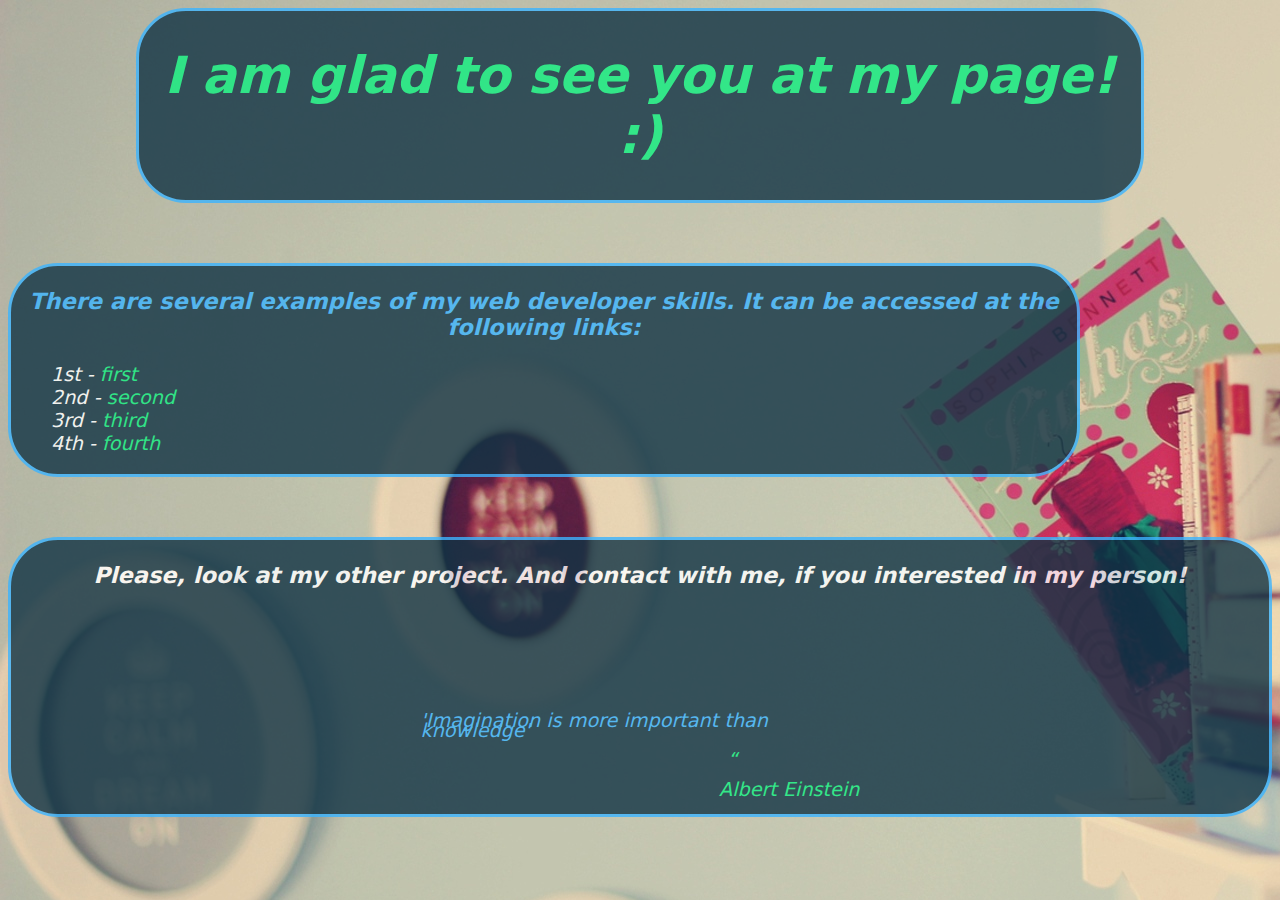
<file: index.html>
<!DOCTYPE html>
<html lang="en">
<head>
    <meta charset="UTF-8">
    <title>Hello!</title>
</head>
<body style="background-image: url('img/knigi_igrushka_polka_67634_1920x1080.jpg');">
    
    <header>
        <div class="title" style="text-align: center; font-family: Segoe, 'Segoe UI', 'DejaVu Sans', 
           'trebuchet MS', Verdana, 'sans-serif'; font-size: 2vw; font-style: italic; margin: 0 10vw; 
           background: #134; border: 3px solid #3bb4ff; border-radius: 50px; opacity: 0.8;" >
            <h1 style="color: #0fef7f">
                I am glad to see you at my page! :)
            </h1>
        </div>
    </header>
    
    <main>
        <div class="list" style="margin-top: 60px; font-family: Segoe, 'Segoe UI', 'DejaVu Sans', 
           'trebuchet MS', Verdana, 'sans-serif'; font-size: 1.5vw; font-style: italic;  background: #134; 
           border: 3px solid #3bb4ff; border-radius: 50px; opacity: 0.8; margin-right: 15vw;">
            <h3 style="color: #3bb4ff; text-align: center;">
                There are several examples of my web developer skills. It can be accessed at the following links:
            </h3>
            <ul style="list-style: none; text-decoration: none;">
                <li style="color: #fff;">1st - 
                    <a style="text-decoration: none; color: #0fef7f;" href="https://mrsmars.github.io/m1/" 
                       onmouseover="this.style.color='#fff';" onmouseout="this.style.color='#0fef7f';">
                        first
                    </a>
                </li>
                <li style="color: #fff;">2nd - 
                    <a style="text-decoration: none; color: #0fef7f;" href="https://mrsmars.github.io/m2/" 
                       onmouseover="this.style.color='#fff';" onmouseout="this.style.color='#0fef7f';">
                        second
                    </a>
                </li>
                <li style="color: #fff;">3rd - 
                    <a style="text-decoration: none; color: #0fef7f;" href="https://mrsmars.github.io/m3/" 
                       onmouseover="this.style.color='#fff';" onmouseout="this.style.color='#0fef7f';">
                        third
                    </a>
                </li>
                <li style="color: #fff;">4th - 
                    <a style="text-decoration: none; color: #0fef7f;" href="https://mrsmars.github.io/m4/" 
                       onmouseover="this.style.color='#fff';" onmouseout="this.style.color='#0fef7f';">
                        fourth
                    </a>
                </li>
            </ul>
        </div>
    </main>
    
    <footer>
        <div class="info" style="margin-top: 60px; font-family: Segoe, 'Segoe UI', 'DejaVu Sans', 
           'trebuchet MS', Verdana, 'sans-serif'; font-size: 1.5vw; font-style: italic;  background: #134; 
           border: 3px solid #3bb4ff; border-radius: 50px; opacity: 0.8;">
            <h3 style="color: #fff; text-align: center; margin-bottom: 50px;" >
                Please, look at my other project. And contact with me, if you interested in my person!
            </h3>
            <div class="words" style="margin: 10vw 32vw 0 32vw; line-height: 10px;">
               <p style="color: #3bb4ff">
                    'Imagination is more important than knowledge'
                <p style="color: #0fef7f; margin-left: 24vw;">
                    “
                </p>
                <p style="color: #0fef7f; text-align: right;">
                    Albert Einstein
                </p>
            </div>
        </div>
    </footer>
    
</body>
</html>
</file>
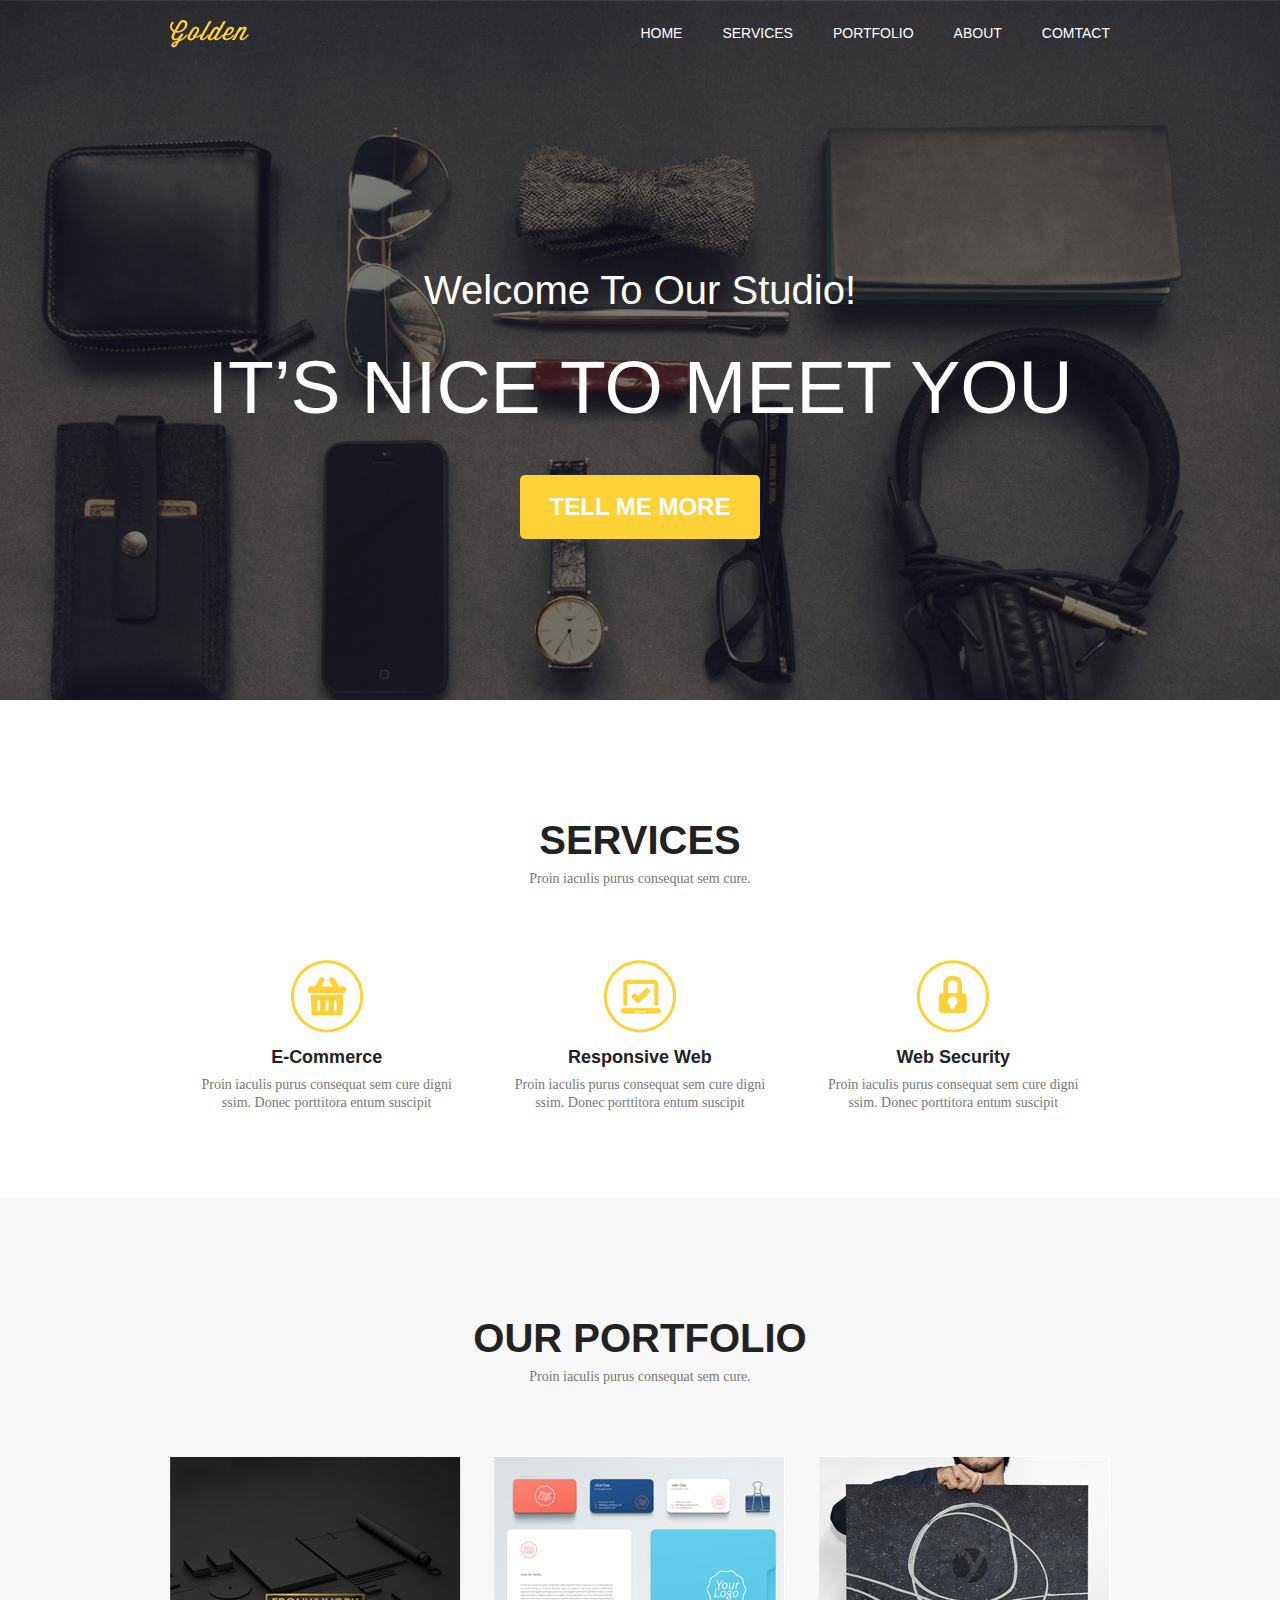
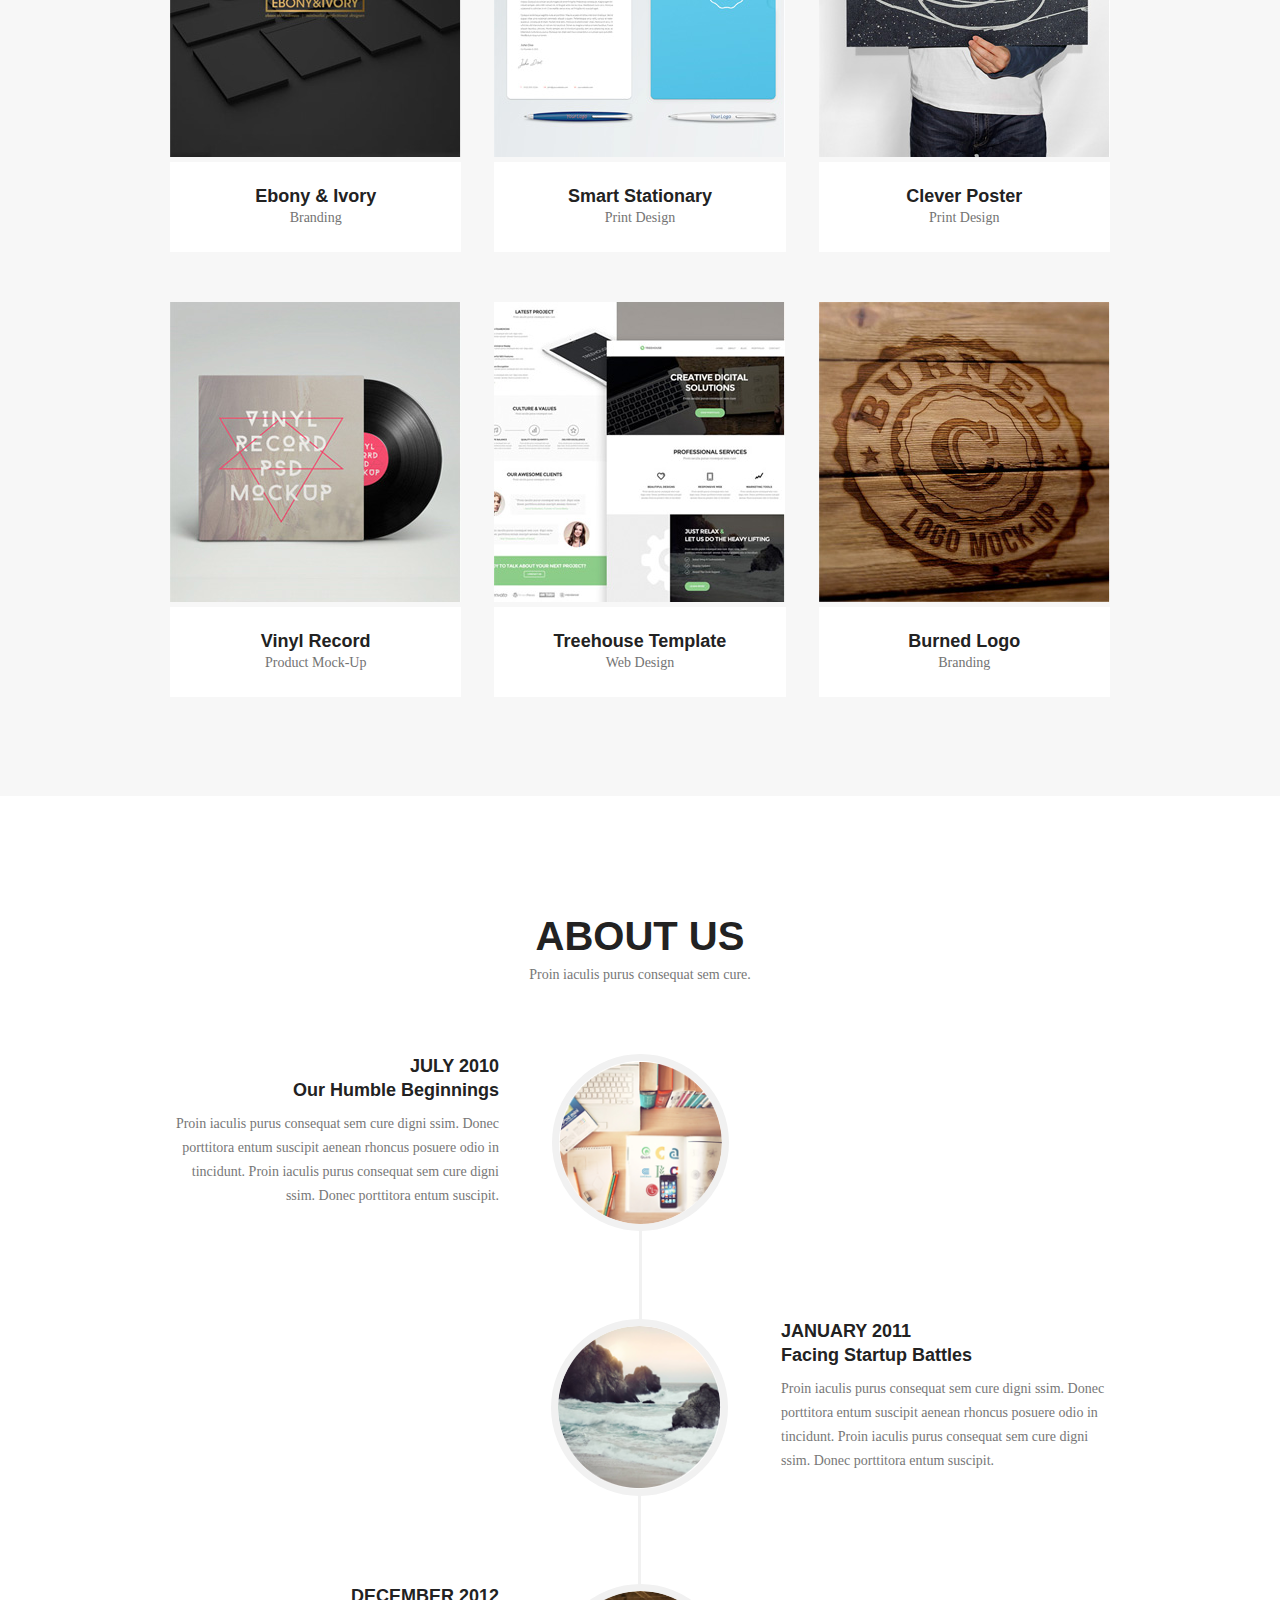
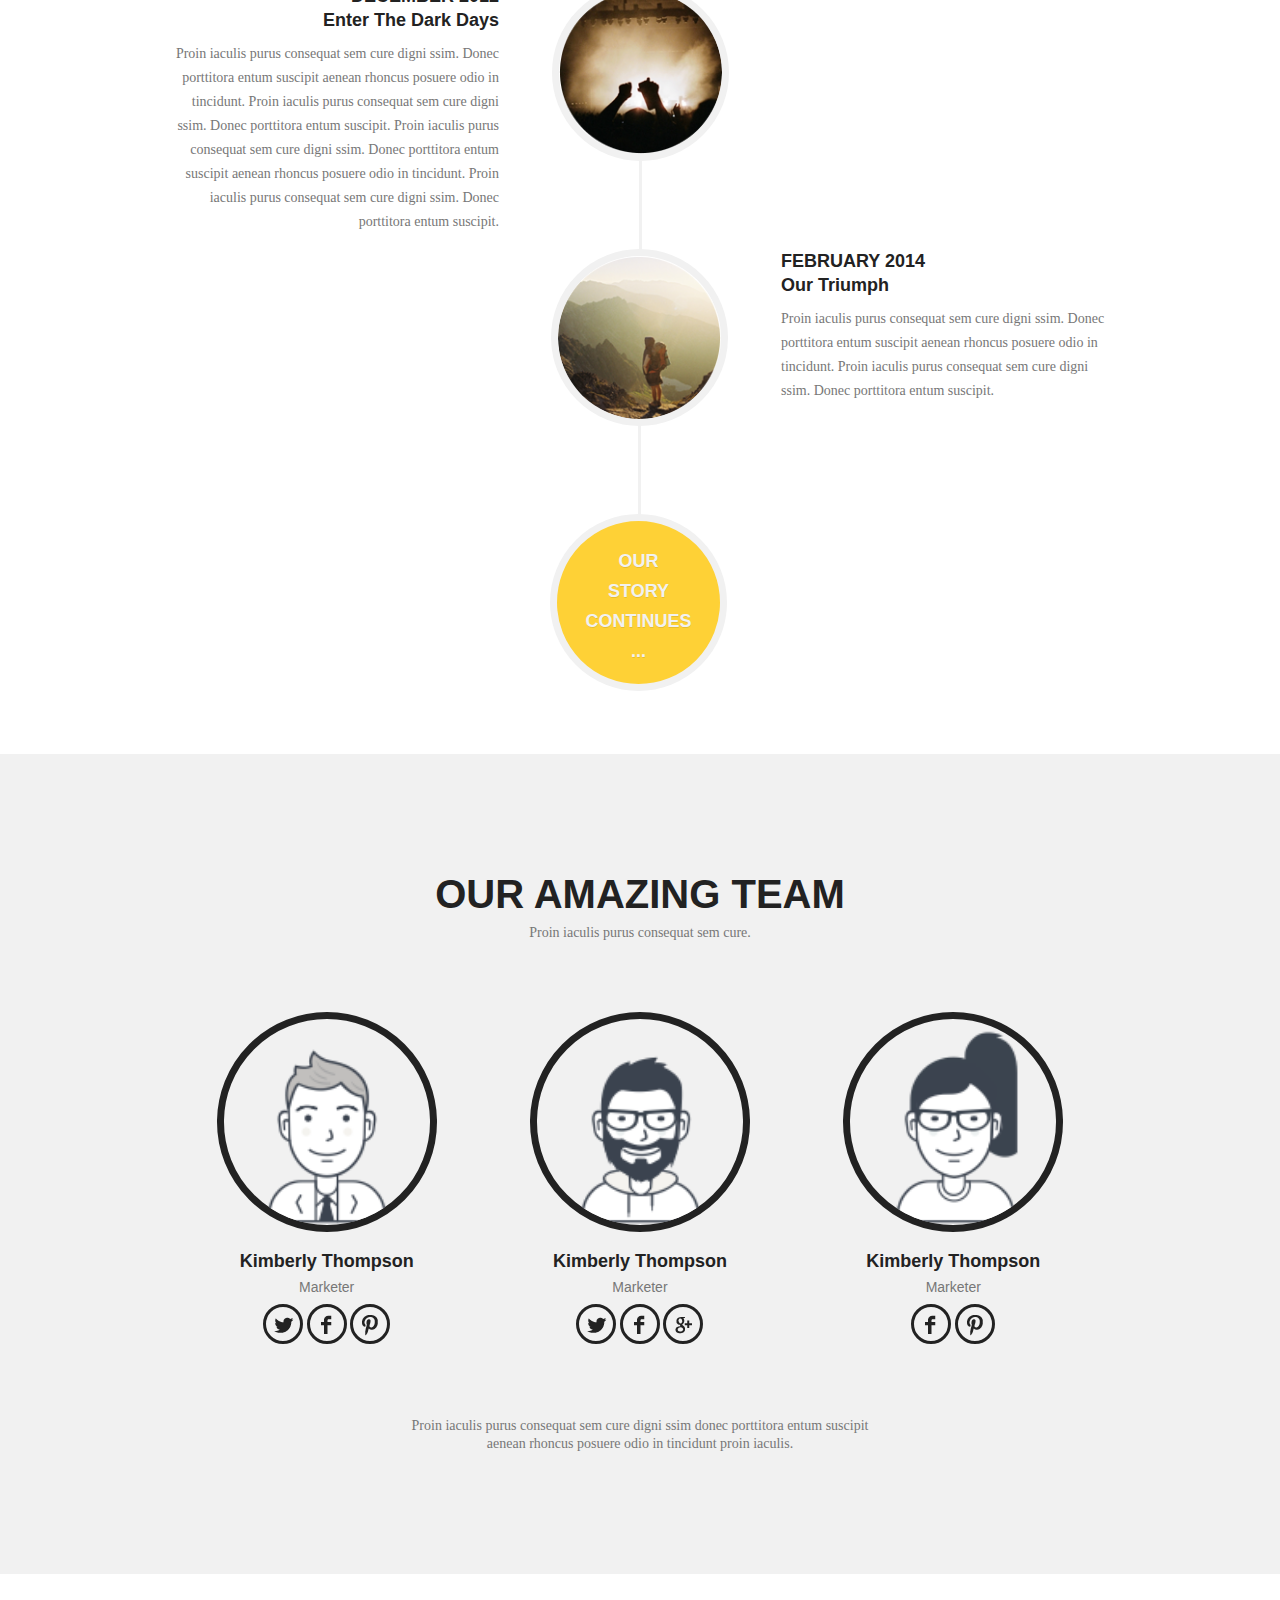
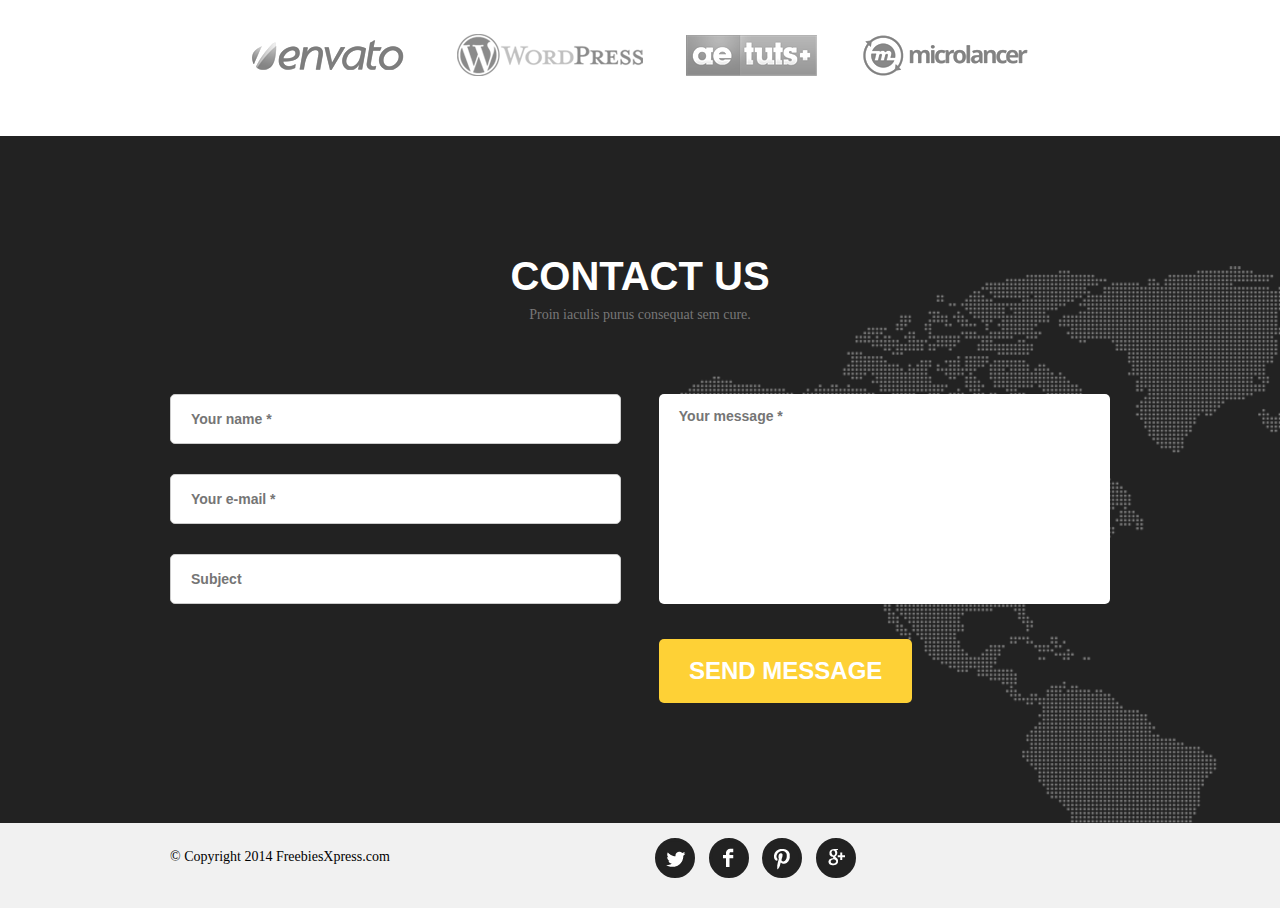
<file: m1/index.html>
<!DOCTYPE html>
<html lang="en">
<head>
    <meta charset="UTF-8">
    <title>Site</title>
    <link rel="stylesheet" href="css/style.css">
</head>
<body>
   <div id="wrapper">
       <div id="header">
           <div class="container clearfix">
              <div class="logo">
                  <a href="#">
                      <img src="img/logo.png" alt="">
                  </a>
              </div>
              <ul class="nav">
                  <li><a href="#">Home</a></li>
                  <li><a href="#">Services</a></li>
                  <li><a href="#">Portfolio</a></li>
                  <li><a href="#">About</a></li>
                  <li><a href="#">Comtact</a></li>
              </ul>    
           </div>
       </div>
       <div id="home">
           <div class="container">
              <h3>Welcome To Our Studio!</h3>
              <h1>It’s nice to Meet you</h1>
              <button class="btn">Tell Me More</button>
           </div>
       </div>
       <div id="services" class="box">
           <div class="container">
               <h2 class="title">Services</h2>
               <p class="descr">Proin iaculis purus consequat sem cure.</p>
               <div class="services-wrap clearfix">
                   <div class="services-item commerce">
                       <h5 class="title">E-Commerce</h5>
                       <p>
                           Proin iaculis purus consequat sem cure 
                            digni ssim. Donec porttitora entum suscipit 
                       </p>
                   </div>
                   <div class="services-item responsive" >
                       <h5 class="title">Responsive Web</h5>
                       <p>
                           Proin iaculis purus consequat sem cure 
                            digni ssim. Donec porttitora entum suscipit 
                       </p>
                   </div>
                   <div class="services-item security">
                       <h5 class="title">Web Security</h5>
                       <p>
                           Proin iaculis purus consequat sem cure 
                            digni ssim. Donec porttitora entum suscipit 
                       </p>
                   </div>
               </div>
           </div>
       </div>
         <div id="portfolio" class="box">
           <div class="container">
               <h2 class="title">Our portfolio</h2>
               <p class="descr">Proin iaculis purus consequat sem cure.</p>
               <div class="portfolio-wrap clearfix">
                 <div class="portfolio-item">
                     <a href=""><img src="img/portfolio-1.jpg" alt=""></a>
                     <div class="p-item-footer">
                         <h5 class="title">Ebony & Ivory</h5>
                         <span>Branding</span>
                     </div>
                 </div>
                 <div class="portfolio-item">
                     <a href=""><img src="img/portfolio-2.jpg" alt=""></a>
                     <div class="p-item-footer">
                         <h5 class="title">Smart Stationary</h5>
                         <span>Print Design</span>
                     </div>
                 </div>
                 <div class="portfolio-item">
                     <a href=""><img src="img/portfolio-3.jpg" alt=""></a>
                     <div class="p-item-footer">
                         <h5 class="title">Clever Poster</h5>
                         <span>Print Design</span>
                     </div>
                 </div>
                 <div class="portfolio-item">
                     <a href=""><img src="img/portfolio-4.jpg" alt=""></a>
                     <div class="p-item-footer">
                         <h5 class="title">Vinyl Record</h5>
                         <span>Product Mock-Up</span>
                     </div>
                 </div>
                 <div class="portfolio-item">
                     <a href=""><img src="img/portfolio-5.jpg" alt=""></a>
                     <div class="p-item-footer">
                         <h5 class="title">Treehouse Template</h5>
                         <span>Web Design</span>
                     </div>
                 </div>
                 <div class="portfolio-item">
                     <a href=""><img src="img/portfolio-6.jpg" alt=""></a>
                     <div class="p-item-footer">
                         <h5 class="title">Burned Logo</h5>
                         <span>Branding</span>
                     </div>
                 </div>
               </div>
           </div>
       </div>
       <div id="about" name="about" class="box">
           <div class="container">
               <h2 class="title">About Us</h2>
               <p class="descr">Proin iaculis purus consequat sem cure.</p>
               <div class="about-wrap">
                  <div class="about-item clearfix">
                      <div class="about-text left text-right">
                         <h5 class="title"><span>July 2010</span><br>Our Humble Beginnings</h5>
                         <p>
                           Proin iaculis purus consequat sem cure
                           digni ssim. Donec porttitora entum suscipit
                           aenean rhoncus posuere odio in tincidunt. Proin
                           iaculis purus consequat sem cure digni
                           ssim. Donec porttitora entum suscipit.                           
                        </p>
                      </div>
                      <div class="about-img left">
                         <img src="img/about-1.png" alt="">
                      </div>
                  </div>
                  <div class="about-item clearfix">
                      <div class="about-text right text-left">
                          <h5 class="title"><span>January 2011</span><br>Facing Startup Battles</h5>
                         <p>
                           Proin iaculis purus consequat sem cure
                           digni ssim. Donec porttitora entum suscipit
                           aenean rhoncus posuere odio in tincidunt. Proin
                           iaculis purus consequat sem cure digni
                           ssim. Donec porttitora entum suscipit.                           
                        </p>
                      </div>
                      <div class="about-img right">
                         <img src="img/about-2.png" alt="">
                      </div>
                  </div>
                  <div class="about-item clearfix">
                      <div class="about-text left text-right">
                         <h5 class="title"><span>December 2012</span><br>Enter The Dark Days</h5>
                         <p>
                           Proin iaculis purus consequat sem cure
                           digni ssim. Donec porttitora entum suscipit
                           aenean rhoncus posuere odio in tincidunt. Proin
                           iaculis purus consequat sem cure digni
                           ssim. Donec porttitora entum suscipit.   
                           Proin iaculis purus consequat sem cure
                           digni ssim. Donec porttitora entum suscipit
                           aenean rhoncus posuere odio in tincidunt. Proin
                           iaculis purus consequat sem cure digni
                           ssim. Donec porttitora entum suscipit.   
                        </p>
                      </div>
                      <div class="about-img left">
                         <img src="img/about-3.png" alt="">
                      </div>
                  </div>
                  <div class="about-item clearfix">
                      <div class="about-text right text-left">
                         <h5 class="title"><span>February 2014</span><br>Our Triumph</h5>
                         <p>
                           Proin iaculis purus consequat sem cure
                           digni ssim. Donec porttitora entum suscipit
                           aenean rhoncus posuere odio in tincidunt. Proin
                           iaculis purus consequat sem cure digni
                           ssim. Donec porttitora entum suscipit.                           
                        </p>
                      </div>
                      <div class="about-img right">
                         <img src="img/about-4.png" alt="">
                      </div>
                  </div>
                  <div class="about-item clearfix">
                      <div class="about-text left">
                      <a href="#" class="about-link">Our<br>Story<br>Continues<br>...</a>
                      </div>
                   </div>
               </div>
           </div>
       </div>
        <div id="team" class="box">
            <div class="container">
                <h2 class="title">our amazing team</h2>
                <p class="descr">Proin iaculis purus consequat sem cure. </p>
                <div class="team-wrap clearfix">
                    <div class="team-item">
                        <img src="img/users1.png" height="220" width="220" alt="">
                        <h5 class="title">Kimberly Thompson</h5>
                        <p class="cat">Marketer</p>
                        <div class="social">
                            <a href="#" class="ic-tw">&nbsp;</a>
                            <a href="#" class="ic-fb">&nbsp;</a>
                            <a href="#" class="ic-pn">&nbsp;</a>
                        </div>
                    </div>
                    <div class="team-item">
                        <img src="img/users3.png" height="220" width="220" alt="">
                        <h5 class="title">Kimberly Thompson</h5>
                        <p class="cat">Marketer</p>
                        <div class="social">
                            <a href="#" class="ic-tw">&nbsp;</a>
                            <a href="#" class="ic-fb">&nbsp;</a>
                            <a href="#" class="ic-gl">&nbsp;</a>
                        </div>
                    </div>
                    <div class="team-item">
                        <img src="img/users4.png" height="220" width="220" alt="">
                        <h5 class="title">Kimberly Thompson</h5>
                        <p class="cat">Marketer</p>
                        <div class="social">
                            <a href="#" class="ic-fb">&nbsp;</a>
                            <a href="#" class="ic-pn">&nbsp;</a>
                        </div>
                    </div>
                </div>
                <p class="descr team-info">
                    Proin iaculis purus consequat sem cure  digni ssim donec porttitora entum suscipit <br>
                    aenean rhoncus posuere odio in tincidunt proin iaculis.
                </p>
            </div>
       </div>
       <div id="brand">
           <div class="container">
               <a href="#"><img src="img/brand-1.png" alt=""></a>
               <a href="#"><img src="img/brand-2.png" alt=""></a>
               <a href="#"><img src="img/brand-3.png" alt=""></a>
               <a href="#"><img src="img/brand-4.png" alt=""></a>
           </div>
       </div>
       <div id="contact" name="contact" class="box">
           <div class="container">
               <h2 class="title">Contact us</h2>
               <p class="descr">Proin iaculis purus consequat sem cure. </p>
               <form action="#" id="message">
                  <div class="clearfix">
                      <div class="left">
                         <input type="text" placeholder="Your name *">
                         <input type="text" placeholder="Your e-mail *">
                         <input type="text" placeholder="Subject">    
                      </div>
                      <div class="right">
                          <textarea cols="0" rows="0" placeholder="Your message *"></textarea>
                      </div>
                  </div>
                  <input type="submit" value="Send Message" class="btn"> 
               </form>
           </div>
       </div>
       <div id="copyright">
           <div class="container clearfix">
               <p class="left">&copy; Copyright 2014 FreebiesXpress.com</p>
               <div class="social">
                   <a href="#" class="ic-tw black"></a>
                   <a href="#" class="ic-fb black"></a>
                   <a href="#" class="ic-pn black"></a>
                   <a href="#" class="ic-gl black"></a>
               </div>
           </div>
       </div>
   </div>
</body>
</html>
</file>
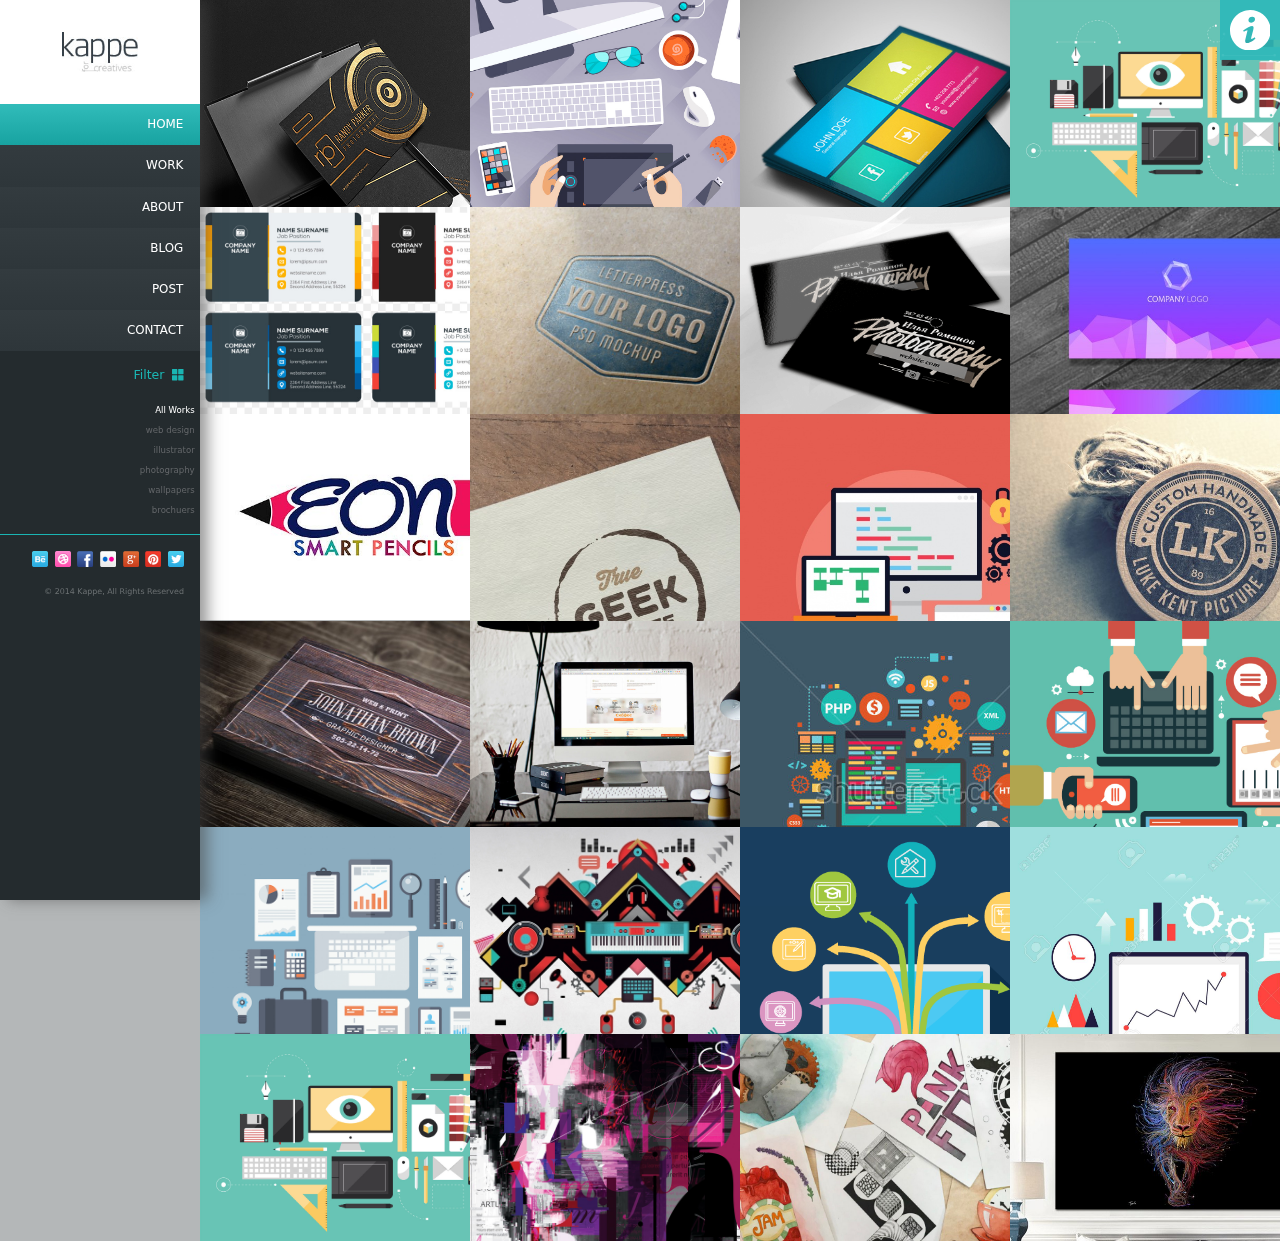
<file: m4/index.html>
<!DOCTYPE html>
<html lang="en">
<head>
    <meta charset="UTF-8">
    <title></title>
    <link rel="stylesheet" href="CSS/style.css">
    <script src="JS/jq.js"></script>
    <script src="JS/control.js"></script>
</head>
<body>
  
    <div id="info_box">
        <ul>
            <li><svg version="1.1" id="Capa_1" xmlns="http://www.w3.org/2000/svg" xmlns:xlink="http://www.w3.org/1999/xlink" x="0px" y="0px" viewBox="0 0 348.077 348.077" style="enable-background:new 0 0 348.077 348.077;" xml:space="preserve">
                    <path d="M340.273,275.083l-53.755-53.761c-10.707-10.664-28.438-10.34-39.518,0.744l-27.082,27.076
                        c-1.711-0.943-3.482-1.928-5.344-2.973c-17.102-9.476-40.509-22.464-65.14-47.113c-24.704-24.701-37.704-48.144-47.209-65.257
                        c-1.003-1.813-1.964-3.561-2.913-5.221l18.176-18.149l8.936-8.947c11.097-11.1,11.403-28.826,0.721-39.521L73.39,8.194
                        C62.708-2.486,44.969-2.162,33.872,8.938l-15.15,15.237l0.414,0.411c-5.08,6.482-9.325,13.958-12.484,22.02
                        C3.74,54.28,1.927,61.603,1.098,68.941C-6,127.785,20.89,181.564,93.866,254.541c100.875,100.868,182.167,93.248,185.674,92.876
                        c7.638-0.913,14.958-2.738,22.397-5.627c7.992-3.122,15.463-7.361,21.941-12.43l0.331,0.294l15.348-15.029
                        C350.631,303.527,350.95,285.795,340.273,275.083z"/>
                </svg> 9930 1234 5679</li>
            <li><svg version="1.1" id="Capa_1" xmlns="http://www.w3.org/2000/svg" xmlns:xlink="http://www.w3.org/1999/xlink" x="0px" y="0px" viewBox="0 0 550.795 550.795" style="enable-background:new 0 0 550.795 550.795;" xml:space="preserve">
                    <path d="M501.613,491.782c12.381,0,23.109-4.088,32.229-12.16L377.793,323.567c-3.744,2.681-7.373,5.288-10.801,7.767
                        c-11.678,8.604-21.156,15.318-28.434,20.129c-7.277,4.822-16.959,9.737-29.045,14.755c-12.094,5.024-23.361,7.528-33.813,7.528
                        h-0.306h-0.306c-10.453,0-21.72-2.503-33.813-7.528c-12.093-5.018-21.775-9.933-29.045-14.755
                        c-7.277-4.811-16.75-11.524-28.434-20.129c-3.256-2.387-6.867-5.006-10.771-7.809L16.946,479.622
                        c9.119,8.072,19.854,12.16,32.234,12.16H501.613z"/>
                    <path d="M31.047,225.299C19.37,217.514,9.015,208.598,0,198.555V435.98l137.541-137.541
                        C110.025,279.229,74.572,254.877,31.047,225.299z"/>
                    <path d="M520.059,225.299c-41.865,28.336-77.447,52.73-106.75,73.195l137.486,137.492V198.555
                        C541.98,208.396,531.736,217.306,520.059,225.299z"/>
                    <path d="M501.613,59.013H49.181c-15.784,0-27.919,5.33-36.42,15.979C4.253,85.646,0.006,98.97,0.006,114.949
                        c0,12.907,5.636,26.892,16.903,41.959c11.267,15.061,23.256,26.891,35.961,35.496c6.965,4.921,27.969,19.523,63.012,43.801
                        c18.917,13.109,35.368,24.535,49.505,34.395c12.05,8.396,22.442,15.667,31.022,21.701c0.985,0.691,2.534,1.799,4.59,3.269
                        c2.215,1.591,5.018,3.61,8.476,6.107c6.659,4.816,12.191,8.709,16.597,11.683c4.4,2.975,9.731,6.298,15.985,9.988
                        c6.249,3.685,12.143,6.456,17.675,8.299c5.533,1.842,10.655,2.766,15.367,2.766h0.306h0.306c4.711,0,9.834-0.924,15.368-2.766
                        c5.531-1.843,11.42-4.608,17.674-8.299c6.248-3.69,11.572-7.02,15.986-9.988c4.406-2.974,9.938-6.866,16.598-11.683
                        c3.451-2.497,6.254-4.517,8.469-6.102c2.057-1.476,3.605-2.577,4.596-3.274c6.684-4.651,17.1-11.892,31.104-21.616
                        c25.482-17.705,63.01-43.764,112.742-78.281c14.957-10.447,27.453-23.054,37.496-37.803c10.025-14.749,15.051-30.22,15.051-46.408
                        c0-13.525-4.873-25.098-14.598-34.737C526.461,63.829,514.932,59.013,501.613,59.013z"/>
                </svg> contact@domain.com</li>
            <li><svg version="1.1" id="Capa_1" xmlns="http://www.w3.org/2000/svg" xmlns:xlink="http://www.w3.org/1999/xlink" x="0px" y="0px" viewBox="0 0 495.398 495.398" style="enable-background:new 0 0 495.398 495.398;" xml:space="preserve">
                    <path d="M487.083,225.514l-75.08-75.08V63.704c0-15.682-12.708-28.391-28.413-28.391c-15.669,0-28.377,12.709-28.377,28.391
                        v29.941L299.31,37.74c-27.639-27.624-75.694-27.575-103.27,0.05L8.312,225.514c-11.082,11.104-11.082,29.071,0,40.158
                        c11.087,11.101,29.089,11.101,40.172,0l187.71-187.729c6.115-6.083,16.893-6.083,22.976-0.018l187.742,187.747
                        c5.567,5.551,12.825,8.312,20.081,8.312c7.271,0,14.541-2.764,20.091-8.312C498.17,254.586,498.17,236.619,487.083,225.514z"/>
                    <path d="M257.561,131.836c-5.454-5.451-14.285-5.451-19.723,0L72.712,296.913c-2.607,2.606-4.085,6.164-4.085,9.877v120.401
                        c0,28.253,22.908,51.16,51.16,51.16h81.754v-126.61h92.299v126.61h81.755c28.251,0,51.159-22.907,51.159-51.159V306.79
                        c0-3.713-1.465-7.271-4.085-9.877L257.561,131.836z"/>
                </svg> street adress example</li>
        </ul>
    </div>
   
    <header class="flex__jcontent_start">
       <div id="logo" class="main_flex__nowrap flex__jcontent_center flex__align-items_center">
           <img src="img/logo.jpg" alt="">
       </div>
        
        <button type="button" id="menu_btn">Menu</button>
        
        <nav id="main_nav">
           <li><a class="active" href="index.html">Home</a></li>
           <li><a href="work.html">Work</a></li>
           <li><a href="about.html">About</a></li>
           <li><a href="blog.html">Blog</a></li>
           <li><a href="post.html">Post</a></li>
           <li><a href="contact.html">Contact</a></li>
        </nav>
        
        <div id="filter">
           <div id="title_filter" class="main_flex__nowrap flex__jcontent_end flex__align-center_center flex__align-items_center">
               Filter <svg version="1.1" id="Capa_1" xmlns="http://www.w3.org/2000/svg" xmlns:xlink="http://www.w3.org/1999/xlink" x="0px" y="0px" viewBox="0 0 271.673 271.673" style="enable-background:new 0 0 271.673 271.673;" xml:space="preserve">

                <path d="M114.939,0H10.449C4.678,0,0,4.678,0,10.449v104.49c0,5.771,4.678,10.449,10.449,10.449h104.49
                    c5.771,0,10.449-4.678,10.449-10.449V10.449C125.388,4.678,120.71,0,114.939,0z"/>
                <path d="M261.224,0h-104.49c-5.771,0-10.449,4.678-10.449,10.449v104.49c0,5.771,4.678,10.449,10.449,10.449h104.49
                    c5.771,0,10.449-4.678,10.449-10.449V10.449C271.673,4.678,266.995,0,261.224,0z"/>
                <path d="M114.939,146.286H10.449C4.678,146.286,0,150.964,0,156.735v104.49c0,5.771,4.678,10.449,10.449,10.449h104.49
                    c5.771,0,10.449-4.678,10.449-10.449v-104.49C125.388,150.964,120.71,146.286,114.939,146.286z"/>
                <path d="M261.224,146.286h-104.49c-5.771,0-10.449,4.678-10.449,10.449v104.49c0,5.771,4.678,10.449,10.449,10.449h104.49
                    c5.771,0,10.449-4.678,10.449-10.449v-104.49C271.673,150.964,266.995,146.286,261.224,146.286z"/>
            </svg>
        </div>
            <ul>
                <li><a class="active" href="#">All Works</a></li>
                <li><a href="#">web design</a></li>
                <li><a href="#">illustrator</a></li>
                <li><a href="#">photography</a></li>
                <li><a href="#">wallpapers</a></li>
                <li><a href="#">brochuers</a></li>
            </ul>
       </div>
       
       <div id="soc_bar" class="main_flex__nowrap flex__jcontent_end flex__align-items_center">
            <a href="#"><img src="img/webicon-behance.png" alt=""></a>
            <a href="#"><img src="img/webicon-dribbble.png" alt=""></a>
            <a href="#"><img src="img/webicon-facebook.png" alt=""></a>
            <a href="#"><img src="img/webicon-flickr.png" alt=""></a>
            <a href="#"><img src="img/webicon-googleplus.png" alt=""></a>
            <a href="#"><img src="img/webicon-pinterest.png" alt=""></a>
            <a href="#"><img src="img/webicon-twitter.png" alt=""></a>
       </div>
       
       <p id="cop">© 2014 Kappe, All Rights Reserved</p>
        
   </header>
    
    <main>
        
        <div class="work_list main_flex flex_jcontent_start">
            
            <div class="work_box">
                <img src="img/main_1.jpg" alt="">
                <a href="#">
                    <h2>Cool App Design</h2>
                    <h3>development, mobile</h3>
                    <p class="arrow">
                        <svg version="1.1" id="" xmlns="http://www.w3.org/2000/svg" xmlns:xlink="http://www.w3.org/1999/xlink" x="0px" y="0px" viewBox="0 0 294.997 294.997" style="enable-background:new 0 0 294.997 294.997;" xml:space="preserve">
                            <path d="M286.36,98.016c-13.223-37.091-40.098-66.813-75.675-83.691C175.109-2.554,135.088-4.567,97.997,8.656
                                C60.906,21.879,31.183,48.754,14.305,84.331C-2.572,119.908-4.585,159.928,8.637,197.02c1.113,3.122,4.547,4.748,7.667,3.637
                                c3.122-1.113,4.75-4.545,3.637-7.667C7.794,158.918,9.643,122.155,25.147,89.474s42.807-57.369,76.879-69.515
                                c34.072-12.146,70.836-10.296,103.516,5.207c32.682,15.504,57.369,42.807,69.516,76.879c12.146,34.072,10.297,70.835-5.207,103.516
                                s-42.807,57.369-76.879,69.515c-38.189,13.613-80.082,9.493-114.935-11.304c-2.848-1.699-6.529-0.768-8.227,2.078
                                c-1.698,2.846-0.768,6.529,2.078,8.227c23.207,13.848,49.276,20.903,75.541,20.902c16.674,0,33.43-2.845,49.572-8.599
                                c37.092-13.223,66.813-40.098,83.691-75.675C297.57,175.127,299.583,135.107,286.36,98.016z"/>
                            <path d="M213.499,147.518c0-3.313-2.687-6-6-6H58.069c-3.314,0-6,2.687-6,6s2.686,6,6,6h149.43
                                C210.812,153.518,213.499,150.831,213.499,147.518z"/>
                            <path d="M165.686,210.275c-2.344,2.343-2.344,6.142,0,8.485c1.171,1.171,2.707,1.757,4.242,1.757s3.071-0.586,4.242-1.757l67-67
                                c2.344-2.343,2.344-6.142,0-8.485l-67-67c-2.342-2.343-6.143-2.343-8.484,0c-2.344,2.343-2.344,6.142,0,8.485l62.757,62.757
                                L165.686,210.275z"/>
                        </svg>
                    </p>
                </a>
            </div>
            <div class="work_box">
                <img src="img/main_2.jpg" alt="">
                <a href="#">
                    <h2>Cool App Design</h2>
                    <h3>development, mobile</h3>
                    <p class="arrow">
                        <svg version="1.1" id="" xmlns="http://www.w3.org/2000/svg" xmlns:xlink="http://www.w3.org/1999/xlink" x="0px" y="0px" viewBox="0 0 294.997 294.997" style="enable-background:new 0 0 294.997 294.997;" xml:space="preserve">
                            <path d="M286.36,98.016c-13.223-37.091-40.098-66.813-75.675-83.691C175.109-2.554,135.088-4.567,97.997,8.656
                                C60.906,21.879,31.183,48.754,14.305,84.331C-2.572,119.908-4.585,159.928,8.637,197.02c1.113,3.122,4.547,4.748,7.667,3.637
                                c3.122-1.113,4.75-4.545,3.637-7.667C7.794,158.918,9.643,122.155,25.147,89.474s42.807-57.369,76.879-69.515
                                c34.072-12.146,70.836-10.296,103.516,5.207c32.682,15.504,57.369,42.807,69.516,76.879c12.146,34.072,10.297,70.835-5.207,103.516
                                s-42.807,57.369-76.879,69.515c-38.189,13.613-80.082,9.493-114.935-11.304c-2.848-1.699-6.529-0.768-8.227,2.078
                                c-1.698,2.846-0.768,6.529,2.078,8.227c23.207,13.848,49.276,20.903,75.541,20.902c16.674,0,33.43-2.845,49.572-8.599
                                c37.092-13.223,66.813-40.098,83.691-75.675C297.57,175.127,299.583,135.107,286.36,98.016z"/>
                            <path d="M213.499,147.518c0-3.313-2.687-6-6-6H58.069c-3.314,0-6,2.687-6,6s2.686,6,6,6h149.43
                                C210.812,153.518,213.499,150.831,213.499,147.518z"/>
                            <path d="M165.686,210.275c-2.344,2.343-2.344,6.142,0,8.485c1.171,1.171,2.707,1.757,4.242,1.757s3.071-0.586,4.242-1.757l67-67
                                c2.344-2.343,2.344-6.142,0-8.485l-67-67c-2.342-2.343-6.143-2.343-8.484,0c-2.344,2.343-2.344,6.142,0,8.485l62.757,62.757
                                L165.686,210.275z"/>
                        </svg>
                    </p>
                </a>
            </div>
            <div class="work_box">
                <img src="img/main_3.jpg" alt="">
                <a href="#">
                    <h2>Cool App Design</h2>
                    <h3>development, mobile</h3>
                    <p class="arrow">
                        <svg version="1.1" id="" xmlns="http://www.w3.org/2000/svg" xmlns:xlink="http://www.w3.org/1999/xlink" x="0px" y="0px" viewBox="0 0 294.997 294.997" style="enable-background:new 0 0 294.997 294.997;" xml:space="preserve">
                            <path d="M286.36,98.016c-13.223-37.091-40.098-66.813-75.675-83.691C175.109-2.554,135.088-4.567,97.997,8.656
                                C60.906,21.879,31.183,48.754,14.305,84.331C-2.572,119.908-4.585,159.928,8.637,197.02c1.113,3.122,4.547,4.748,7.667,3.637
                                c3.122-1.113,4.75-4.545,3.637-7.667C7.794,158.918,9.643,122.155,25.147,89.474s42.807-57.369,76.879-69.515
                                c34.072-12.146,70.836-10.296,103.516,5.207c32.682,15.504,57.369,42.807,69.516,76.879c12.146,34.072,10.297,70.835-5.207,103.516
                                s-42.807,57.369-76.879,69.515c-38.189,13.613-80.082,9.493-114.935-11.304c-2.848-1.699-6.529-0.768-8.227,2.078
                                c-1.698,2.846-0.768,6.529,2.078,8.227c23.207,13.848,49.276,20.903,75.541,20.902c16.674,0,33.43-2.845,49.572-8.599
                                c37.092-13.223,66.813-40.098,83.691-75.675C297.57,175.127,299.583,135.107,286.36,98.016z"/>
                            <path d="M213.499,147.518c0-3.313-2.687-6-6-6H58.069c-3.314,0-6,2.687-6,6s2.686,6,6,6h149.43
                                C210.812,153.518,213.499,150.831,213.499,147.518z"/>
                            <path d="M165.686,210.275c-2.344,2.343-2.344,6.142,0,8.485c1.171,1.171,2.707,1.757,4.242,1.757s3.071-0.586,4.242-1.757l67-67
                                c2.344-2.343,2.344-6.142,0-8.485l-67-67c-2.342-2.343-6.143-2.343-8.484,0c-2.344,2.343-2.344,6.142,0,8.485l62.757,62.757
                                L165.686,210.275z"/>
                        </svg>
                    </p>
                </a>
            </div>
            <div class="work_box">
                <img src="img/main_4.jpg" alt="">
                <a href="#">
                    <h2>Cool App Design</h2>
                    <h3>development, mobile</h3>
                    <p class="arrow">
                        <svg version="1.1" id="" xmlns="http://www.w3.org/2000/svg" xmlns:xlink="http://www.w3.org/1999/xlink" x="0px" y="0px" viewBox="0 0 294.997 294.997" style="enable-background:new 0 0 294.997 294.997;" xml:space="preserve">
                            <path d="M286.36,98.016c-13.223-37.091-40.098-66.813-75.675-83.691C175.109-2.554,135.088-4.567,97.997,8.656
                                C60.906,21.879,31.183,48.754,14.305,84.331C-2.572,119.908-4.585,159.928,8.637,197.02c1.113,3.122,4.547,4.748,7.667,3.637
                                c3.122-1.113,4.75-4.545,3.637-7.667C7.794,158.918,9.643,122.155,25.147,89.474s42.807-57.369,76.879-69.515
                                c34.072-12.146,70.836-10.296,103.516,5.207c32.682,15.504,57.369,42.807,69.516,76.879c12.146,34.072,10.297,70.835-5.207,103.516
                                s-42.807,57.369-76.879,69.515c-38.189,13.613-80.082,9.493-114.935-11.304c-2.848-1.699-6.529-0.768-8.227,2.078
                                c-1.698,2.846-0.768,6.529,2.078,8.227c23.207,13.848,49.276,20.903,75.541,20.902c16.674,0,33.43-2.845,49.572-8.599
                                c37.092-13.223,66.813-40.098,83.691-75.675C297.57,175.127,299.583,135.107,286.36,98.016z"/>
                            <path d="M213.499,147.518c0-3.313-2.687-6-6-6H58.069c-3.314,0-6,2.687-6,6s2.686,6,6,6h149.43
                                C210.812,153.518,213.499,150.831,213.499,147.518z"/>
                            <path d="M165.686,210.275c-2.344,2.343-2.344,6.142,0,8.485c1.171,1.171,2.707,1.757,4.242,1.757s3.071-0.586,4.242-1.757l67-67
                                c2.344-2.343,2.344-6.142,0-8.485l-67-67c-2.342-2.343-6.143-2.343-8.484,0c-2.344,2.343-2.344,6.142,0,8.485l62.757,62.757
                                L165.686,210.275z"/>
                        </svg>
                    </p>
                </a>
            </div>
            <div class="work_box">
                <img src="img/main_5.jpg" alt="">
                <a href="#">
                    <h2>Cool App Design</h2>
                    <h3>development, mobile</h3>
                    <p class="arrow">
                        <svg version="1.1" id="" xmlns="http://www.w3.org/2000/svg" xmlns:xlink="http://www.w3.org/1999/xlink" x="0px" y="0px" viewBox="0 0 294.997 294.997" style="enable-background:new 0 0 294.997 294.997;" xml:space="preserve">
                            <path d="M286.36,98.016c-13.223-37.091-40.098-66.813-75.675-83.691C175.109-2.554,135.088-4.567,97.997,8.656
                                C60.906,21.879,31.183,48.754,14.305,84.331C-2.572,119.908-4.585,159.928,8.637,197.02c1.113,3.122,4.547,4.748,7.667,3.637
                                c3.122-1.113,4.75-4.545,3.637-7.667C7.794,158.918,9.643,122.155,25.147,89.474s42.807-57.369,76.879-69.515
                                c34.072-12.146,70.836-10.296,103.516,5.207c32.682,15.504,57.369,42.807,69.516,76.879c12.146,34.072,10.297,70.835-5.207,103.516
                                s-42.807,57.369-76.879,69.515c-38.189,13.613-80.082,9.493-114.935-11.304c-2.848-1.699-6.529-0.768-8.227,2.078
                                c-1.698,2.846-0.768,6.529,2.078,8.227c23.207,13.848,49.276,20.903,75.541,20.902c16.674,0,33.43-2.845,49.572-8.599
                                c37.092-13.223,66.813-40.098,83.691-75.675C297.57,175.127,299.583,135.107,286.36,98.016z"/>
                            <path d="M213.499,147.518c0-3.313-2.687-6-6-6H58.069c-3.314,0-6,2.687-6,6s2.686,6,6,6h149.43
                                C210.812,153.518,213.499,150.831,213.499,147.518z"/>
                            <path d="M165.686,210.275c-2.344,2.343-2.344,6.142,0,8.485c1.171,1.171,2.707,1.757,4.242,1.757s3.071-0.586,4.242-1.757l67-67
                                c2.344-2.343,2.344-6.142,0-8.485l-67-67c-2.342-2.343-6.143-2.343-8.484,0c-2.344,2.343-2.344,6.142,0,8.485l62.757,62.757
                                L165.686,210.275z"/>
                        </svg>
                    </p>
                </a>
            </div>
            <div class="work_box">
                <img src="img/main_6.jpg" alt="">
                <a href="#">
                    <h2>Cool App Design</h2>
                    <h3>development, mobile</h3>
                    <p class="arrow">
                        <svg version="1.1" id="" xmlns="http://www.w3.org/2000/svg" xmlns:xlink="http://www.w3.org/1999/xlink" x="0px" y="0px" viewBox="0 0 294.997 294.997" style="enable-background:new 0 0 294.997 294.997;" xml:space="preserve">
                            <path d="M286.36,98.016c-13.223-37.091-40.098-66.813-75.675-83.691C175.109-2.554,135.088-4.567,97.997,8.656
                                C60.906,21.879,31.183,48.754,14.305,84.331C-2.572,119.908-4.585,159.928,8.637,197.02c1.113,3.122,4.547,4.748,7.667,3.637
                                c3.122-1.113,4.75-4.545,3.637-7.667C7.794,158.918,9.643,122.155,25.147,89.474s42.807-57.369,76.879-69.515
                                c34.072-12.146,70.836-10.296,103.516,5.207c32.682,15.504,57.369,42.807,69.516,76.879c12.146,34.072,10.297,70.835-5.207,103.516
                                s-42.807,57.369-76.879,69.515c-38.189,13.613-80.082,9.493-114.935-11.304c-2.848-1.699-6.529-0.768-8.227,2.078
                                c-1.698,2.846-0.768,6.529,2.078,8.227c23.207,13.848,49.276,20.903,75.541,20.902c16.674,0,33.43-2.845,49.572-8.599
                                c37.092-13.223,66.813-40.098,83.691-75.675C297.57,175.127,299.583,135.107,286.36,98.016z"/>
                            <path d="M213.499,147.518c0-3.313-2.687-6-6-6H58.069c-3.314,0-6,2.687-6,6s2.686,6,6,6h149.43
                                C210.812,153.518,213.499,150.831,213.499,147.518z"/>
                            <path d="M165.686,210.275c-2.344,2.343-2.344,6.142,0,8.485c1.171,1.171,2.707,1.757,4.242,1.757s3.071-0.586,4.242-1.757l67-67
                                c2.344-2.343,2.344-6.142,0-8.485l-67-67c-2.342-2.343-6.143-2.343-8.484,0c-2.344,2.343-2.344,6.142,0,8.485l62.757,62.757
                                L165.686,210.275z"/>
                        </svg>
                    </p>
                </a>
            </div>
            <div class="work_box">
                <img src="img/main_7.png" alt="">
                <a href="#">
                    <h2>Cool App Design</h2>
                    <h3>development, mobile</h3>
                    <p class="arrow">
                        <svg version="1.1" id="" xmlns="http://www.w3.org/2000/svg" xmlns:xlink="http://www.w3.org/1999/xlink" x="0px" y="0px" viewBox="0 0 294.997 294.997" style="enable-background:new 0 0 294.997 294.997;" xml:space="preserve">
                            <path d="M286.36,98.016c-13.223-37.091-40.098-66.813-75.675-83.691C175.109-2.554,135.088-4.567,97.997,8.656
                                C60.906,21.879,31.183,48.754,14.305,84.331C-2.572,119.908-4.585,159.928,8.637,197.02c1.113,3.122,4.547,4.748,7.667,3.637
                                c3.122-1.113,4.75-4.545,3.637-7.667C7.794,158.918,9.643,122.155,25.147,89.474s42.807-57.369,76.879-69.515
                                c34.072-12.146,70.836-10.296,103.516,5.207c32.682,15.504,57.369,42.807,69.516,76.879c12.146,34.072,10.297,70.835-5.207,103.516
                                s-42.807,57.369-76.879,69.515c-38.189,13.613-80.082,9.493-114.935-11.304c-2.848-1.699-6.529-0.768-8.227,2.078
                                c-1.698,2.846-0.768,6.529,2.078,8.227c23.207,13.848,49.276,20.903,75.541,20.902c16.674,0,33.43-2.845,49.572-8.599
                                c37.092-13.223,66.813-40.098,83.691-75.675C297.57,175.127,299.583,135.107,286.36,98.016z"/>
                            <path d="M213.499,147.518c0-3.313-2.687-6-6-6H58.069c-3.314,0-6,2.687-6,6s2.686,6,6,6h149.43
                                C210.812,153.518,213.499,150.831,213.499,147.518z"/>
                            <path d="M165.686,210.275c-2.344,2.343-2.344,6.142,0,8.485c1.171,1.171,2.707,1.757,4.242,1.757s3.071-0.586,4.242-1.757l67-67
                                c2.344-2.343,2.344-6.142,0-8.485l-67-67c-2.342-2.343-6.143-2.343-8.484,0c-2.344,2.343-2.344,6.142,0,8.485l62.757,62.757
                                L165.686,210.275z"/>
                        </svg>
                    </p>
                </a>
            </div>
            <div class="work_box">
                <img src="img/main_8.jpg" alt="">
                <a href="#">
                    <h2>Cool App Design</h2>
                    <h3>development, mobile</h3>
                    <p class="arrow">
                        <svg version="1.1" id="" xmlns="http://www.w3.org/2000/svg" xmlns:xlink="http://www.w3.org/1999/xlink" x="0px" y="0px" viewBox="0 0 294.997 294.997" style="enable-background:new 0 0 294.997 294.997;" xml:space="preserve">
                            <path d="M286.36,98.016c-13.223-37.091-40.098-66.813-75.675-83.691C175.109-2.554,135.088-4.567,97.997,8.656
                                C60.906,21.879,31.183,48.754,14.305,84.331C-2.572,119.908-4.585,159.928,8.637,197.02c1.113,3.122,4.547,4.748,7.667,3.637
                                c3.122-1.113,4.75-4.545,3.637-7.667C7.794,158.918,9.643,122.155,25.147,89.474s42.807-57.369,76.879-69.515
                                c34.072-12.146,70.836-10.296,103.516,5.207c32.682,15.504,57.369,42.807,69.516,76.879c12.146,34.072,10.297,70.835-5.207,103.516
                                s-42.807,57.369-76.879,69.515c-38.189,13.613-80.082,9.493-114.935-11.304c-2.848-1.699-6.529-0.768-8.227,2.078
                                c-1.698,2.846-0.768,6.529,2.078,8.227c23.207,13.848,49.276,20.903,75.541,20.902c16.674,0,33.43-2.845,49.572-8.599
                                c37.092-13.223,66.813-40.098,83.691-75.675C297.57,175.127,299.583,135.107,286.36,98.016z"/>
                            <path d="M213.499,147.518c0-3.313-2.687-6-6-6H58.069c-3.314,0-6,2.687-6,6s2.686,6,6,6h149.43
                                C210.812,153.518,213.499,150.831,213.499,147.518z"/>
                            <path d="M165.686,210.275c-2.344,2.343-2.344,6.142,0,8.485c1.171,1.171,2.707,1.757,4.242,1.757s3.071-0.586,4.242-1.757l67-67
                                c2.344-2.343,2.344-6.142,0-8.485l-67-67c-2.342-2.343-6.143-2.343-8.484,0c-2.344,2.343-2.344,6.142,0,8.485l62.757,62.757
                                L165.686,210.275z"/>
                        </svg>
                    </p>
                </a>
            </div>
            <div class="work_box">
                <img src="img/main_9.jpg" alt="">
                <a href="#">
                    <h2>Cool App Design</h2>
                    <h3>development, mobile</h3>
                    <p class="arrow">
                        <svg version="1.1" id="" xmlns="http://www.w3.org/2000/svg" xmlns:xlink="http://www.w3.org/1999/xlink" x="0px" y="0px" viewBox="0 0 294.997 294.997" style="enable-background:new 0 0 294.997 294.997;" xml:space="preserve">
                            <path d="M286.36,98.016c-13.223-37.091-40.098-66.813-75.675-83.691C175.109-2.554,135.088-4.567,97.997,8.656
                                C60.906,21.879,31.183,48.754,14.305,84.331C-2.572,119.908-4.585,159.928,8.637,197.02c1.113,3.122,4.547,4.748,7.667,3.637
                                c3.122-1.113,4.75-4.545,3.637-7.667C7.794,158.918,9.643,122.155,25.147,89.474s42.807-57.369,76.879-69.515
                                c34.072-12.146,70.836-10.296,103.516,5.207c32.682,15.504,57.369,42.807,69.516,76.879c12.146,34.072,10.297,70.835-5.207,103.516
                                s-42.807,57.369-76.879,69.515c-38.189,13.613-80.082,9.493-114.935-11.304c-2.848-1.699-6.529-0.768-8.227,2.078
                                c-1.698,2.846-0.768,6.529,2.078,8.227c23.207,13.848,49.276,20.903,75.541,20.902c16.674,0,33.43-2.845,49.572-8.599
                                c37.092-13.223,66.813-40.098,83.691-75.675C297.57,175.127,299.583,135.107,286.36,98.016z"/>
                            <path d="M213.499,147.518c0-3.313-2.687-6-6-6H58.069c-3.314,0-6,2.687-6,6s2.686,6,6,6h149.43
                                C210.812,153.518,213.499,150.831,213.499,147.518z"/>
                            <path d="M165.686,210.275c-2.344,2.343-2.344,6.142,0,8.485c1.171,1.171,2.707,1.757,4.242,1.757s3.071-0.586,4.242-1.757l67-67
                                c2.344-2.343,2.344-6.142,0-8.485l-67-67c-2.342-2.343-6.143-2.343-8.484,0c-2.344,2.343-2.344,6.142,0,8.485l62.757,62.757
                                L165.686,210.275z"/>
                        </svg>
                    </p>
                </a>
            </div>
            <div class="work_box">
                <img src="img/main_10.jpg" alt="">
                <a href="#">
                    <h2>Cool App Design</h2>
                    <h3>development, mobile</h3>
                    <p class="arrow">
                        <svg version="1.1" id="" xmlns="http://www.w3.org/2000/svg" xmlns:xlink="http://www.w3.org/1999/xlink" x="0px" y="0px" viewBox="0 0 294.997 294.997" style="enable-background:new 0 0 294.997 294.997;" xml:space="preserve">
                            <path d="M286.36,98.016c-13.223-37.091-40.098-66.813-75.675-83.691C175.109-2.554,135.088-4.567,97.997,8.656
                                C60.906,21.879,31.183,48.754,14.305,84.331C-2.572,119.908-4.585,159.928,8.637,197.02c1.113,3.122,4.547,4.748,7.667,3.637
                                c3.122-1.113,4.75-4.545,3.637-7.667C7.794,158.918,9.643,122.155,25.147,89.474s42.807-57.369,76.879-69.515
                                c34.072-12.146,70.836-10.296,103.516,5.207c32.682,15.504,57.369,42.807,69.516,76.879c12.146,34.072,10.297,70.835-5.207,103.516
                                s-42.807,57.369-76.879,69.515c-38.189,13.613-80.082,9.493-114.935-11.304c-2.848-1.699-6.529-0.768-8.227,2.078
                                c-1.698,2.846-0.768,6.529,2.078,8.227c23.207,13.848,49.276,20.903,75.541,20.902c16.674,0,33.43-2.845,49.572-8.599
                                c37.092-13.223,66.813-40.098,83.691-75.675C297.57,175.127,299.583,135.107,286.36,98.016z"/>
                            <path d="M213.499,147.518c0-3.313-2.687-6-6-6H58.069c-3.314,0-6,2.687-6,6s2.686,6,6,6h149.43
                                C210.812,153.518,213.499,150.831,213.499,147.518z"/>
                            <path d="M165.686,210.275c-2.344,2.343-2.344,6.142,0,8.485c1.171,1.171,2.707,1.757,4.242,1.757s3.071-0.586,4.242-1.757l67-67
                                c2.344-2.343,2.344-6.142,0-8.485l-67-67c-2.342-2.343-6.143-2.343-8.484,0c-2.344,2.343-2.344,6.142,0,8.485l62.757,62.757
                                L165.686,210.275z"/>
                        </svg>
                    </p>
                </a>
            </div>
            <div class="work_box">
                <img src="img/main_11.jpg" alt="">
                <a href="#">
                    <h2>Cool App Design</h2>
                    <h3>development, mobile</h3>
                    <p class="arrow">
                        <svg version="1.1" id="" xmlns="http://www.w3.org/2000/svg" xmlns:xlink="http://www.w3.org/1999/xlink" x="0px" y="0px" viewBox="0 0 294.997 294.997" style="enable-background:new 0 0 294.997 294.997;" xml:space="preserve">
                            <path d="M286.36,98.016c-13.223-37.091-40.098-66.813-75.675-83.691C175.109-2.554,135.088-4.567,97.997,8.656
                                C60.906,21.879,31.183,48.754,14.305,84.331C-2.572,119.908-4.585,159.928,8.637,197.02c1.113,3.122,4.547,4.748,7.667,3.637
                                c3.122-1.113,4.75-4.545,3.637-7.667C7.794,158.918,9.643,122.155,25.147,89.474s42.807-57.369,76.879-69.515
                                c34.072-12.146,70.836-10.296,103.516,5.207c32.682,15.504,57.369,42.807,69.516,76.879c12.146,34.072,10.297,70.835-5.207,103.516
                                s-42.807,57.369-76.879,69.515c-38.189,13.613-80.082,9.493-114.935-11.304c-2.848-1.699-6.529-0.768-8.227,2.078
                                c-1.698,2.846-0.768,6.529,2.078,8.227c23.207,13.848,49.276,20.903,75.541,20.902c16.674,0,33.43-2.845,49.572-8.599
                                c37.092-13.223,66.813-40.098,83.691-75.675C297.57,175.127,299.583,135.107,286.36,98.016z"/>
                            <path d="M213.499,147.518c0-3.313-2.687-6-6-6H58.069c-3.314,0-6,2.687-6,6s2.686,6,6,6h149.43
                                C210.812,153.518,213.499,150.831,213.499,147.518z"/>
                            <path d="M165.686,210.275c-2.344,2.343-2.344,6.142,0,8.485c1.171,1.171,2.707,1.757,4.242,1.757s3.071-0.586,4.242-1.757l67-67
                                c2.344-2.343,2.344-6.142,0-8.485l-67-67c-2.342-2.343-6.143-2.343-8.484,0c-2.344,2.343-2.344,6.142,0,8.485l62.757,62.757
                                L165.686,210.275z"/>
                        </svg>
                    </p>
                </a>
            </div>
            <div class="work_box">
                <img src="img/main_12.jpg" alt="">
                <a href="#">
                    <h2>Cool App Design</h2>
                    <h3>development, mobile</h3>
                    <p class="arrow">
                        <svg version="1.1" id="" xmlns="http://www.w3.org/2000/svg" xmlns:xlink="http://www.w3.org/1999/xlink" x="0px" y="0px" viewBox="0 0 294.997 294.997" style="enable-background:new 0 0 294.997 294.997;" xml:space="preserve">
                            <path d="M286.36,98.016c-13.223-37.091-40.098-66.813-75.675-83.691C175.109-2.554,135.088-4.567,97.997,8.656
                                C60.906,21.879,31.183,48.754,14.305,84.331C-2.572,119.908-4.585,159.928,8.637,197.02c1.113,3.122,4.547,4.748,7.667,3.637
                                c3.122-1.113,4.75-4.545,3.637-7.667C7.794,158.918,9.643,122.155,25.147,89.474s42.807-57.369,76.879-69.515
                                c34.072-12.146,70.836-10.296,103.516,5.207c32.682,15.504,57.369,42.807,69.516,76.879c12.146,34.072,10.297,70.835-5.207,103.516
                                s-42.807,57.369-76.879,69.515c-38.189,13.613-80.082,9.493-114.935-11.304c-2.848-1.699-6.529-0.768-8.227,2.078
                                c-1.698,2.846-0.768,6.529,2.078,8.227c23.207,13.848,49.276,20.903,75.541,20.902c16.674,0,33.43-2.845,49.572-8.599
                                c37.092-13.223,66.813-40.098,83.691-75.675C297.57,175.127,299.583,135.107,286.36,98.016z"/>
                            <path d="M213.499,147.518c0-3.313-2.687-6-6-6H58.069c-3.314,0-6,2.687-6,6s2.686,6,6,6h149.43
                                C210.812,153.518,213.499,150.831,213.499,147.518z"/>
                            <path d="M165.686,210.275c-2.344,2.343-2.344,6.142,0,8.485c1.171,1.171,2.707,1.757,4.242,1.757s3.071-0.586,4.242-1.757l67-67
                                c2.344-2.343,2.344-6.142,0-8.485l-67-67c-2.342-2.343-6.143-2.343-8.484,0c-2.344,2.343-2.344,6.142,0,8.485l62.757,62.757
                                L165.686,210.275z"/>
                        </svg>
                    </p>
                </a>
            </div>
            <div class="work_box">
                <img src="img/main_13.jpg" alt="">
                <a href="#">
                    <h2>Cool App Design</h2>
                    <h3>development, mobile</h3>
                    <p class="arrow">
                        <svg version="1.1" id="" xmlns="http://www.w3.org/2000/svg" xmlns:xlink="http://www.w3.org/1999/xlink" x="0px" y="0px" viewBox="0 0 294.997 294.997" style="enable-background:new 0 0 294.997 294.997;" xml:space="preserve">
                            <path d="M286.36,98.016c-13.223-37.091-40.098-66.813-75.675-83.691C175.109-2.554,135.088-4.567,97.997,8.656
                                C60.906,21.879,31.183,48.754,14.305,84.331C-2.572,119.908-4.585,159.928,8.637,197.02c1.113,3.122,4.547,4.748,7.667,3.637
                                c3.122-1.113,4.75-4.545,3.637-7.667C7.794,158.918,9.643,122.155,25.147,89.474s42.807-57.369,76.879-69.515
                                c34.072-12.146,70.836-10.296,103.516,5.207c32.682,15.504,57.369,42.807,69.516,76.879c12.146,34.072,10.297,70.835-5.207,103.516
                                s-42.807,57.369-76.879,69.515c-38.189,13.613-80.082,9.493-114.935-11.304c-2.848-1.699-6.529-0.768-8.227,2.078
                                c-1.698,2.846-0.768,6.529,2.078,8.227c23.207,13.848,49.276,20.903,75.541,20.902c16.674,0,33.43-2.845,49.572-8.599
                                c37.092-13.223,66.813-40.098,83.691-75.675C297.57,175.127,299.583,135.107,286.36,98.016z"/>
                            <path d="M213.499,147.518c0-3.313-2.687-6-6-6H58.069c-3.314,0-6,2.687-6,6s2.686,6,6,6h149.43
                                C210.812,153.518,213.499,150.831,213.499,147.518z"/>
                            <path d="M165.686,210.275c-2.344,2.343-2.344,6.142,0,8.485c1.171,1.171,2.707,1.757,4.242,1.757s3.071-0.586,4.242-1.757l67-67
                                c2.344-2.343,2.344-6.142,0-8.485l-67-67c-2.342-2.343-6.143-2.343-8.484,0c-2.344,2.343-2.344,6.142,0,8.485l62.757,62.757
                                L165.686,210.275z"/>
                        </svg>
                    </p>
                </a>
            </div>
            <div class="work_box">
                <img src="img/main_14.jpg" alt="">
                <a href="#">
                    <h2>Cool App Design</h2>
                    <h3>development, mobile</h3>
                    <p class="arrow">
                        <svg version="1.1" id="" xmlns="http://www.w3.org/2000/svg" xmlns:xlink="http://www.w3.org/1999/xlink" x="0px" y="0px" viewBox="0 0 294.997 294.997" style="enable-background:new 0 0 294.997 294.997;" xml:space="preserve">
                            <path d="M286.36,98.016c-13.223-37.091-40.098-66.813-75.675-83.691C175.109-2.554,135.088-4.567,97.997,8.656
                                C60.906,21.879,31.183,48.754,14.305,84.331C-2.572,119.908-4.585,159.928,8.637,197.02c1.113,3.122,4.547,4.748,7.667,3.637
                                c3.122-1.113,4.75-4.545,3.637-7.667C7.794,158.918,9.643,122.155,25.147,89.474s42.807-57.369,76.879-69.515
                                c34.072-12.146,70.836-10.296,103.516,5.207c32.682,15.504,57.369,42.807,69.516,76.879c12.146,34.072,10.297,70.835-5.207,103.516
                                s-42.807,57.369-76.879,69.515c-38.189,13.613-80.082,9.493-114.935-11.304c-2.848-1.699-6.529-0.768-8.227,2.078
                                c-1.698,2.846-0.768,6.529,2.078,8.227c23.207,13.848,49.276,20.903,75.541,20.902c16.674,0,33.43-2.845,49.572-8.599
                                c37.092-13.223,66.813-40.098,83.691-75.675C297.57,175.127,299.583,135.107,286.36,98.016z"/>
                            <path d="M213.499,147.518c0-3.313-2.687-6-6-6H58.069c-3.314,0-6,2.687-6,6s2.686,6,6,6h149.43
                                C210.812,153.518,213.499,150.831,213.499,147.518z"/>
                            <path d="M165.686,210.275c-2.344,2.343-2.344,6.142,0,8.485c1.171,1.171,2.707,1.757,4.242,1.757s3.071-0.586,4.242-1.757l67-67
                                c2.344-2.343,2.344-6.142,0-8.485l-67-67c-2.342-2.343-6.143-2.343-8.484,0c-2.344,2.343-2.344,6.142,0,8.485l62.757,62.757
                                L165.686,210.275z"/>
                        </svg>
                    </p>
                </a>
            </div>
            <div class="work_box">
                <img src="img/main_15.jpg" alt="">
                <a href="#">
                    <h2>Cool App Design</h2>
                    <h3>development, mobile</h3>
                    <p class="arrow">
                        <svg version="1.1" id="" xmlns="http://www.w3.org/2000/svg" xmlns:xlink="http://www.w3.org/1999/xlink" x="0px" y="0px" viewBox="0 0 294.997 294.997" style="enable-background:new 0 0 294.997 294.997;" xml:space="preserve">
                            <path d="M286.36,98.016c-13.223-37.091-40.098-66.813-75.675-83.691C175.109-2.554,135.088-4.567,97.997,8.656
                                C60.906,21.879,31.183,48.754,14.305,84.331C-2.572,119.908-4.585,159.928,8.637,197.02c1.113,3.122,4.547,4.748,7.667,3.637
                                c3.122-1.113,4.75-4.545,3.637-7.667C7.794,158.918,9.643,122.155,25.147,89.474s42.807-57.369,76.879-69.515
                                c34.072-12.146,70.836-10.296,103.516,5.207c32.682,15.504,57.369,42.807,69.516,76.879c12.146,34.072,10.297,70.835-5.207,103.516
                                s-42.807,57.369-76.879,69.515c-38.189,13.613-80.082,9.493-114.935-11.304c-2.848-1.699-6.529-0.768-8.227,2.078
                                c-1.698,2.846-0.768,6.529,2.078,8.227c23.207,13.848,49.276,20.903,75.541,20.902c16.674,0,33.43-2.845,49.572-8.599
                                c37.092-13.223,66.813-40.098,83.691-75.675C297.57,175.127,299.583,135.107,286.36,98.016z"/>
                            <path d="M213.499,147.518c0-3.313-2.687-6-6-6H58.069c-3.314,0-6,2.687-6,6s2.686,6,6,6h149.43
                                C210.812,153.518,213.499,150.831,213.499,147.518z"/>
                            <path d="M165.686,210.275c-2.344,2.343-2.344,6.142,0,8.485c1.171,1.171,2.707,1.757,4.242,1.757s3.071-0.586,4.242-1.757l67-67
                                c2.344-2.343,2.344-6.142,0-8.485l-67-67c-2.342-2.343-6.143-2.343-8.484,0c-2.344,2.343-2.344,6.142,0,8.485l62.757,62.757
                                L165.686,210.275z"/>
                        </svg>
                    </p>
                </a>
            </div>
            <div class="work_box">
                <img src="img/main_16.jpg" alt="">
                <a href="#">
                    <h2>Cool App Design</h2>
                    <h3>development, mobile</h3>
                    <p class="arrow">
                        <svg version="1.1" id="" xmlns="http://www.w3.org/2000/svg" xmlns:xlink="http://www.w3.org/1999/xlink" x="0px" y="0px" viewBox="0 0 294.997 294.997" style="enable-background:new 0 0 294.997 294.997;" xml:space="preserve">
                            <path d="M286.36,98.016c-13.223-37.091-40.098-66.813-75.675-83.691C175.109-2.554,135.088-4.567,97.997,8.656
                                C60.906,21.879,31.183,48.754,14.305,84.331C-2.572,119.908-4.585,159.928,8.637,197.02c1.113,3.122,4.547,4.748,7.667,3.637
                                c3.122-1.113,4.75-4.545,3.637-7.667C7.794,158.918,9.643,122.155,25.147,89.474s42.807-57.369,76.879-69.515
                                c34.072-12.146,70.836-10.296,103.516,5.207c32.682,15.504,57.369,42.807,69.516,76.879c12.146,34.072,10.297,70.835-5.207,103.516
                                s-42.807,57.369-76.879,69.515c-38.189,13.613-80.082,9.493-114.935-11.304c-2.848-1.699-6.529-0.768-8.227,2.078
                                c-1.698,2.846-0.768,6.529,2.078,8.227c23.207,13.848,49.276,20.903,75.541,20.902c16.674,0,33.43-2.845,49.572-8.599
                                c37.092-13.223,66.813-40.098,83.691-75.675C297.57,175.127,299.583,135.107,286.36,98.016z"/>
                            <path d="M213.499,147.518c0-3.313-2.687-6-6-6H58.069c-3.314,0-6,2.687-6,6s2.686,6,6,6h149.43
                                C210.812,153.518,213.499,150.831,213.499,147.518z"/>
                            <path d="M165.686,210.275c-2.344,2.343-2.344,6.142,0,8.485c1.171,1.171,2.707,1.757,4.242,1.757s3.071-0.586,4.242-1.757l67-67
                                c2.344-2.343,2.344-6.142,0-8.485l-67-67c-2.342-2.343-6.143-2.343-8.484,0c-2.344,2.343-2.344,6.142,0,8.485l62.757,62.757
                                L165.686,210.275z"/>
                        </svg>
                    </p>
                </a>
            </div>
            <div class="work_box">
                <img src="img/main_17.jpg" alt="">
                <a href="#">
                    <h2>Cool App Design</h2>
                    <h3>development, mobile</h3>
                    <p class="arrow">
                        <svg version="1.1" id="" xmlns="http://www.w3.org/2000/svg" xmlns:xlink="http://www.w3.org/1999/xlink" x="0px" y="0px" viewBox="0 0 294.997 294.997" style="enable-background:new 0 0 294.997 294.997;" xml:space="preserve">
                            <path d="M286.36,98.016c-13.223-37.091-40.098-66.813-75.675-83.691C175.109-2.554,135.088-4.567,97.997,8.656
                                C60.906,21.879,31.183,48.754,14.305,84.331C-2.572,119.908-4.585,159.928,8.637,197.02c1.113,3.122,4.547,4.748,7.667,3.637
                                c3.122-1.113,4.75-4.545,3.637-7.667C7.794,158.918,9.643,122.155,25.147,89.474s42.807-57.369,76.879-69.515
                                c34.072-12.146,70.836-10.296,103.516,5.207c32.682,15.504,57.369,42.807,69.516,76.879c12.146,34.072,10.297,70.835-5.207,103.516
                                s-42.807,57.369-76.879,69.515c-38.189,13.613-80.082,9.493-114.935-11.304c-2.848-1.699-6.529-0.768-8.227,2.078
                                c-1.698,2.846-0.768,6.529,2.078,8.227c23.207,13.848,49.276,20.903,75.541,20.902c16.674,0,33.43-2.845,49.572-8.599
                                c37.092-13.223,66.813-40.098,83.691-75.675C297.57,175.127,299.583,135.107,286.36,98.016z"/>
                            <path d="M213.499,147.518c0-3.313-2.687-6-6-6H58.069c-3.314,0-6,2.687-6,6s2.686,6,6,6h149.43
                                C210.812,153.518,213.499,150.831,213.499,147.518z"/>
                            <path d="M165.686,210.275c-2.344,2.343-2.344,6.142,0,8.485c1.171,1.171,2.707,1.757,4.242,1.757s3.071-0.586,4.242-1.757l67-67
                                c2.344-2.343,2.344-6.142,0-8.485l-67-67c-2.342-2.343-6.143-2.343-8.484,0c-2.344,2.343-2.344,6.142,0,8.485l62.757,62.757
                                L165.686,210.275z"/>
                        </svg>
                    </p>
                </a>
            </div>
            <div class="work_box">
                <img src="img/main_18.jpg" alt="">
                <a href="#">
                    <h2>Cool App Design</h2>
                    <h3>development, mobile</h3>
                    <p class="arrow">
                        <svg version="1.1" id="" xmlns="http://www.w3.org/2000/svg" xmlns:xlink="http://www.w3.org/1999/xlink" x="0px" y="0px" viewBox="0 0 294.997 294.997" style="enable-background:new 0 0 294.997 294.997;" xml:space="preserve">
                            <path d="M286.36,98.016c-13.223-37.091-40.098-66.813-75.675-83.691C175.109-2.554,135.088-4.567,97.997,8.656
                                C60.906,21.879,31.183,48.754,14.305,84.331C-2.572,119.908-4.585,159.928,8.637,197.02c1.113,3.122,4.547,4.748,7.667,3.637
                                c3.122-1.113,4.75-4.545,3.637-7.667C7.794,158.918,9.643,122.155,25.147,89.474s42.807-57.369,76.879-69.515
                                c34.072-12.146,70.836-10.296,103.516,5.207c32.682,15.504,57.369,42.807,69.516,76.879c12.146,34.072,10.297,70.835-5.207,103.516
                                s-42.807,57.369-76.879,69.515c-38.189,13.613-80.082,9.493-114.935-11.304c-2.848-1.699-6.529-0.768-8.227,2.078
                                c-1.698,2.846-0.768,6.529,2.078,8.227c23.207,13.848,49.276,20.903,75.541,20.902c16.674,0,33.43-2.845,49.572-8.599
                                c37.092-13.223,66.813-40.098,83.691-75.675C297.57,175.127,299.583,135.107,286.36,98.016z"/>
                            <path d="M213.499,147.518c0-3.313-2.687-6-6-6H58.069c-3.314,0-6,2.687-6,6s2.686,6,6,6h149.43
                                C210.812,153.518,213.499,150.831,213.499,147.518z"/>
                            <path d="M165.686,210.275c-2.344,2.343-2.344,6.142,0,8.485c1.171,1.171,2.707,1.757,4.242,1.757s3.071-0.586,4.242-1.757l67-67
                                c2.344-2.343,2.344-6.142,0-8.485l-67-67c-2.342-2.343-6.143-2.343-8.484,0c-2.344,2.343-2.344,6.142,0,8.485l62.757,62.757
                                L165.686,210.275z"/>
                        </svg>
                    </p>
                </a>
            </div>
            <div class="work_box">
                <img src="img/main_19.png" alt="">
                <a href="#">
                    <h2>Cool App Design</h2>
                    <h3>development, mobile</h3>
                    <p class="arrow">
                        <svg version="1.1" id="" xmlns="http://www.w3.org/2000/svg" xmlns:xlink="http://www.w3.org/1999/xlink" x="0px" y="0px" viewBox="0 0 294.997 294.997" style="enable-background:new 0 0 294.997 294.997;" xml:space="preserve">
                            <path d="M286.36,98.016c-13.223-37.091-40.098-66.813-75.675-83.691C175.109-2.554,135.088-4.567,97.997,8.656
                                C60.906,21.879,31.183,48.754,14.305,84.331C-2.572,119.908-4.585,159.928,8.637,197.02c1.113,3.122,4.547,4.748,7.667,3.637
                                c3.122-1.113,4.75-4.545,3.637-7.667C7.794,158.918,9.643,122.155,25.147,89.474s42.807-57.369,76.879-69.515
                                c34.072-12.146,70.836-10.296,103.516,5.207c32.682,15.504,57.369,42.807,69.516,76.879c12.146,34.072,10.297,70.835-5.207,103.516
                                s-42.807,57.369-76.879,69.515c-38.189,13.613-80.082,9.493-114.935-11.304c-2.848-1.699-6.529-0.768-8.227,2.078
                                c-1.698,2.846-0.768,6.529,2.078,8.227c23.207,13.848,49.276,20.903,75.541,20.902c16.674,0,33.43-2.845,49.572-8.599
                                c37.092-13.223,66.813-40.098,83.691-75.675C297.57,175.127,299.583,135.107,286.36,98.016z"/>
                            <path d="M213.499,147.518c0-3.313-2.687-6-6-6H58.069c-3.314,0-6,2.687-6,6s2.686,6,6,6h149.43
                                C210.812,153.518,213.499,150.831,213.499,147.518z"/>
                            <path d="M165.686,210.275c-2.344,2.343-2.344,6.142,0,8.485c1.171,1.171,2.707,1.757,4.242,1.757s3.071-0.586,4.242-1.757l67-67
                                c2.344-2.343,2.344-6.142,0-8.485l-67-67c-2.342-2.343-6.143-2.343-8.484,0c-2.344,2.343-2.344,6.142,0,8.485l62.757,62.757
                                L165.686,210.275z"/>
                        </svg>
                    </p>
                </a>
            </div>
            <div class="work_box">
                <img src="img/main_20.jpg" alt="">
                <a href="#">
                    <h2>Cool App Design</h2>
                    <h3>development, mobile</h3>
                    <p class="arrow">
                        <svg version="1.1" id="" xmlns="http://www.w3.org/2000/svg" xmlns:xlink="http://www.w3.org/1999/xlink" x="0px" y="0px" viewBox="0 0 294.997 294.997" style="enable-background:new 0 0 294.997 294.997;" xml:space="preserve">
                            <path d="M286.36,98.016c-13.223-37.091-40.098-66.813-75.675-83.691C175.109-2.554,135.088-4.567,97.997,8.656
                                C60.906,21.879,31.183,48.754,14.305,84.331C-2.572,119.908-4.585,159.928,8.637,197.02c1.113,3.122,4.547,4.748,7.667,3.637
                                c3.122-1.113,4.75-4.545,3.637-7.667C7.794,158.918,9.643,122.155,25.147,89.474s42.807-57.369,76.879-69.515
                                c34.072-12.146,70.836-10.296,103.516,5.207c32.682,15.504,57.369,42.807,69.516,76.879c12.146,34.072,10.297,70.835-5.207,103.516
                                s-42.807,57.369-76.879,69.515c-38.189,13.613-80.082,9.493-114.935-11.304c-2.848-1.699-6.529-0.768-8.227,2.078
                                c-1.698,2.846-0.768,6.529,2.078,8.227c23.207,13.848,49.276,20.903,75.541,20.902c16.674,0,33.43-2.845,49.572-8.599
                                c37.092-13.223,66.813-40.098,83.691-75.675C297.57,175.127,299.583,135.107,286.36,98.016z"/>
                            <path d="M213.499,147.518c0-3.313-2.687-6-6-6H58.069c-3.314,0-6,2.687-6,6s2.686,6,6,6h149.43
                                C210.812,153.518,213.499,150.831,213.499,147.518z"/>
                            <path d="M165.686,210.275c-2.344,2.343-2.344,6.142,0,8.485c1.171,1.171,2.707,1.757,4.242,1.757s3.071-0.586,4.242-1.757l67-67
                                c2.344-2.343,2.344-6.142,0-8.485l-67-67c-2.342-2.343-6.143-2.343-8.484,0c-2.344,2.343-2.344,6.142,0,8.485l62.757,62.757
                                L165.686,210.275z"/>
                        </svg>
                    </p>
                </a>
            </div>
            <div class="work_box">
                <img src="img/main_21.jpg" alt="">
                <a href="#">
                    <h2>Cool App Design</h2>
                    <h3>development, mobile</h3>
                    <p class="arrow">
                        <svg version="1.1" id="" xmlns="http://www.w3.org/2000/svg" xmlns:xlink="http://www.w3.org/1999/xlink" x="0px" y="0px" viewBox="0 0 294.997 294.997" style="enable-background:new 0 0 294.997 294.997;" xml:space="preserve">
                            <path d="M286.36,98.016c-13.223-37.091-40.098-66.813-75.675-83.691C175.109-2.554,135.088-4.567,97.997,8.656
                                C60.906,21.879,31.183,48.754,14.305,84.331C-2.572,119.908-4.585,159.928,8.637,197.02c1.113,3.122,4.547,4.748,7.667,3.637
                                c3.122-1.113,4.75-4.545,3.637-7.667C7.794,158.918,9.643,122.155,25.147,89.474s42.807-57.369,76.879-69.515
                                c34.072-12.146,70.836-10.296,103.516,5.207c32.682,15.504,57.369,42.807,69.516,76.879c12.146,34.072,10.297,70.835-5.207,103.516
                                s-42.807,57.369-76.879,69.515c-38.189,13.613-80.082,9.493-114.935-11.304c-2.848-1.699-6.529-0.768-8.227,2.078
                                c-1.698,2.846-0.768,6.529,2.078,8.227c23.207,13.848,49.276,20.903,75.541,20.902c16.674,0,33.43-2.845,49.572-8.599
                                c37.092-13.223,66.813-40.098,83.691-75.675C297.57,175.127,299.583,135.107,286.36,98.016z"/>
                            <path d="M213.499,147.518c0-3.313-2.687-6-6-6H58.069c-3.314,0-6,2.687-6,6s2.686,6,6,6h149.43
                                C210.812,153.518,213.499,150.831,213.499,147.518z"/>
                            <path d="M165.686,210.275c-2.344,2.343-2.344,6.142,0,8.485c1.171,1.171,2.707,1.757,4.242,1.757s3.071-0.586,4.242-1.757l67-67
                                c2.344-2.343,2.344-6.142,0-8.485l-67-67c-2.342-2.343-6.143-2.343-8.484,0c-2.344,2.343-2.344,6.142,0,8.485l62.757,62.757
                                L165.686,210.275z"/>
                        </svg>
                    </p>
                </a>
            </div>
            <div class="work_box">
                <img src="img/main_22.jpg" alt="">
                <a href="#">
                    <h2>Cool App Design</h2>
                    <h3>development, mobile</h3>
                    <p class="arrow">
                        <svg version="1.1" id="" xmlns="http://www.w3.org/2000/svg" xmlns:xlink="http://www.w3.org/1999/xlink" x="0px" y="0px" viewBox="0 0 294.997 294.997" style="enable-background:new 0 0 294.997 294.997;" xml:space="preserve">
                            <path d="M286.36,98.016c-13.223-37.091-40.098-66.813-75.675-83.691C175.109-2.554,135.088-4.567,97.997,8.656
                                C60.906,21.879,31.183,48.754,14.305,84.331C-2.572,119.908-4.585,159.928,8.637,197.02c1.113,3.122,4.547,4.748,7.667,3.637
                                c3.122-1.113,4.75-4.545,3.637-7.667C7.794,158.918,9.643,122.155,25.147,89.474s42.807-57.369,76.879-69.515
                                c34.072-12.146,70.836-10.296,103.516,5.207c32.682,15.504,57.369,42.807,69.516,76.879c12.146,34.072,10.297,70.835-5.207,103.516
                                s-42.807,57.369-76.879,69.515c-38.189,13.613-80.082,9.493-114.935-11.304c-2.848-1.699-6.529-0.768-8.227,2.078
                                c-1.698,2.846-0.768,6.529,2.078,8.227c23.207,13.848,49.276,20.903,75.541,20.902c16.674,0,33.43-2.845,49.572-8.599
                                c37.092-13.223,66.813-40.098,83.691-75.675C297.57,175.127,299.583,135.107,286.36,98.016z"/>
                            <path d="M213.499,147.518c0-3.313-2.687-6-6-6H58.069c-3.314,0-6,2.687-6,6s2.686,6,6,6h149.43
                                C210.812,153.518,213.499,150.831,213.499,147.518z"/>
                            <path d="M165.686,210.275c-2.344,2.343-2.344,6.142,0,8.485c1.171,1.171,2.707,1.757,4.242,1.757s3.071-0.586,4.242-1.757l67-67
                                c2.344-2.343,2.344-6.142,0-8.485l-67-67c-2.342-2.343-6.143-2.343-8.484,0c-2.344,2.343-2.344,6.142,0,8.485l62.757,62.757
                                L165.686,210.275z"/>
                        </svg>
                    </p>
                </a>
            </div>
            <div class="work_box">
                <img src="img/main_23.jpg" alt="">
                <a href="#">
                    <h2>Cool App Design</h2>
                    <h3>development, mobile</h3>
                    <p class="arrow">
                        <svg version="1.1" id="" xmlns="http://www.w3.org/2000/svg" xmlns:xlink="http://www.w3.org/1999/xlink" x="0px" y="0px" viewBox="0 0 294.997 294.997" style="enable-background:new 0 0 294.997 294.997;" xml:space="preserve">
                            <path d="M286.36,98.016c-13.223-37.091-40.098-66.813-75.675-83.691C175.109-2.554,135.088-4.567,97.997,8.656
                                C60.906,21.879,31.183,48.754,14.305,84.331C-2.572,119.908-4.585,159.928,8.637,197.02c1.113,3.122,4.547,4.748,7.667,3.637
                                c3.122-1.113,4.75-4.545,3.637-7.667C7.794,158.918,9.643,122.155,25.147,89.474s42.807-57.369,76.879-69.515
                                c34.072-12.146,70.836-10.296,103.516,5.207c32.682,15.504,57.369,42.807,69.516,76.879c12.146,34.072,10.297,70.835-5.207,103.516
                                s-42.807,57.369-76.879,69.515c-38.189,13.613-80.082,9.493-114.935-11.304c-2.848-1.699-6.529-0.768-8.227,2.078
                                c-1.698,2.846-0.768,6.529,2.078,8.227c23.207,13.848,49.276,20.903,75.541,20.902c16.674,0,33.43-2.845,49.572-8.599
                                c37.092-13.223,66.813-40.098,83.691-75.675C297.57,175.127,299.583,135.107,286.36,98.016z"/>
                            <path d="M213.499,147.518c0-3.313-2.687-6-6-6H58.069c-3.314,0-6,2.687-6,6s2.686,6,6,6h149.43
                                C210.812,153.518,213.499,150.831,213.499,147.518z"/>
                            <path d="M165.686,210.275c-2.344,2.343-2.344,6.142,0,8.485c1.171,1.171,2.707,1.757,4.242,1.757s3.071-0.586,4.242-1.757l67-67
                                c2.344-2.343,2.344-6.142,0-8.485l-67-67c-2.342-2.343-6.143-2.343-8.484,0c-2.344,2.343-2.344,6.142,0,8.485l62.757,62.757
                                L165.686,210.275z"/>
                        </svg>
                    </p>
                </a>
            </div>
            <div class="work_box">
                <img src="img/main_24.jpg" alt="">
                <a href="#">
                    <h2>Cool App Design</h2>
                    <h3>development, mobile</h3>
                    <p class="arrow">
                        <svg version="1.1" id="" xmlns="http://www.w3.org/2000/svg" xmlns:xlink="http://www.w3.org/1999/xlink" x="0px" y="0px" viewBox="0 0 294.997 294.997" style="enable-background:new 0 0 294.997 294.997;" xml:space="preserve">
                            <path d="M286.36,98.016c-13.223-37.091-40.098-66.813-75.675-83.691C175.109-2.554,135.088-4.567,97.997,8.656
                                C60.906,21.879,31.183,48.754,14.305,84.331C-2.572,119.908-4.585,159.928,8.637,197.02c1.113,3.122,4.547,4.748,7.667,3.637
                                c3.122-1.113,4.75-4.545,3.637-7.667C7.794,158.918,9.643,122.155,25.147,89.474s42.807-57.369,76.879-69.515
                                c34.072-12.146,70.836-10.296,103.516,5.207c32.682,15.504,57.369,42.807,69.516,76.879c12.146,34.072,10.297,70.835-5.207,103.516
                                s-42.807,57.369-76.879,69.515c-38.189,13.613-80.082,9.493-114.935-11.304c-2.848-1.699-6.529-0.768-8.227,2.078
                                c-1.698,2.846-0.768,6.529,2.078,8.227c23.207,13.848,49.276,20.903,75.541,20.902c16.674,0,33.43-2.845,49.572-8.599
                                c37.092-13.223,66.813-40.098,83.691-75.675C297.57,175.127,299.583,135.107,286.36,98.016z"/>
                            <path d="M213.499,147.518c0-3.313-2.687-6-6-6H58.069c-3.314,0-6,2.687-6,6s2.686,6,6,6h149.43
                                C210.812,153.518,213.499,150.831,213.499,147.518z"/>
                            <path d="M165.686,210.275c-2.344,2.343-2.344,6.142,0,8.485c1.171,1.171,2.707,1.757,4.242,1.757s3.071-0.586,4.242-1.757l67-67
                                c2.344-2.343,2.344-6.142,0-8.485l-67-67c-2.342-2.343-6.143-2.343-8.484,0c-2.344,2.343-2.344,6.142,0,8.485l62.757,62.757
                                L165.686,210.275z"/>
                        </svg>
                    </p>
                </a>
            </div>
 
        </div>
        
    </main>
    
    <div id="info">
        <svg version="1.1" id="Capa_1" xmlns="http://www.w3.org/2000/svg" xmlns:xlink="http://www.w3.org/1999/xlink" x="0px" y="0px" viewBox="0 0 92 92" style="enable-background:new 0 0 92 92;" xml:space="preserve">
	 <path style="fill:#fff;" d="M45.385,0.004C19.983,0.344-0.333,21.215,0.004,46.619c0.34,25.393,21.209,45.715,46.611,45.377
			c25.398-0.342,45.719-21.213,45.381-46.615C91.656,19.986,70.785-0.335,45.385,0.004z M50.484,15.333
			c4.676,0,6.057,2.714,6.057,5.815c0,3.877-3.104,7.461-8.396,7.461c-4.43,0-6.537-2.229-6.414-5.91
			C41.731,19.597,44.33,15.333,50.484,15.333z M38.497,74.75c-3.195,0-5.537-1.938-3.301-10.467l3.666-15.125
			c0.637-2.424,0.744-3.393,0-3.393c-0.959,0-5.107,1.674-7.557,3.322l-1.598-2.617c7.773-6.491,16.712-10.299,20.544-10.299
			c3.195,0,3.727,3.779,2.131,9.594l-4.199,15.9c-0.744,2.811-0.424,3.779,0.318,3.779c0.961,0,4.102-1.166,7.188-3.59l1.811,2.424
			C49.939,71.838,41.69,74.75,38.497,74.75z"/>
        </svg>
    </div>
    
</body>
</html>
</file>
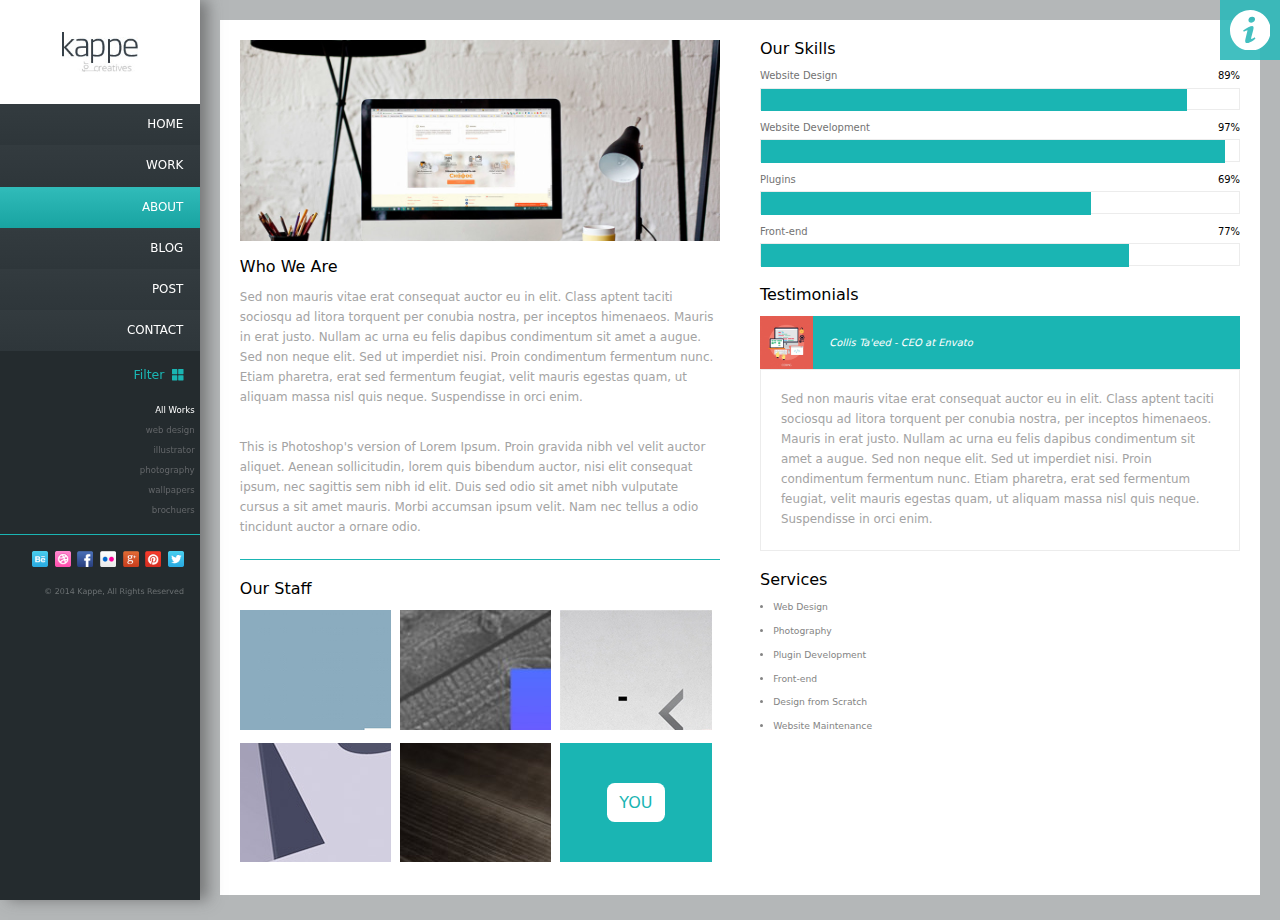
<file: m4/about.html>
<!DOCTYPE html>
<html lang="en">
<head>
    <meta charset="UTF-8">
    <title></title>
    <link rel="stylesheet" href="CSS/style.css">
    <script src="JS/jq.js"></script>
    <script src="JS/control.js"></script>
</head>
<body>
  
    <div id="info_box">
        <ul>
            <li><svg version="1.1" id="Capa_1" xmlns="http://www.w3.org/2000/svg" xmlns:xlink="http://www.w3.org/1999/xlink" x="0px" y="0px" viewBox="0 0 348.077 348.077" style="enable-background:new 0 0 348.077 348.077;" xml:space="preserve">
                    <path d="M340.273,275.083l-53.755-53.761c-10.707-10.664-28.438-10.34-39.518,0.744l-27.082,27.076
                        c-1.711-0.943-3.482-1.928-5.344-2.973c-17.102-9.476-40.509-22.464-65.14-47.113c-24.704-24.701-37.704-48.144-47.209-65.257
                        c-1.003-1.813-1.964-3.561-2.913-5.221l18.176-18.149l8.936-8.947c11.097-11.1,11.403-28.826,0.721-39.521L73.39,8.194
                        C62.708-2.486,44.969-2.162,33.872,8.938l-15.15,15.237l0.414,0.411c-5.08,6.482-9.325,13.958-12.484,22.02
                        C3.74,54.28,1.927,61.603,1.098,68.941C-6,127.785,20.89,181.564,93.866,254.541c100.875,100.868,182.167,93.248,185.674,92.876
                        c7.638-0.913,14.958-2.738,22.397-5.627c7.992-3.122,15.463-7.361,21.941-12.43l0.331,0.294l15.348-15.029
                        C350.631,303.527,350.95,285.795,340.273,275.083z"/>
                </svg> 9930 1234 5679</li>
            <li><svg version="1.1" id="Capa_1" xmlns="http://www.w3.org/2000/svg" xmlns:xlink="http://www.w3.org/1999/xlink" x="0px" y="0px" viewBox="0 0 550.795 550.795" style="enable-background:new 0 0 550.795 550.795;" xml:space="preserve">
                    <path d="M501.613,491.782c12.381,0,23.109-4.088,32.229-12.16L377.793,323.567c-3.744,2.681-7.373,5.288-10.801,7.767
                        c-11.678,8.604-21.156,15.318-28.434,20.129c-7.277,4.822-16.959,9.737-29.045,14.755c-12.094,5.024-23.361,7.528-33.813,7.528
                        h-0.306h-0.306c-10.453,0-21.72-2.503-33.813-7.528c-12.093-5.018-21.775-9.933-29.045-14.755
                        c-7.277-4.811-16.75-11.524-28.434-20.129c-3.256-2.387-6.867-5.006-10.771-7.809L16.946,479.622
                        c9.119,8.072,19.854,12.16,32.234,12.16H501.613z"/>
                    <path d="M31.047,225.299C19.37,217.514,9.015,208.598,0,198.555V435.98l137.541-137.541
                        C110.025,279.229,74.572,254.877,31.047,225.299z"/>
                    <path d="M520.059,225.299c-41.865,28.336-77.447,52.73-106.75,73.195l137.486,137.492V198.555
                        C541.98,208.396,531.736,217.306,520.059,225.299z"/>
                    <path d="M501.613,59.013H49.181c-15.784,0-27.919,5.33-36.42,15.979C4.253,85.646,0.006,98.97,0.006,114.949
                        c0,12.907,5.636,26.892,16.903,41.959c11.267,15.061,23.256,26.891,35.961,35.496c6.965,4.921,27.969,19.523,63.012,43.801
                        c18.917,13.109,35.368,24.535,49.505,34.395c12.05,8.396,22.442,15.667,31.022,21.701c0.985,0.691,2.534,1.799,4.59,3.269
                        c2.215,1.591,5.018,3.61,8.476,6.107c6.659,4.816,12.191,8.709,16.597,11.683c4.4,2.975,9.731,6.298,15.985,9.988
                        c6.249,3.685,12.143,6.456,17.675,8.299c5.533,1.842,10.655,2.766,15.367,2.766h0.306h0.306c4.711,0,9.834-0.924,15.368-2.766
                        c5.531-1.843,11.42-4.608,17.674-8.299c6.248-3.69,11.572-7.02,15.986-9.988c4.406-2.974,9.938-6.866,16.598-11.683
                        c3.451-2.497,6.254-4.517,8.469-6.102c2.057-1.476,3.605-2.577,4.596-3.274c6.684-4.651,17.1-11.892,31.104-21.616
                        c25.482-17.705,63.01-43.764,112.742-78.281c14.957-10.447,27.453-23.054,37.496-37.803c10.025-14.749,15.051-30.22,15.051-46.408
                        c0-13.525-4.873-25.098-14.598-34.737C526.461,63.829,514.932,59.013,501.613,59.013z"/>
                </svg> contact@domain.com</li>
            <li><svg version="1.1" id="Capa_1" xmlns="http://www.w3.org/2000/svg" xmlns:xlink="http://www.w3.org/1999/xlink" x="0px" y="0px" viewBox="0 0 495.398 495.398" style="enable-background:new 0 0 495.398 495.398;" xml:space="preserve">
                    <path d="M487.083,225.514l-75.08-75.08V63.704c0-15.682-12.708-28.391-28.413-28.391c-15.669,0-28.377,12.709-28.377,28.391
                        v29.941L299.31,37.74c-27.639-27.624-75.694-27.575-103.27,0.05L8.312,225.514c-11.082,11.104-11.082,29.071,0,40.158
                        c11.087,11.101,29.089,11.101,40.172,0l187.71-187.729c6.115-6.083,16.893-6.083,22.976-0.018l187.742,187.747
                        c5.567,5.551,12.825,8.312,20.081,8.312c7.271,0,14.541-2.764,20.091-8.312C498.17,254.586,498.17,236.619,487.083,225.514z"/>
                    <path d="M257.561,131.836c-5.454-5.451-14.285-5.451-19.723,0L72.712,296.913c-2.607,2.606-4.085,6.164-4.085,9.877v120.401
                        c0,28.253,22.908,51.16,51.16,51.16h81.754v-126.61h92.299v126.61h81.755c28.251,0,51.159-22.907,51.159-51.159V306.79
                        c0-3.713-1.465-7.271-4.085-9.877L257.561,131.836z"/>
                </svg> street adress example</li>
        </ul>
    </div>
   
    <header class="flex__jcontent_start">
       <div id="logo" class="main_flex__nowrap flex__jcontent_center flex__align-items_center">
           <img src="img/logo.jpg" alt="">
       </div>
       
       <button type="button" id="menu_btn">Menu</button>
        
        <nav id="main_nav">
           <li><a href="index.html">Home</a></li>
           <li><a href="work.html">Work</a></li>
           <li><a class="active" href="about.html">About</a></li>
           <li><a href="blog.html">Blog</a></li>
           <li><a href="post.html">Post</a></li>
           <li><a href="contact.html">Contact</a></li>
        </nav>
        
        <div id="filter">
           <div id="title_filter" class="main_flex__nowrap flex__jcontent_end flex__align-center_center flex__align-items_center">
               Filter <svg version="1.1" id="Capa_1" xmlns="http://www.w3.org/2000/svg" xmlns:xlink="http://www.w3.org/1999/xlink" x="0px" y="0px" viewBox="0 0 271.673 271.673" style="enable-background:new 0 0 271.673 271.673;" xml:space="preserve">

                <path d="M114.939,0H10.449C4.678,0,0,4.678,0,10.449v104.49c0,5.771,4.678,10.449,10.449,10.449h104.49
                    c5.771,0,10.449-4.678,10.449-10.449V10.449C125.388,4.678,120.71,0,114.939,0z"/>
                <path d="M261.224,0h-104.49c-5.771,0-10.449,4.678-10.449,10.449v104.49c0,5.771,4.678,10.449,10.449,10.449h104.49
                    c5.771,0,10.449-4.678,10.449-10.449V10.449C271.673,4.678,266.995,0,261.224,0z"/>
                <path d="M114.939,146.286H10.449C4.678,146.286,0,150.964,0,156.735v104.49c0,5.771,4.678,10.449,10.449,10.449h104.49
                    c5.771,0,10.449-4.678,10.449-10.449v-104.49C125.388,150.964,120.71,146.286,114.939,146.286z"/>
                <path d="M261.224,146.286h-104.49c-5.771,0-10.449,4.678-10.449,10.449v104.49c0,5.771,4.678,10.449,10.449,10.449h104.49
                    c5.771,0,10.449-4.678,10.449-10.449v-104.49C271.673,150.964,266.995,146.286,261.224,146.286z"/>
            </svg>
        </div>
            <ul>
                <li><a class="active" href="#">All Works</a></li>
                <li><a href="#">web design</a></li>
                <li><a href="#">illustrator</a></li>
                <li><a href="#">photography</a></li>
                <li><a href="#">wallpapers</a></li>
                <li><a href="#">brochuers</a></li>
            </ul>
       </div>
       
       <div id="soc_bar" class="main_flex__nowrap flex__jcontent_end flex__align-items_center">
            <a href="#"><img src="img/webicon-behance.png" alt=""></a>
            <a href="#"><img src="img/webicon-dribbble.png" alt=""></a>
            <a href="#"><img src="img/webicon-facebook.png" alt=""></a>
            <a href="#"><img src="img/webicon-flickr.png" alt=""></a>
            <a href="#"><img src="img/webicon-googleplus.png" alt=""></a>
            <a href="#"><img src="img/webicon-pinterest.png" alt=""></a>
            <a href="#"><img src="img/webicon-twitter.png" alt=""></a>
       </div>
       
       <p id="cop">© 2014 Kappe, All Rights Reserved</p>
        
   </header>
    
    <main>
        
        <div class="wrap white">
           
            <div class="info_about_box main_flex flex__jcontent_between flex__align-center_stretch flex__align-items_start">
                <div class="left_info">
                    <div class="img_box_about">
                        <img src="img/main_14.jpg" alt="">
                    </div>
                    <div class="about">
                        <h1>Who We Are</h1>                 
                        <p>
                            Sed non  mauris vitae erat consequat auctor eu in elit. Class aptent taciti sociosqu ad litora 
                            torquent per conubia nostra, per inceptos himenaeos. Mauris in erat justo. Nullam ac urna eu 
                            felis dapibus condimentum sit amet a augue. Sed non neque elit. Sed ut imperdiet nisi. Proin 
                            condimentum fermentum nunc. Etiam pharetra, erat sed fermentum feugiat, velit mauris egestas 
                            quam, ut aliquam massa nisl quis neque. Suspendisse in orci enim.
                        </p>
                        <p>
                            This is Photoshop's version  of Lorem Ipsum. Proin gravida nibh vel velit auctor aliquet. 
                            Aenean sollicitudin, lorem quis bibendum auctor, nisi elit consequat ipsum, nec sagittis sem 
                            nibh id elit. Duis sed odio sit amet nibh vulputate cursus a sit amet mauris. Morbi accumsan 
                            ipsum velit. Nam nec tellus a odio tincidunt auctor a ornare odio.
                        </p>
                    </div>
                    <div class="staff_box">
                        <p class="title_info">
                            Our Staff
                        </p>
                        <div class="list_staff main_flex flex__align-items_center">
                            <div class="staff flex__align-items_center flex__jcontent_center">
                                <a href="#">
                                    <h4>John Smith</h4>
                                    <p>Web Developer</p>
                                </a>
                                <img src="img/main_17.jpg" alt="">
                            </div>
                            <div class="staff flex__align-items_center flex__jcontent_center">
                                <a href="#">
                                    <h4>John Smith</h4>
                                    <p>Web Developer</p>
                                </a>
                                <img src="img/main_8.jpg" alt="">
                            </div>
                            <div class="staff flex__align-items_center flex__jcontent_center">
                                <a href="#">
                                    <h4>John Smith</h4>
                                    <p>Web Developer</p>
                                </a>
                                <img src="img/main_18.jpg" alt="">
                            </div>
                            <div class="staff flex__align-items_center flex__jcontent_center">
                                <a href="#">
                                    <h4>John Smith</h4>
                                    <p>Web Developer</p>
                                </a>
                                <img src="img/main_2.jpg" alt="">
                            </div>
                            <div class="staff flex__align-items_center flex__jcontent_center">
                                <a href="#">
                                    <h4>John Smith</h4>
                                    <p>Web Developer</p>
                                </a>
                                <img src="img/main_13.jpg" alt="">
                            </div>
                            <div class="you">
                               <span>you</span>
                            </div>
                        </div>
                    </div>
                </div>
                <div class="right_info">
                    <div class="our">
                        <p class="title_info">Our Skills</p>
                        <ul>
                            <li>
                               <div class="f_line_our main_flex__nowrap flex__jcontent_between flex__align-items_center">
                                    <p>Website Design</p>
                                    <p>89%</p>
                               </div>
                               <div class="prog">
                                   <div class="pr_bar" data-skill="89"></div>
                               </div>
                            </li>
                            <li>
                               <div class="f_line_our main_flex__nowrap flex__jcontent_between flex__align-items_center">
                                    <p>Website Development</p>
                                    <p>97%</p>
                               </div>
                               <div class="prog">
                                   <div class="pr_bar" data-skill="97"></div>
                               </div>
                            </li>
                            <li>
                               <div class="f_line_our main_flex__nowrap flex__jcontent_between flex__align-items_center">
                                    <p>Plugins</p>
                                    <p>69%</p>
                               </div>
                               <div class="prog">
                                   <div class="pr_bar" data-skill="69"></div>
                               </div>
                            </li>
                            <li>
                               <div class="f_line_our main_flex__nowrap flex__jcontent_between flex__align-items_center">
                                    <p>Front-end</p>
                                    <p>77%</p>
                               </div>
                               <div class="prog">
                                   <div class="pr_bar" data-skill="77"></div>
                               </div>
                            </li>
                            
                        </ul>
                    </div>
                    <div class="testimonials">
                        <p class="title_info">
                            Testimonials
                        </p>
                        <div class="huw main_flex__nowrap">
                            <img src="img/main_11.jpg" alt="">
                            <div class="testimonials_name main_flex__nowrap flex__align-items_center">
                                <h3>Collis Ta'eed - CEO at Envato</h3>
                            </div>
                        </div>
                        <div class="testimonials_text">
                            <p>Sed non  mauris vitae erat consequat auctor eu in elit. Class aptent taciti sociosqu ad litora 
                            torquent per conubia nostra, per inceptos himenaeos. Mauris in erat justo. Nullam ac urna eu 
                            felis dapibus condimentum sit amet a augue. Sed non neque elit. Sed ut imperdiet nisi. Proin 
                            condimentum fermentum nunc. Etiam pharetra, erat sed fermentum feugiat, velit mauris egestas 
                            quam, ut aliquam massa nisl quis neque. Suspendisse in orci enim.</p>
                        </div>
                    </div>
                    <div class="service">
                        <p class="title_info">
                            Services
                        </p>
                        <ul>
                            <li>Web Design</li>
                            <li>Photography</li>
                            <li>Plugin Development</li>
                            <li>Front-end</li>
                            <li>Design from Scratch</li>
                            <li>Website Maintenance</li>
                        </ul>
                    </div>
                    
                </div>
            </div>
        </div>
        
        
    </main>
    
    <div id="info">
        <svg version="1.1" id="Capa_1" xmlns="http://www.w3.org/2000/svg" xmlns:xlink="http://www.w3.org/1999/xlink" x="0px" y="0px" viewBox="0 0 92 92" style="enable-background:new 0 0 92 92;" xml:space="preserve">
	 <path style="fill:#fff;" d="M45.385,0.004C19.983,0.344-0.333,21.215,0.004,46.619c0.34,25.393,21.209,45.715,46.611,45.377
			c25.398-0.342,45.719-21.213,45.381-46.615C91.656,19.986,70.785-0.335,45.385,0.004z M50.484,15.333
			c4.676,0,6.057,2.714,6.057,5.815c0,3.877-3.104,7.461-8.396,7.461c-4.43,0-6.537-2.229-6.414-5.91
			C41.731,19.597,44.33,15.333,50.484,15.333z M38.497,74.75c-3.195,0-5.537-1.938-3.301-10.467l3.666-15.125
			c0.637-2.424,0.744-3.393,0-3.393c-0.959,0-5.107,1.674-7.557,3.322l-1.598-2.617c7.773-6.491,16.712-10.299,20.544-10.299
			c3.195,0,3.727,3.779,2.131,9.594l-4.199,15.9c-0.744,2.811-0.424,3.779,0.318,3.779c0.961,0,4.102-1.166,7.188-3.59l1.811,2.424
			C49.939,71.838,41.69,74.75,38.497,74.75z"/>
        </svg>
    </div>
    
</body>
</html>
</file>
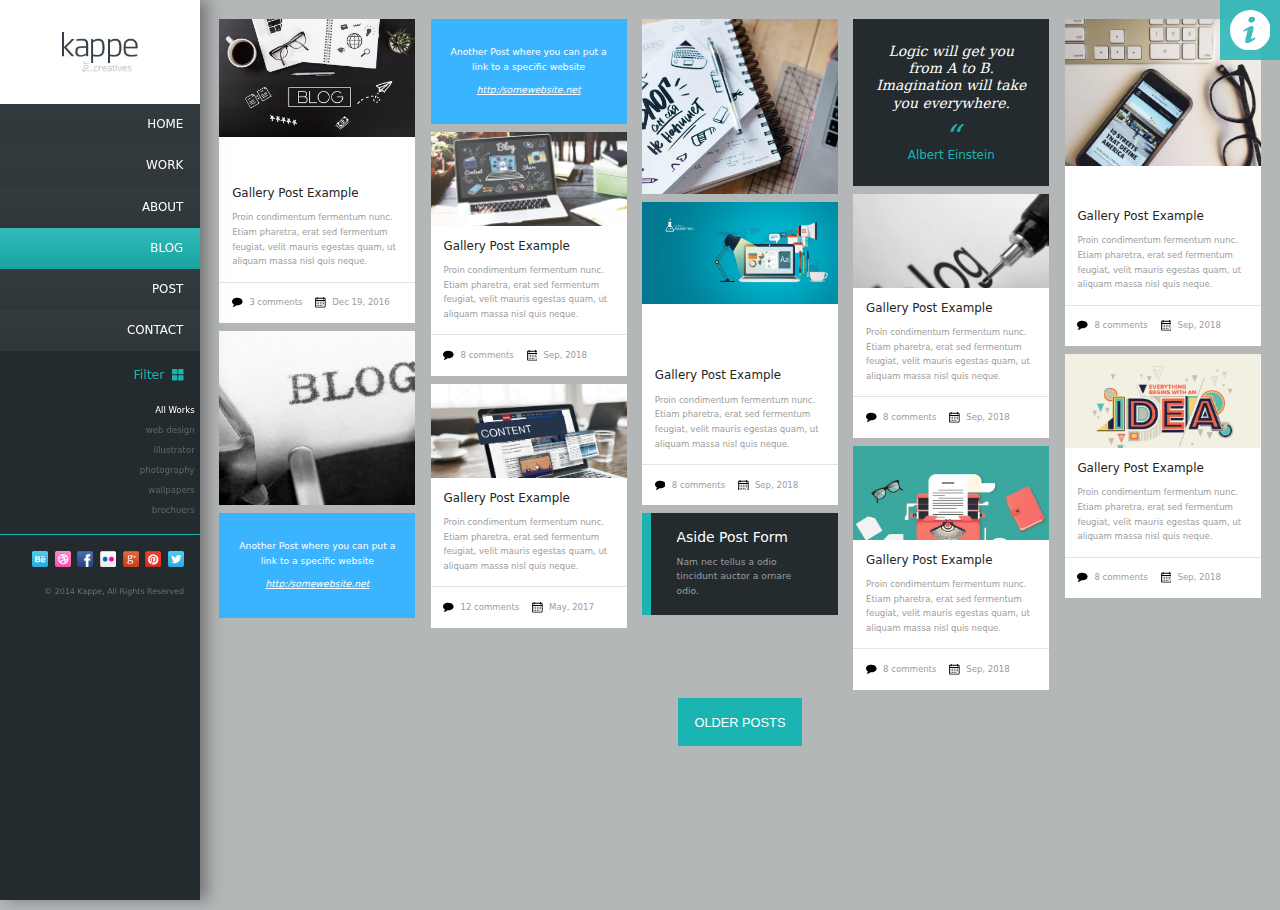
<file: m4/blog.html>
<!DOCTYPE html>
<html lang="en">
<head>
    <meta charset="UTF-8">
    <title></title>
    <link rel="stylesheet" href="CSS/style.css">
    <script src="JS/jq.js"></script>
    <script src="JS/control.js"></script>
</head>
<body>
  
    <div id="info_box">
        <ul>
            <li><svg version="1.1" id="Capa_1" xmlns="http://www.w3.org/2000/svg" xmlns:xlink="http://www.w3.org/1999/xlink" x="0px" y="0px" viewBox="0 0 348.077 348.077" style="enable-background:new 0 0 348.077 348.077;" xml:space="preserve">
                    <path d="M340.273,275.083l-53.755-53.761c-10.707-10.664-28.438-10.34-39.518,0.744l-27.082,27.076
                        c-1.711-0.943-3.482-1.928-5.344-2.973c-17.102-9.476-40.509-22.464-65.14-47.113c-24.704-24.701-37.704-48.144-47.209-65.257
                        c-1.003-1.813-1.964-3.561-2.913-5.221l18.176-18.149l8.936-8.947c11.097-11.1,11.403-28.826,0.721-39.521L73.39,8.194
                        C62.708-2.486,44.969-2.162,33.872,8.938l-15.15,15.237l0.414,0.411c-5.08,6.482-9.325,13.958-12.484,22.02
                        C3.74,54.28,1.927,61.603,1.098,68.941C-6,127.785,20.89,181.564,93.866,254.541c100.875,100.868,182.167,93.248,185.674,92.876
                        c7.638-0.913,14.958-2.738,22.397-5.627c7.992-3.122,15.463-7.361,21.941-12.43l0.331,0.294l15.348-15.029
                        C350.631,303.527,350.95,285.795,340.273,275.083z"/>
                </svg> 9930 1234 5679</li>
            <li><svg version="1.1" id="Capa_1" xmlns="http://www.w3.org/2000/svg" xmlns:xlink="http://www.w3.org/1999/xlink" x="0px" y="0px" viewBox="0 0 550.795 550.795" style="enable-background:new 0 0 550.795 550.795;" xml:space="preserve">
                    <path d="M501.613,491.782c12.381,0,23.109-4.088,32.229-12.16L377.793,323.567c-3.744,2.681-7.373,5.288-10.801,7.767
                        c-11.678,8.604-21.156,15.318-28.434,20.129c-7.277,4.822-16.959,9.737-29.045,14.755c-12.094,5.024-23.361,7.528-33.813,7.528
                        h-0.306h-0.306c-10.453,0-21.72-2.503-33.813-7.528c-12.093-5.018-21.775-9.933-29.045-14.755
                        c-7.277-4.811-16.75-11.524-28.434-20.129c-3.256-2.387-6.867-5.006-10.771-7.809L16.946,479.622
                        c9.119,8.072,19.854,12.16,32.234,12.16H501.613z"/>
                    <path d="M31.047,225.299C19.37,217.514,9.015,208.598,0,198.555V435.98l137.541-137.541
                        C110.025,279.229,74.572,254.877,31.047,225.299z"/>
                    <path d="M520.059,225.299c-41.865,28.336-77.447,52.73-106.75,73.195l137.486,137.492V198.555
                        C541.98,208.396,531.736,217.306,520.059,225.299z"/>
                    <path d="M501.613,59.013H49.181c-15.784,0-27.919,5.33-36.42,15.979C4.253,85.646,0.006,98.97,0.006,114.949
                        c0,12.907,5.636,26.892,16.903,41.959c11.267,15.061,23.256,26.891,35.961,35.496c6.965,4.921,27.969,19.523,63.012,43.801
                        c18.917,13.109,35.368,24.535,49.505,34.395c12.05,8.396,22.442,15.667,31.022,21.701c0.985,0.691,2.534,1.799,4.59,3.269
                        c2.215,1.591,5.018,3.61,8.476,6.107c6.659,4.816,12.191,8.709,16.597,11.683c4.4,2.975,9.731,6.298,15.985,9.988
                        c6.249,3.685,12.143,6.456,17.675,8.299c5.533,1.842,10.655,2.766,15.367,2.766h0.306h0.306c4.711,0,9.834-0.924,15.368-2.766
                        c5.531-1.843,11.42-4.608,17.674-8.299c6.248-3.69,11.572-7.02,15.986-9.988c4.406-2.974,9.938-6.866,16.598-11.683
                        c3.451-2.497,6.254-4.517,8.469-6.102c2.057-1.476,3.605-2.577,4.596-3.274c6.684-4.651,17.1-11.892,31.104-21.616
                        c25.482-17.705,63.01-43.764,112.742-78.281c14.957-10.447,27.453-23.054,37.496-37.803c10.025-14.749,15.051-30.22,15.051-46.408
                        c0-13.525-4.873-25.098-14.598-34.737C526.461,63.829,514.932,59.013,501.613,59.013z"/>
                </svg> contact@domain.com</li>
            <li><svg version="1.1" id="Capa_1" xmlns="http://www.w3.org/2000/svg" xmlns:xlink="http://www.w3.org/1999/xlink" x="0px" y="0px" viewBox="0 0 495.398 495.398" style="enable-background:new 0 0 495.398 495.398;" xml:space="preserve">
                    <path d="M487.083,225.514l-75.08-75.08V63.704c0-15.682-12.708-28.391-28.413-28.391c-15.669,0-28.377,12.709-28.377,28.391
                        v29.941L299.31,37.74c-27.639-27.624-75.694-27.575-103.27,0.05L8.312,225.514c-11.082,11.104-11.082,29.071,0,40.158
                        c11.087,11.101,29.089,11.101,40.172,0l187.71-187.729c6.115-6.083,16.893-6.083,22.976-0.018l187.742,187.747
                        c5.567,5.551,12.825,8.312,20.081,8.312c7.271,0,14.541-2.764,20.091-8.312C498.17,254.586,498.17,236.619,487.083,225.514z"/>
                    <path d="M257.561,131.836c-5.454-5.451-14.285-5.451-19.723,0L72.712,296.913c-2.607,2.606-4.085,6.164-4.085,9.877v120.401
                        c0,28.253,22.908,51.16,51.16,51.16h81.754v-126.61h92.299v126.61h81.755c28.251,0,51.159-22.907,51.159-51.159V306.79
                        c0-3.713-1.465-7.271-4.085-9.877L257.561,131.836z"/>
                </svg> street adress example</li>
        </ul>
    </div>
   
    <header class="flex__jcontent_start">
       <div id="logo" class="main_flex__nowrap flex__jcontent_center flex__align-items_center">
           <img src="img/logo.jpg" alt="">
       </div>
       
       <button type="button" id="menu_btn">Menu</button>
        
        <nav id="main_nav">
           <li><a href="index.html">Home</a></li>
           <li><a href="work.html">Work</a></li>
           <li><a href="about.html">About</a></li>
           <li><a class="active"  href="blog.html">Blog</a></li>
           <li><a href="post.html">Post</a></li>
           <li><a href="contact.html">Contact</a></li>
        </nav>
        
        <div id="filter">
           <div id="title_filter" class="main_flex__nowrap flex__jcontent_end flex__align-center_center flex__align-items_center">
               Filter <svg version="1.1" id="Capa_1" xmlns="http://www.w3.org/2000/svg" xmlns:xlink="http://www.w3.org/1999/xlink" x="0px" y="0px" viewBox="0 0 271.673 271.673" style="enable-background:new 0 0 271.673 271.673;" xml:space="preserve">

                <path d="M114.939,0H10.449C4.678,0,0,4.678,0,10.449v104.49c0,5.771,4.678,10.449,10.449,10.449h104.49
                    c5.771,0,10.449-4.678,10.449-10.449V10.449C125.388,4.678,120.71,0,114.939,0z"/>
                <path d="M261.224,0h-104.49c-5.771,0-10.449,4.678-10.449,10.449v104.49c0,5.771,4.678,10.449,10.449,10.449h104.49
                    c5.771,0,10.449-4.678,10.449-10.449V10.449C271.673,4.678,266.995,0,261.224,0z"/>
                <path d="M114.939,146.286H10.449C4.678,146.286,0,150.964,0,156.735v104.49c0,5.771,4.678,10.449,10.449,10.449h104.49
                    c5.771,0,10.449-4.678,10.449-10.449v-104.49C125.388,150.964,120.71,146.286,114.939,146.286z"/>
                <path d="M261.224,146.286h-104.49c-5.771,0-10.449,4.678-10.449,10.449v104.49c0,5.771,4.678,10.449,10.449,10.449h104.49
                    c5.771,0,10.449-4.678,10.449-10.449v-104.49C271.673,150.964,266.995,146.286,261.224,146.286z"/>
            </svg>
        </div>
            <ul>
                <li><a class="active" href="#">All Works</a></li>
                <li><a href="#">web design</a></li>
                <li><a href="#">illustrator</a></li>
                <li><a href="#">photography</a></li>
                <li><a href="#">wallpapers</a></li>
                <li><a href="#">brochuers</a></li>
            </ul>
       </div>
       
       <div id="soc_bar" class="main_flex__nowrap flex__jcontent_end flex__align-items_center">
            <a href="#"><img src="img/webicon-behance.png" alt=""></a>
            <a href="#"><img src="img/webicon-dribbble.png" alt=""></a>
            <a href="#"><img src="img/webicon-facebook.png" alt=""></a>
            <a href="#"><img src="img/webicon-flickr.png" alt=""></a>
            <a href="#"><img src="img/webicon-googleplus.png" alt=""></a>
            <a href="#"><img src="img/webicon-pinterest.png" alt=""></a>
            <a href="#"><img src="img/webicon-twitter.png" alt=""></a>
       </div>
       
       <p id="cop">© 2014 Kappe, All Rights Reserved</p>
        
   </header>
    
    <main>
        
        <div class="wrap_blog">
           
           <div id="list_post" class="main_flex flex__jcontent_between">
              
                <div class="colum_post">
                    <div class="box_post">
                       <div class="img_post img_post_h6">
                           <img src="img/blog_1.jpg" alt="">
                       </div>
                       <div class="about_post">
                            <h2>Gallery Post Example</h2>
                            <p>
                               Proin condimentum fermentum nunc. Etiam pharetra, erat sed fermentum feugiat, velit mauris egestas 
                                quam, ut aliquam massa nisl quis neque.
                            </p>
                       </div>
                       <div class="info_post main_flex__nowrap flex_align-content_center">
                            <div class="com_post main_flex__nowrap flex__align-items_center">
                                <svg version="1.1" x="0px" y="0px" viewBox="0 0 511.626 511.626" 
                                    style="enable-background:new 0 0 511.626 511.626;" xml:space="preserve">
                                    <path d="M477.371,127.44c-22.843-28.074-53.871-50.249-93.076-66.523c-39.204-16.272-82.035-24.41-128.478-24.41
                                        c-34.643,0-67.762,4.805-99.357,14.417c-31.595,9.611-58.812,22.602-81.653,38.97c-22.845,16.37-41.018,35.832-54.534,58.385
                                        C6.757,170.833,0,194.484,0,219.228c0,28.549,8.61,55.3,25.837,80.234c17.227,24.931,40.778,45.871,70.664,62.811
                                        c-2.096,7.611-4.57,14.846-7.426,21.693c-2.855,6.852-5.424,12.474-7.708,16.851c-2.286,4.377-5.376,9.233-9.281,14.562
                                        c-3.899,5.328-6.849,9.089-8.848,11.275c-1.997,2.19-5.28,5.812-9.851,10.849c-4.565,5.048-7.517,8.329-8.848,9.855
                                        c-0.193,0.089-0.953,0.952-2.285,2.567c-1.331,1.615-1.999,2.423-1.999,2.423l-1.713,2.566c-0.953,1.431-1.381,2.334-1.287,2.707
                                        c0.096,0.373-0.094,1.331-0.57,2.851c-0.477,1.526-0.428,2.669,0.142,3.433v0.284c0.765,3.429,2.43,6.187,4.998,8.277
                                        c2.568,2.092,5.474,2.95,8.708,2.563c12.375-1.522,23.223-3.606,32.548-6.276c49.87-12.758,93.649-35.782,131.334-69.097
                                        c14.272,1.522,28.072,2.286,41.396,2.286c46.442,0,89.271-8.138,128.479-24.417c39.208-16.272,70.233-38.448,93.072-66.517
                                        c22.843-28.062,34.263-58.663,34.263-91.781C511.626,186.108,500.207,155.509,477.371,127.44z"/>
                                </svg>
                                <p>3 comments</p>
                            </div>
                            <div class="date_post main_flex__nowrap flex__align-items_center">
                                <svg version="1.1" x="0px" y="0px" viewBox="0 0 512 512" style="enable-background:new 0 0 512 512;" xml:space="preserve">
                                    <path d="M452,40h-24V0h-40v40H124V0H84v40H60C26.916,40,0,66.916,0,100v352c0,33.084,26.916,60,60,60h392
                                        c33.084,0,60-26.916,60-60V100C512,66.916,485.084,40,452,40z M472,452c0,11.028-8.972,20-20,20H60c-11.028,0-20-8.972-20-20V188
                                        h432V452z M472,148H40v-48c0-11.028,8.972-20,20-20h24v40h40V80h264v40h40V80h24c11.028,0,20,8.972,20,20V148z"/>
                                    <rect x="76" y="230" width="40" height="40"/>                              
                                    <rect x="156" y="230" width="40" height="40"/>
                                    <rect x="236" y="230" width="40" height="40"/>
                                    <rect x="316" y="230" width="40" height="40"/>
                                    <rect x="396" y="230" width="40" height="40"/>
                                    <rect x="76" y="310" width="40" height="40"/>
                                    <rect x="156" y="310" width="40" height="40"/>
                                    <rect x="236" y="310" width="40" height="40"/>
                                    <rect x="316" y="310" width="40" height="40"/>
                                    <rect x="76" y="390" width="40" height="40"/>
                                    <rect x="156" y="390" width="40" height="40"/>
                                    <rect x="236" y="390" width="40" height="40"/>
                                    <rect x="316" y="390" width="40" height="40"/>
                                    <rect x="396" y="310" width="40" height="40"/>
                                </svg>
                                <p>Dec 19, 2016</p>
                            </div>  
                       </div>
                   </div>
                   
                    <div class="box_post single_link img_post_h2">
                        <a href="#">
                            <svg version="1.1" x="0px" y="0px" viewBox="0 0 294.997 294.997" style="enable-background:new 0 0 294.997 294.997;" xml:space="preserve">
                                <path d="M286.36,98.016c-13.223-37.091-40.098-66.813-75.675-83.691C175.109-2.554,135.088-4.567,97.997,8.656
                                    C60.906,21.879,31.183,48.754,14.305,84.331C-2.572,119.908-4.585,159.928,8.637,197.02c1.113,3.122,4.547,4.748,7.667,3.637
                                    c3.122-1.113,4.75-4.545,3.637-7.667C7.794,158.918,9.643,122.155,25.147,89.474s42.807-57.369,76.879-69.515
                                    c34.072-12.146,70.836-10.296,103.516,5.207c32.682,15.504,57.369,42.807,69.516,76.879c12.146,34.072,10.297,70.835-5.207,103.516
                                    s-42.807,57.369-76.879,69.515c-38.189,13.613-80.082,9.493-114.935-11.304c-2.848-1.699-6.529-0.768-8.227,2.078
                                    c-1.698,2.846-0.768,6.529,2.078,8.227c23.207,13.848,49.276,20.903,75.541,20.902c16.674,0,33.43-2.845,49.572-8.599
                                    c37.092-13.223,66.813-40.098,83.691-75.675C297.57,175.127,299.583,135.107,286.36,98.016z"/>
                                <path d="M213.499,147.518c0-3.313-2.687-6-6-6H58.069c-3.314,0-6,2.687-6,6s2.686,6,6,6h149.43
                                    C210.812,153.518,213.499,150.831,213.499,147.518z"/>
                                <path d="M165.686,210.275c-2.344,2.343-2.344,6.142,0,8.485c1.171,1.171,2.707,1.757,4.242,1.757s3.071-0.586,4.242-1.757l67-67
                                    c2.344-2.343,2.344-6.142,0-8.485l-67-67c-2.342-2.343-6.143-2.343-8.484,0c-2.344,2.343-2.344,6.142,0,8.485l62.757,62.757
                                    L165.686,210.275z"/>
                            </svg>
                            <img src="img/blog_2.jpg" alt="">
                        </a>
                   </div>
                   
                    <div class="box_post another main_flex flex__align-items_center flex__jcontent_center">
                        <h3>Another Post where you can put a link to a specific website</h3>
                        <a href="#">http:/somewebsite.net</a>
                   </div>             
               </div>
               
                <div class="colum_post">
                    <div class="box_post another main_flex flex__align-items_center flex__jcontent_center">
                        <h3>Another Post where you can put a link to a specific website</h3>
                        <a href="#">http:/somewebsite.net</a>
                   </div>  
                    
                    <div class="box_post">
                       <div class="img_post img_post_h4">
                           <img src="img/blog_3.jpg" alt="">
                       </div>
                       <div class="about_post">
                            <h2>Gallery Post Example</h2>
                            <p>
                               Proin condimentum fermentum nunc. Etiam pharetra, erat sed fermentum feugiat, velit mauris egestas 
                                quam, ut aliquam massa nisl quis neque.
                            </p>
                       </div>
                       <div class="info_post main_flex__nowrap flex_align-content_center">
                            <div class="com_post main_flex__nowrap flex__align-items_center">
                                <svg version="1.1" x="0px" y="0px" viewBox="0 0 511.626 511.626" 
                                    style="enable-background:new 0 0 511.626 511.626;" xml:space="preserve">
                                    <path d="M477.371,127.44c-22.843-28.074-53.871-50.249-93.076-66.523c-39.204-16.272-82.035-24.41-128.478-24.41
                                        c-34.643,0-67.762,4.805-99.357,14.417c-31.595,9.611-58.812,22.602-81.653,38.97c-22.845,16.37-41.018,35.832-54.534,58.385
                                        C6.757,170.833,0,194.484,0,219.228c0,28.549,8.61,55.3,25.837,80.234c17.227,24.931,40.778,45.871,70.664,62.811
                                        c-2.096,7.611-4.57,14.846-7.426,21.693c-2.855,6.852-5.424,12.474-7.708,16.851c-2.286,4.377-5.376,9.233-9.281,14.562
                                        c-3.899,5.328-6.849,9.089-8.848,11.275c-1.997,2.19-5.28,5.812-9.851,10.849c-4.565,5.048-7.517,8.329-8.848,9.855
                                        c-0.193,0.089-0.953,0.952-2.285,2.567c-1.331,1.615-1.999,2.423-1.999,2.423l-1.713,2.566c-0.953,1.431-1.381,2.334-1.287,2.707
                                        c0.096,0.373-0.094,1.331-0.57,2.851c-0.477,1.526-0.428,2.669,0.142,3.433v0.284c0.765,3.429,2.43,6.187,4.998,8.277
                                        c2.568,2.092,5.474,2.95,8.708,2.563c12.375-1.522,23.223-3.606,32.548-6.276c49.87-12.758,93.649-35.782,131.334-69.097
                                        c14.272,1.522,28.072,2.286,41.396,2.286c46.442,0,89.271-8.138,128.479-24.417c39.208-16.272,70.233-38.448,93.072-66.517
                                        c22.843-28.062,34.263-58.663,34.263-91.781C511.626,186.108,500.207,155.509,477.371,127.44z"/>
                                </svg>
                                <p>8 comments</p>
                            </div>
                            <div class="date_post main_flex__nowrap flex__align-items_center">
                                <svg version="1.1" x="0px" y="0px" viewBox="0 0 512 512" style="enable-background:new 0 0 512 512;" xml:space="preserve">
                                    <path d="M452,40h-24V0h-40v40H124V0H84v40H60C26.916,40,0,66.916,0,100v352c0,33.084,26.916,60,60,60h392
                                        c33.084,0,60-26.916,60-60V100C512,66.916,485.084,40,452,40z M472,452c0,11.028-8.972,20-20,20H60c-11.028,0-20-8.972-20-20V188
                                        h432V452z M472,148H40v-48c0-11.028,8.972-20,20-20h24v40h40V80h264v40h40V80h24c11.028,0,20,8.972,20,20V148z"/>
                                    <rect x="76" y="230" width="40" height="40"/>                              
                                    <rect x="156" y="230" width="40" height="40"/>
                                    <rect x="236" y="230" width="40" height="40"/>
                                    <rect x="316" y="230" width="40" height="40"/>
                                    <rect x="396" y="230" width="40" height="40"/>
                                    <rect x="76" y="310" width="40" height="40"/>
                                    <rect x="156" y="310" width="40" height="40"/>
                                    <rect x="236" y="310" width="40" height="40"/>
                                    <rect x="316" y="310" width="40" height="40"/>
                                    <rect x="76" y="390" width="40" height="40"/>
                                    <rect x="156" y="390" width="40" height="40"/>
                                    <rect x="236" y="390" width="40" height="40"/>
                                    <rect x="316" y="390" width="40" height="40"/>
                                    <rect x="396" y="310" width="40" height="40"/>
                                </svg>
                                <p>Sep, 2018</p>
                            </div>  
                       </div>
                   </div>
                   
                   <div class="box_post">
                       <div class="img_post img_post_h4">
                           <img src="img/blog_4.jpg" alt="">
                       </div>
                       <div class="about_post">
                            <h2>Gallery Post Example</h2>
                            <p>
                               Proin condimentum fermentum nunc. Etiam pharetra, erat sed fermentum feugiat, velit mauris egestas 
                                quam, ut aliquam massa nisl quis neque.
                            </p>
                       </div>
                       <div class="info_post main_flex__nowrap flex_align-content_center">
                            <div class="com_post main_flex__nowrap flex__align-items_center">
                                <svg version="1.1" x="0px" y="0px" viewBox="0 0 511.626 511.626" 
                                    style="enable-background:new 0 0 511.626 511.626;" xml:space="preserve">
                                    <path d="M477.371,127.44c-22.843-28.074-53.871-50.249-93.076-66.523c-39.204-16.272-82.035-24.41-128.478-24.41
                                        c-34.643,0-67.762,4.805-99.357,14.417c-31.595,9.611-58.812,22.602-81.653,38.97c-22.845,16.37-41.018,35.832-54.534,58.385
                                        C6.757,170.833,0,194.484,0,219.228c0,28.549,8.61,55.3,25.837,80.234c17.227,24.931,40.778,45.871,70.664,62.811
                                        c-2.096,7.611-4.57,14.846-7.426,21.693c-2.855,6.852-5.424,12.474-7.708,16.851c-2.286,4.377-5.376,9.233-9.281,14.562
                                        c-3.899,5.328-6.849,9.089-8.848,11.275c-1.997,2.19-5.28,5.812-9.851,10.849c-4.565,5.048-7.517,8.329-8.848,9.855
                                        c-0.193,0.089-0.953,0.952-2.285,2.567c-1.331,1.615-1.999,2.423-1.999,2.423l-1.713,2.566c-0.953,1.431-1.381,2.334-1.287,2.707
                                        c0.096,0.373-0.094,1.331-0.57,2.851c-0.477,1.526-0.428,2.669,0.142,3.433v0.284c0.765,3.429,2.43,6.187,4.998,8.277
                                        c2.568,2.092,5.474,2.95,8.708,2.563c12.375-1.522,23.223-3.606,32.548-6.276c49.87-12.758,93.649-35.782,131.334-69.097
                                        c14.272,1.522,28.072,2.286,41.396,2.286c46.442,0,89.271-8.138,128.479-24.417c39.208-16.272,70.233-38.448,93.072-66.517
                                        c22.843-28.062,34.263-58.663,34.263-91.781C511.626,186.108,500.207,155.509,477.371,127.44z"/>
                                </svg>
                                <p>12 comments</p>
                            </div>
                            <div class="date_post main_flex__nowrap flex__align-items_center">
                                <svg version="1.1" x="0px" y="0px" viewBox="0 0 512 512" style="enable-background:new 0 0 512 512;" xml:space="preserve">
                                    <path d="M452,40h-24V0h-40v40H124V0H84v40H60C26.916,40,0,66.916,0,100v352c0,33.084,26.916,60,60,60h392
                                        c33.084,0,60-26.916,60-60V100C512,66.916,485.084,40,452,40z M472,452c0,11.028-8.972,20-20,20H60c-11.028,0-20-8.972-20-20V188
                                        h432V452z M472,148H40v-48c0-11.028,8.972-20,20-20h24v40h40V80h264v40h40V80h24c11.028,0,20,8.972,20,20V148z"/>
                                    <rect x="76" y="230" width="40" height="40"/>                              
                                    <rect x="156" y="230" width="40" height="40"/>
                                    <rect x="236" y="230" width="40" height="40"/>
                                    <rect x="316" y="230" width="40" height="40"/>
                                    <rect x="396" y="230" width="40" height="40"/>
                                    <rect x="76" y="310" width="40" height="40"/>
                                    <rect x="156" y="310" width="40" height="40"/>
                                    <rect x="236" y="310" width="40" height="40"/>
                                    <rect x="316" y="310" width="40" height="40"/>
                                    <rect x="76" y="390" width="40" height="40"/>
                                    <rect x="156" y="390" width="40" height="40"/>
                                    <rect x="236" y="390" width="40" height="40"/>
                                    <rect x="316" y="390" width="40" height="40"/>
                                    <rect x="396" y="310" width="40" height="40"/>
                                </svg>
                                <p>May, 2017</p>
                            </div>  
                       </div>
                   </div>    
               </div>
               
                <div class="colum_post">
                    <div class="box_post single_link img_post_h2">
                        <a href="#">
                            <svg version="1.1" x="0px" y="0px" viewBox="0 0 294.997 294.997" style="enable-background:new 0 0 294.997 294.997;" xml:space="preserve">
                                <path d="M286.36,98.016c-13.223-37.091-40.098-66.813-75.675-83.691C175.109-2.554,135.088-4.567,97.997,8.656
                                    C60.906,21.879,31.183,48.754,14.305,84.331C-2.572,119.908-4.585,159.928,8.637,197.02c1.113,3.122,4.547,4.748,7.667,3.637
                                    c3.122-1.113,4.75-4.545,3.637-7.667C7.794,158.918,9.643,122.155,25.147,89.474s42.807-57.369,76.879-69.515
                                    c34.072-12.146,70.836-10.296,103.516,5.207c32.682,15.504,57.369,42.807,69.516,76.879c12.146,34.072,10.297,70.835-5.207,103.516
                                    s-42.807,57.369-76.879,69.515c-38.189,13.613-80.082,9.493-114.935-11.304c-2.848-1.699-6.529-0.768-8.227,2.078
                                    c-1.698,2.846-0.768,6.529,2.078,8.227c23.207,13.848,49.276,20.903,75.541,20.902c16.674,0,33.43-2.845,49.572-8.599
                                    c37.092-13.223,66.813-40.098,83.691-75.675C297.57,175.127,299.583,135.107,286.36,98.016z"/>
                                <path d="M213.499,147.518c0-3.313-2.687-6-6-6H58.069c-3.314,0-6,2.687-6,6s2.686,6,6,6h149.43
                                    C210.812,153.518,213.499,150.831,213.499,147.518z"/>
                                <path d="M165.686,210.275c-2.344,2.343-2.344,6.142,0,8.485c1.171,1.171,2.707,1.757,4.242,1.757s3.071-0.586,4.242-1.757l67-67
                                    c2.344-2.343,2.344-6.142,0-8.485l-67-67c-2.342-2.343-6.143-2.343-8.484,0c-2.344,2.343-2.344,6.142,0,8.485l62.757,62.757
                                    L165.686,210.275z"/>
                            </svg>
                            <img src="img/blog_5.jpg" alt="">
                        </a>
                   </div>
                    
                    <div class="box_post">
                       <div class="img_post img_post_h6">
                           <img src="img/blog_6.jpg" alt="">
                       </div>
                       <div class="about_post">
                            <h2>Gallery Post Example</h2>
                            <p>
                               Proin condimentum fermentum nunc. Etiam pharetra, erat sed fermentum feugiat, velit mauris egestas 
                                quam, ut aliquam massa nisl quis neque.
                            </p>
                       </div>
                       <div class="info_post main_flex__nowrap flex_align-content_center">
                            <div class="com_post main_flex__nowrap flex__align-items_center">
                                <svg version="1.1" x="0px" y="0px" viewBox="0 0 511.626 511.626" 
                                    style="enable-background:new 0 0 511.626 511.626;" xml:space="preserve">
                                    <path d="M477.371,127.44c-22.843-28.074-53.871-50.249-93.076-66.523c-39.204-16.272-82.035-24.41-128.478-24.41
                                        c-34.643,0-67.762,4.805-99.357,14.417c-31.595,9.611-58.812,22.602-81.653,38.97c-22.845,16.37-41.018,35.832-54.534,58.385
                                        C6.757,170.833,0,194.484,0,219.228c0,28.549,8.61,55.3,25.837,80.234c17.227,24.931,40.778,45.871,70.664,62.811
                                        c-2.096,7.611-4.57,14.846-7.426,21.693c-2.855,6.852-5.424,12.474-7.708,16.851c-2.286,4.377-5.376,9.233-9.281,14.562
                                        c-3.899,5.328-6.849,9.089-8.848,11.275c-1.997,2.19-5.28,5.812-9.851,10.849c-4.565,5.048-7.517,8.329-8.848,9.855
                                        c-0.193,0.089-0.953,0.952-2.285,2.567c-1.331,1.615-1.999,2.423-1.999,2.423l-1.713,2.566c-0.953,1.431-1.381,2.334-1.287,2.707
                                        c0.096,0.373-0.094,1.331-0.57,2.851c-0.477,1.526-0.428,2.669,0.142,3.433v0.284c0.765,3.429,2.43,6.187,4.998,8.277
                                        c2.568,2.092,5.474,2.95,8.708,2.563c12.375-1.522,23.223-3.606,32.548-6.276c49.87-12.758,93.649-35.782,131.334-69.097
                                        c14.272,1.522,28.072,2.286,41.396,2.286c46.442,0,89.271-8.138,128.479-24.417c39.208-16.272,70.233-38.448,93.072-66.517
                                        c22.843-28.062,34.263-58.663,34.263-91.781C511.626,186.108,500.207,155.509,477.371,127.44z"/>
                                </svg>
                                <p>8 comments</p>
                            </div>
                            <div class="date_post main_flex__nowrap flex__align-items_center">
                                <svg version="1.1" x="0px" y="0px" viewBox="0 0 512 512" style="enable-background:new 0 0 512 512;" xml:space="preserve">
                                    <path d="M452,40h-24V0h-40v40H124V0H84v40H60C26.916,40,0,66.916,0,100v352c0,33.084,26.916,60,60,60h392
                                        c33.084,0,60-26.916,60-60V100C512,66.916,485.084,40,452,40z M472,452c0,11.028-8.972,20-20,20H60c-11.028,0-20-8.972-20-20V188
                                        h432V452z M472,148H40v-48c0-11.028,8.972-20,20-20h24v40h40V80h264v40h40V80h24c11.028,0,20,8.972,20,20V148z"/>
                                    <rect x="76" y="230" width="40" height="40"/>                              
                                    <rect x="156" y="230" width="40" height="40"/>
                                    <rect x="236" y="230" width="40" height="40"/>
                                    <rect x="316" y="230" width="40" height="40"/>
                                    <rect x="396" y="230" width="40" height="40"/>
                                    <rect x="76" y="310" width="40" height="40"/>
                                    <rect x="156" y="310" width="40" height="40"/>
                                    <rect x="236" y="310" width="40" height="40"/>
                                    <rect x="316" y="310" width="40" height="40"/>
                                    <rect x="76" y="390" width="40" height="40"/>
                                    <rect x="156" y="390" width="40" height="40"/>
                                    <rect x="236" y="390" width="40" height="40"/>
                                    <rect x="316" y="390" width="40" height="40"/>
                                    <rect x="396" y="310" width="40" height="40"/>
                                </svg>
                                <p>Sep, 2018</p>
                            </div>  
                       </div>
                   </div>
                   
                    <div class="box_post post_form">
                        <h2>Aside Post Form</h2>
                        <p>Nam nec tellus a odio tincidunt auctor a ornare odio.</p>
                    </div>
               </div>           
               
                <div class="colum_post">
                    <div class="box_post rew main_flex__nowrap flex__align-items_center flex__jcontent_center">
                        <h4>
                            Logic will get you from A to B. Imagination will take you everywhere.
                        </h4>
                        <p>“</p>
                        <span class="name_rew">Albert Einstein</span>
                    </div>
                    
                    <div class="box_post">
                       <div class="img_post img_post_h4">
                           <img src="img/blog_8.jpg" alt="">
                       </div>
                       <div class="about_post">
                            <h2>Gallery Post Example</h2>
                            <p>
                               Proin condimentum fermentum nunc. Etiam pharetra, erat sed fermentum feugiat, velit mauris egestas 
                                quam, ut aliquam massa nisl quis neque.
                            </p>
                       </div>
                       <div class="info_post main_flex__nowrap flex_align-content_center">
                            <div class="com_post main_flex__nowrap flex__align-items_center">
                                <svg version="1.1" x="0px" y="0px" viewBox="0 0 511.626 511.626" 
                                    style="enable-background:new 0 0 511.626 511.626;" xml:space="preserve">
                                    <path d="M477.371,127.44c-22.843-28.074-53.871-50.249-93.076-66.523c-39.204-16.272-82.035-24.41-128.478-24.41
                                        c-34.643,0-67.762,4.805-99.357,14.417c-31.595,9.611-58.812,22.602-81.653,38.97c-22.845,16.37-41.018,35.832-54.534,58.385
                                        C6.757,170.833,0,194.484,0,219.228c0,28.549,8.61,55.3,25.837,80.234c17.227,24.931,40.778,45.871,70.664,62.811
                                        c-2.096,7.611-4.57,14.846-7.426,21.693c-2.855,6.852-5.424,12.474-7.708,16.851c-2.286,4.377-5.376,9.233-9.281,14.562
                                        c-3.899,5.328-6.849,9.089-8.848,11.275c-1.997,2.19-5.28,5.812-9.851,10.849c-4.565,5.048-7.517,8.329-8.848,9.855
                                        c-0.193,0.089-0.953,0.952-2.285,2.567c-1.331,1.615-1.999,2.423-1.999,2.423l-1.713,2.566c-0.953,1.431-1.381,2.334-1.287,2.707
                                        c0.096,0.373-0.094,1.331-0.57,2.851c-0.477,1.526-0.428,2.669,0.142,3.433v0.284c0.765,3.429,2.43,6.187,4.998,8.277
                                        c2.568,2.092,5.474,2.95,8.708,2.563c12.375-1.522,23.223-3.606,32.548-6.276c49.87-12.758,93.649-35.782,131.334-69.097
                                        c14.272,1.522,28.072,2.286,41.396,2.286c46.442,0,89.271-8.138,128.479-24.417c39.208-16.272,70.233-38.448,93.072-66.517
                                        c22.843-28.062,34.263-58.663,34.263-91.781C511.626,186.108,500.207,155.509,477.371,127.44z"/>
                                </svg>
                                <p>8 comments</p>
                            </div>
                            <div class="date_post main_flex__nowrap flex__align-items_center">
                                <svg version="1.1" x="0px" y="0px" viewBox="0 0 512 512" style="enable-background:new 0 0 512 512;" xml:space="preserve">
                                    <path d="M452,40h-24V0h-40v40H124V0H84v40H60C26.916,40,0,66.916,0,100v352c0,33.084,26.916,60,60,60h392
                                        c33.084,0,60-26.916,60-60V100C512,66.916,485.084,40,452,40z M472,452c0,11.028-8.972,20-20,20H60c-11.028,0-20-8.972-20-20V188
                                        h432V452z M472,148H40v-48c0-11.028,8.972-20,20-20h24v40h40V80h264v40h40V80h24c11.028,0,20,8.972,20,20V148z"/>
                                    <rect x="76" y="230" width="40" height="40"/>                              
                                    <rect x="156" y="230" width="40" height="40"/>
                                    <rect x="236" y="230" width="40" height="40"/>
                                    <rect x="316" y="230" width="40" height="40"/>
                                    <rect x="396" y="230" width="40" height="40"/>
                                    <rect x="76" y="310" width="40" height="40"/>
                                    <rect x="156" y="310" width="40" height="40"/>
                                    <rect x="236" y="310" width="40" height="40"/>
                                    <rect x="316" y="310" width="40" height="40"/>
                                    <rect x="76" y="390" width="40" height="40"/>
                                    <rect x="156" y="390" width="40" height="40"/>
                                    <rect x="236" y="390" width="40" height="40"/>
                                    <rect x="316" y="390" width="40" height="40"/>
                                    <rect x="396" y="310" width="40" height="40"/>
                                </svg>
                                <p>Sep, 2018</p>
                            </div>  
                       </div>
                   </div>
                   
                    <div class="box_post">
                       <div class="img_post img_post_h4">
                           <img src="img/blog_7.jpg" alt="">
                       </div>
                       <div class="about_post">
                            <h2>Gallery Post Example</h2>
                            <p>
                               Proin condimentum fermentum nunc. Etiam pharetra, erat sed fermentum feugiat, velit mauris egestas 
                                quam, ut aliquam massa nisl quis neque.
                            </p>
                       </div>
                       <div class="info_post main_flex__nowrap flex_align-content_center">
                            <div class="com_post main_flex__nowrap flex__align-items_center">
                                <svg version="1.1" x="0px" y="0px" viewBox="0 0 511.626 511.626" 
                                    style="enable-background:new 0 0 511.626 511.626;" xml:space="preserve">
                                    <path d="M477.371,127.44c-22.843-28.074-53.871-50.249-93.076-66.523c-39.204-16.272-82.035-24.41-128.478-24.41
                                        c-34.643,0-67.762,4.805-99.357,14.417c-31.595,9.611-58.812,22.602-81.653,38.97c-22.845,16.37-41.018,35.832-54.534,58.385
                                        C6.757,170.833,0,194.484,0,219.228c0,28.549,8.61,55.3,25.837,80.234c17.227,24.931,40.778,45.871,70.664,62.811
                                        c-2.096,7.611-4.57,14.846-7.426,21.693c-2.855,6.852-5.424,12.474-7.708,16.851c-2.286,4.377-5.376,9.233-9.281,14.562
                                        c-3.899,5.328-6.849,9.089-8.848,11.275c-1.997,2.19-5.28,5.812-9.851,10.849c-4.565,5.048-7.517,8.329-8.848,9.855
                                        c-0.193,0.089-0.953,0.952-2.285,2.567c-1.331,1.615-1.999,2.423-1.999,2.423l-1.713,2.566c-0.953,1.431-1.381,2.334-1.287,2.707
                                        c0.096,0.373-0.094,1.331-0.57,2.851c-0.477,1.526-0.428,2.669,0.142,3.433v0.284c0.765,3.429,2.43,6.187,4.998,8.277
                                        c2.568,2.092,5.474,2.95,8.708,2.563c12.375-1.522,23.223-3.606,32.548-6.276c49.87-12.758,93.649-35.782,131.334-69.097
                                        c14.272,1.522,28.072,2.286,41.396,2.286c46.442,0,89.271-8.138,128.479-24.417c39.208-16.272,70.233-38.448,93.072-66.517
                                        c22.843-28.062,34.263-58.663,34.263-91.781C511.626,186.108,500.207,155.509,477.371,127.44z"/>
                                </svg>
                                <p>8 comments</p>
                            </div>
                            <div class="date_post main_flex__nowrap flex__align-items_center">
                                <svg version="1.1" x="0px" y="0px" viewBox="0 0 512 512" style="enable-background:new 0 0 512 512;" xml:space="preserve">
                                    <path d="M452,40h-24V0h-40v40H124V0H84v40H60C26.916,40,0,66.916,0,100v352c0,33.084,26.916,60,60,60h392
                                        c33.084,0,60-26.916,60-60V100C512,66.916,485.084,40,452,40z M472,452c0,11.028-8.972,20-20,20H60c-11.028,0-20-8.972-20-20V188
                                        h432V452z M472,148H40v-48c0-11.028,8.972-20,20-20h24v40h40V80h264v40h40V80h24c11.028,0,20,8.972,20,20V148z"/>
                                    <rect x="76" y="230" width="40" height="40"/>                              
                                    <rect x="156" y="230" width="40" height="40"/>
                                    <rect x="236" y="230" width="40" height="40"/>
                                    <rect x="316" y="230" width="40" height="40"/>
                                    <rect x="396" y="230" width="40" height="40"/>
                                    <rect x="76" y="310" width="40" height="40"/>
                                    <rect x="156" y="310" width="40" height="40"/>
                                    <rect x="236" y="310" width="40" height="40"/>
                                    <rect x="316" y="310" width="40" height="40"/>
                                    <rect x="76" y="390" width="40" height="40"/>
                                    <rect x="156" y="390" width="40" height="40"/>
                                    <rect x="236" y="390" width="40" height="40"/>
                                    <rect x="316" y="390" width="40" height="40"/>
                                    <rect x="396" y="310" width="40" height="40"/>
                                </svg>
                                <p>Sep, 2018</p>
                            </div>  
                       </div>
                   </div>
                </div>
               
                <div class="colum_post">    
                    <div class="box_post">
                       <div class="img_post img_post_h7">
                            <img src="img/blog_9.jpg" alt="">
                       </div>
                       <div class="about_post">
                            <h2>Gallery Post Example</h2>
                            <p>
                               Proin condimentum fermentum nunc. Etiam pharetra, erat sed fermentum feugiat, velit mauris egestas 
                                quam, ut aliquam massa nisl quis neque.
                            </p>
                       </div>
                       <div class="info_post main_flex__nowrap flex_align-content_center">
                            <div class="com_post main_flex__nowrap flex__align-items_center">
                                <svg version="1.1" x="0px" y="0px" viewBox="0 0 511.626 511.626" 
                                    style="enable-background:new 0 0 511.626 511.626;" xml:space="preserve">
                                    <path d="M477.371,127.44c-22.843-28.074-53.871-50.249-93.076-66.523c-39.204-16.272-82.035-24.41-128.478-24.41
                                        c-34.643,0-67.762,4.805-99.357,14.417c-31.595,9.611-58.812,22.602-81.653,38.97c-22.845,16.37-41.018,35.832-54.534,58.385
                                        C6.757,170.833,0,194.484,0,219.228c0,28.549,8.61,55.3,25.837,80.234c17.227,24.931,40.778,45.871,70.664,62.811
                                        c-2.096,7.611-4.57,14.846-7.426,21.693c-2.855,6.852-5.424,12.474-7.708,16.851c-2.286,4.377-5.376,9.233-9.281,14.562
                                        c-3.899,5.328-6.849,9.089-8.848,11.275c-1.997,2.19-5.28,5.812-9.851,10.849c-4.565,5.048-7.517,8.329-8.848,9.855
                                        c-0.193,0.089-0.953,0.952-2.285,2.567c-1.331,1.615-1.999,2.423-1.999,2.423l-1.713,2.566c-0.953,1.431-1.381,2.334-1.287,2.707
                                        c0.096,0.373-0.094,1.331-0.57,2.851c-0.477,1.526-0.428,2.669,0.142,3.433v0.284c0.765,3.429,2.43,6.187,4.998,8.277
                                        c2.568,2.092,5.474,2.95,8.708,2.563c12.375-1.522,23.223-3.606,32.548-6.276c49.87-12.758,93.649-35.782,131.334-69.097
                                        c14.272,1.522,28.072,2.286,41.396,2.286c46.442,0,89.271-8.138,128.479-24.417c39.208-16.272,70.233-38.448,93.072-66.517
                                        c22.843-28.062,34.263-58.663,34.263-91.781C511.626,186.108,500.207,155.509,477.371,127.44z"/>
                                </svg>
                                <p>8 comments</p>
                            </div>
                            <div class="date_post main_flex__nowrap flex__align-items_center">
                                <svg version="1.1" x="0px" y="0px" viewBox="0 0 512 512" style="enable-background:new 0 0 512 512;" xml:space="preserve">
                                    <path d="M452,40h-24V0h-40v40H124V0H84v40H60C26.916,40,0,66.916,0,100v352c0,33.084,26.916,60,60,60h392
                                        c33.084,0,60-26.916,60-60V100C512,66.916,485.084,40,452,40z M472,452c0,11.028-8.972,20-20,20H60c-11.028,0-20-8.972-20-20V188
                                        h432V452z M472,148H40v-48c0-11.028,8.972-20,20-20h24v40h40V80h264v40h40V80h24c11.028,0,20,8.972,20,20V148z"/>
                                    <rect x="76" y="230" width="40" height="40"/>                              
                                    <rect x="156" y="230" width="40" height="40"/>
                                    <rect x="236" y="230" width="40" height="40"/>
                                    <rect x="316" y="230" width="40" height="40"/>
                                    <rect x="396" y="230" width="40" height="40"/>
                                    <rect x="76" y="310" width="40" height="40"/>
                                    <rect x="156" y="310" width="40" height="40"/>
                                    <rect x="236" y="310" width="40" height="40"/>
                                    <rect x="316" y="310" width="40" height="40"/>
                                    <rect x="76" y="390" width="40" height="40"/>
                                    <rect x="156" y="390" width="40" height="40"/>
                                    <rect x="236" y="390" width="40" height="40"/>
                                    <rect x="316" y="390" width="40" height="40"/>
                                    <rect x="396" y="310" width="40" height="40"/>
                                </svg>
                                <p>Sep, 2018</p>
                            </div>  
                       </div>
                   </div>
                   
                    <div class="box_post">
                       <div class="img_post img_post_h4">
                           <img src="img/blog_10.jpg" alt="">
                       </div>
                       <div class="about_post">
                            <h2>Gallery Post Example</h2>
                            <p>
                               Proin condimentum fermentum nunc. Etiam pharetra, erat sed fermentum feugiat, velit mauris egestas 
                                quam, ut aliquam massa nisl quis neque.
                            </p>
                       </div>
                       <div class="info_post main_flex__nowrap flex_align-content_center">
                            <div class="com_post main_flex__nowrap flex__align-items_center">
                                <svg version="1.1" x="0px" y="0px" viewBox="0 0 511.626 511.626" 
                                    style="enable-background:new 0 0 511.626 511.626;" xml:space="preserve">
                                    <path d="M477.371,127.44c-22.843-28.074-53.871-50.249-93.076-66.523c-39.204-16.272-82.035-24.41-128.478-24.41
                                        c-34.643,0-67.762,4.805-99.357,14.417c-31.595,9.611-58.812,22.602-81.653,38.97c-22.845,16.37-41.018,35.832-54.534,58.385
                                        C6.757,170.833,0,194.484,0,219.228c0,28.549,8.61,55.3,25.837,80.234c17.227,24.931,40.778,45.871,70.664,62.811
                                        c-2.096,7.611-4.57,14.846-7.426,21.693c-2.855,6.852-5.424,12.474-7.708,16.851c-2.286,4.377-5.376,9.233-9.281,14.562
                                        c-3.899,5.328-6.849,9.089-8.848,11.275c-1.997,2.19-5.28,5.812-9.851,10.849c-4.565,5.048-7.517,8.329-8.848,9.855
                                        c-0.193,0.089-0.953,0.952-2.285,2.567c-1.331,1.615-1.999,2.423-1.999,2.423l-1.713,2.566c-0.953,1.431-1.381,2.334-1.287,2.707
                                        c0.096,0.373-0.094,1.331-0.57,2.851c-0.477,1.526-0.428,2.669,0.142,3.433v0.284c0.765,3.429,2.43,6.187,4.998,8.277
                                        c2.568,2.092,5.474,2.95,8.708,2.563c12.375-1.522,23.223-3.606,32.548-6.276c49.87-12.758,93.649-35.782,131.334-69.097
                                        c14.272,1.522,28.072,2.286,41.396,2.286c46.442,0,89.271-8.138,128.479-24.417c39.208-16.272,70.233-38.448,93.072-66.517
                                        c22.843-28.062,34.263-58.663,34.263-91.781C511.626,186.108,500.207,155.509,477.371,127.44z"/>
                                </svg>
                                <p>8 comments</p>
                            </div>
                            <div class="date_post main_flex__nowrap flex__align-items_center">
                                <svg version="1.1" x="0px" y="0px" viewBox="0 0 512 512" style="enable-background:new 0 0 512 512;" xml:space="preserve">
                                    <path d="M452,40h-24V0h-40v40H124V0H84v40H60C26.916,40,0,66.916,0,100v352c0,33.084,26.916,60,60,60h392
                                        c33.084,0,60-26.916,60-60V100C512,66.916,485.084,40,452,40z M472,452c0,11.028-8.972,20-20,20H60c-11.028,0-20-8.972-20-20V188
                                        h432V452z M472,148H40v-48c0-11.028,8.972-20,20-20h24v40h40V80h264v40h40V80h24c11.028,0,20,8.972,20,20V148z"/>
                                    <rect x="76" y="230" width="40" height="40"/>                              
                                    <rect x="156" y="230" width="40" height="40"/>
                                    <rect x="236" y="230" width="40" height="40"/>
                                    <rect x="316" y="230" width="40" height="40"/>
                                    <rect x="396" y="230" width="40" height="40"/>
                                    <rect x="76" y="310" width="40" height="40"/>
                                    <rect x="156" y="310" width="40" height="40"/>
                                    <rect x="236" y="310" width="40" height="40"/>
                                    <rect x="316" y="310" width="40" height="40"/>
                                    <rect x="76" y="390" width="40" height="40"/>
                                    <rect x="156" y="390" width="40" height="40"/>
                                    <rect x="236" y="390" width="40" height="40"/>
                                    <rect x="316" y="390" width="40" height="40"/>
                                    <rect x="396" y="310" width="40" height="40"/>
                                </svg>
                                <p>Sep, 2018</p>
                            </div>  
                       </div>
                   </div>
                </div>     
            
            </div>
        
            <div class="main_flex__nowrap flex__jcontent_center">
               <button class="more" type="button">Older Posts</button>                
            </div> 
            
            
        </div>
        
        
    </main>
    
    <div id="info">
        <svg version="1.1" id="Capa_1" xmlns="http://www.w3.org/2000/svg" xmlns:xlink="http://www.w3.org/1999/xlink" x="0px" y="0px" viewBox="0 0 92 92" style="enable-background:new 0 0 92 92;" xml:space="preserve">
	 <path style="fill:#fff;" d="M45.385,0.004C19.983,0.344-0.333,21.215,0.004,46.619c0.34,25.393,21.209,45.715,46.611,45.377
			c25.398-0.342,45.719-21.213,45.381-46.615C91.656,19.986,70.785-0.335,45.385,0.004z M50.484,15.333
			c4.676,0,6.057,2.714,6.057,5.815c0,3.877-3.104,7.461-8.396,7.461c-4.43,0-6.537-2.229-6.414-5.91
			C41.731,19.597,44.33,15.333,50.484,15.333z M38.497,74.75c-3.195,0-5.537-1.938-3.301-10.467l3.666-15.125
			c0.637-2.424,0.744-3.393,0-3.393c-0.959,0-5.107,1.674-7.557,3.322l-1.598-2.617c7.773-6.491,16.712-10.299,20.544-10.299
			c3.195,0,3.727,3.779,2.131,9.594l-4.199,15.9c-0.744,2.811-0.424,3.779,0.318,3.779c0.961,0,4.102-1.166,7.188-3.59l1.811,2.424
			C49.939,71.838,41.69,74.75,38.497,74.75z"/>
        </svg>
    </div>
    
</body>
</html>
</file>
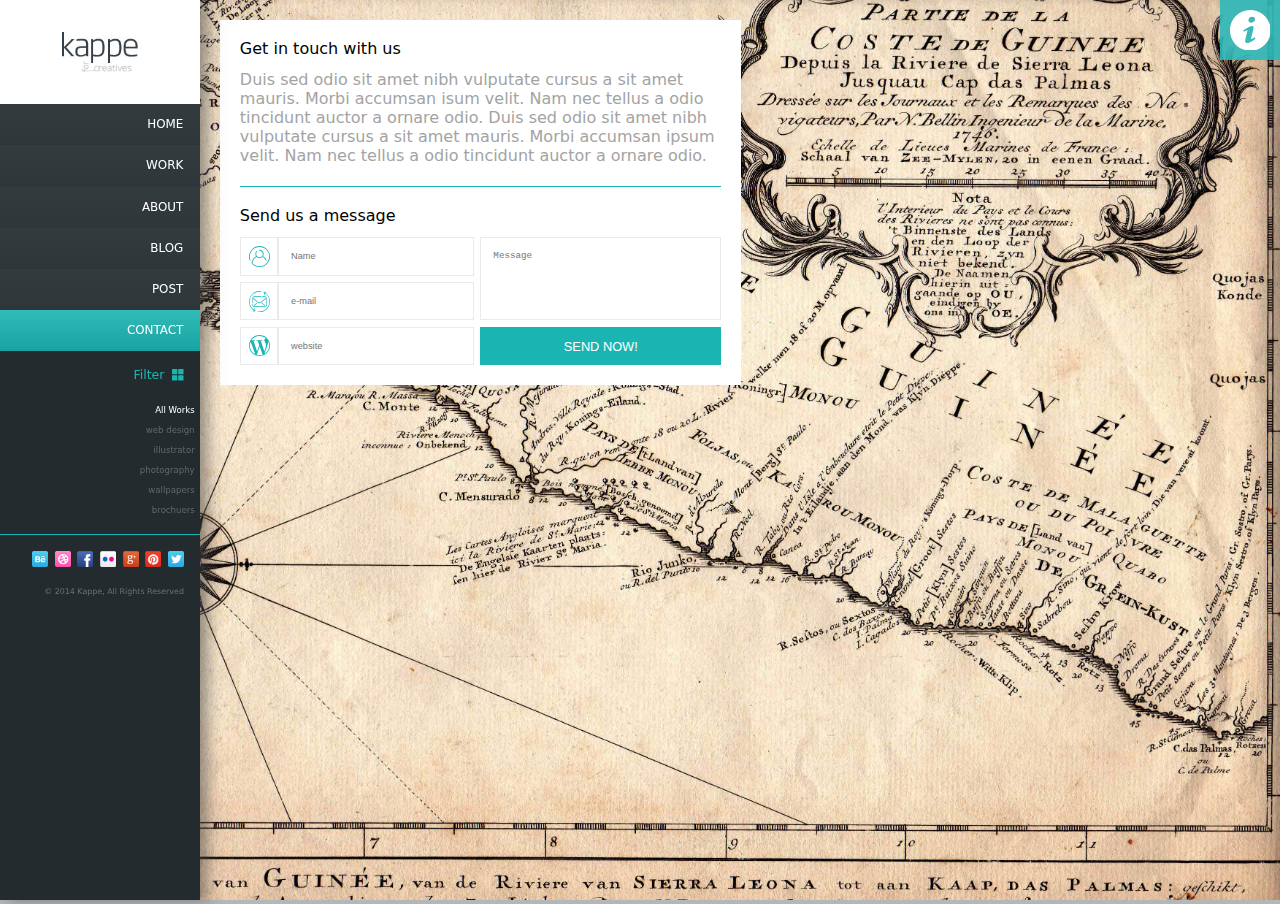
<file: m4/contact.html>
<!DOCTYPE html>
<html lang="en">
<head>
    <meta charset="UTF-8">
    <title></title>
    <link rel="stylesheet" href="CSS/style.css">
    <script src="JS/jq.js"></script>
    <script src="JS/control.js"></script>
</head>
<body>
  
    <div id="info_box">
        <ul>
            <li>
                <svg x="0px" y="0px" viewBox="0 0 348.077 348.077" style="enable-background:new 0 0 348.077 348.077;" xml:space="preserve">
                    <path d="M340.273,275.083l-53.755-53.761c-10.707-10.664-28.438-10.34-39.518,0.744l-27.082,27.076
                        c-1.711-0.943-3.482-1.928-5.344-2.973c-17.102-9.476-40.509-22.464-65.14-47.113c-24.704-24.701-37.704-48.144-47.209-65.257
                        c-1.003-1.813-1.964-3.561-2.913-5.221l18.176-18.149l8.936-8.947c11.097-11.1,11.403-28.826,0.721-39.521L73.39,8.194
                        C62.708-2.486,44.969-2.162,33.872,8.938l-15.15,15.237l0.414,0.411c-5.08,6.482-9.325,13.958-12.484,22.02
                        C3.74,54.28,1.927,61.603,1.098,68.941C-6,127.785,20.89,181.564,93.866,254.541c100.875,100.868,182.167,93.248,185.674,92.876
                        c7.638-0.913,14.958-2.738,22.397-5.627c7.992-3.122,15.463-7.361,21.941-12.43l0.331,0.294l15.348-15.029
                        C350.631,303.527,350.95,285.795,340.273,275.083z"/>
                </svg> 
                9930 1234 5679
            </li>
            <li>
                <svg x="0px" y="0px" viewBox="0 0 550.795 550.795" style="enable-background:new 0 0 550.795 550.795;" xml:space="preserve">
                    <path d="M501.613,491.782c12.381,0,23.109-4.088,32.229-12.16L377.793,323.567c-3.744,2.681-7.373,5.288-10.801,7.767
                        c-11.678,8.604-21.156,15.318-28.434,20.129c-7.277,4.822-16.959,9.737-29.045,14.755c-12.094,5.024-23.361,7.528-33.813,7.528
                        h-0.306h-0.306c-10.453,0-21.72-2.503-33.813-7.528c-12.093-5.018-21.775-9.933-29.045-14.755
                        c-7.277-4.811-16.75-11.524-28.434-20.129c-3.256-2.387-6.867-5.006-10.771-7.809L16.946,479.622
                        c9.119,8.072,19.854,12.16,32.234,12.16H501.613z"/>
                    <path d="M31.047,225.299C19.37,217.514,9.015,208.598,0,198.555V435.98l137.541-137.541
                        C110.025,279.229,74.572,254.877,31.047,225.299z"/>
                    <path d="M520.059,225.299c-41.865,28.336-77.447,52.73-106.75,73.195l137.486,137.492V198.555
                        C541.98,208.396,531.736,217.306,520.059,225.299z"/>
                    <path d="M501.613,59.013H49.181c-15.784,0-27.919,5.33-36.42,15.979C4.253,85.646,0.006,98.97,0.006,114.949
                        c0,12.907,5.636,26.892,16.903,41.959c11.267,15.061,23.256,26.891,35.961,35.496c6.965,4.921,27.969,19.523,63.012,43.801
                        c18.917,13.109,35.368,24.535,49.505,34.395c12.05,8.396,22.442,15.667,31.022,21.701c0.985,0.691,2.534,1.799,4.59,3.269
                        c2.215,1.591,5.018,3.61,8.476,6.107c6.659,4.816,12.191,8.709,16.597,11.683c4.4,2.975,9.731,6.298,15.985,9.988
                        c6.249,3.685,12.143,6.456,17.675,8.299c5.533,1.842,10.655,2.766,15.367,2.766h0.306h0.306c4.711,0,9.834-0.924,15.368-2.766
                        c5.531-1.843,11.42-4.608,17.674-8.299c6.248-3.69,11.572-7.02,15.986-9.988c4.406-2.974,9.938-6.866,16.598-11.683
                        c3.451-2.497,6.254-4.517,8.469-6.102c2.057-1.476,3.605-2.577,4.596-3.274c6.684-4.651,17.1-11.892,31.104-21.616
                        c25.482-17.705,63.01-43.764,112.742-78.281c14.957-10.447,27.453-23.054,37.496-37.803c10.025-14.749,15.051-30.22,15.051-46.408
                        c0-13.525-4.873-25.098-14.598-34.737C526.461,63.829,514.932,59.013,501.613,59.013z"/>
                </svg> 
                contact@domain.com
            </li>
            <li>
                <svg x="0px" y="0px" viewBox="0 0 495.398 495.398" style="enable-background:new 0 0 495.398 495.398;" xml:space="preserve">
                    <path d="M487.083,225.514l-75.08-75.08V63.704c0-15.682-12.708-28.391-28.413-28.391c-15.669,0-28.377,12.709-28.377,28.391
                        v29.941L299.31,37.74c-27.639-27.624-75.694-27.575-103.27,0.05L8.312,225.514c-11.082,11.104-11.082,29.071,0,40.158
                        c11.087,11.101,29.089,11.101,40.172,0l187.71-187.729c6.115-6.083,16.893-6.083,22.976-0.018l187.742,187.747
                        c5.567,5.551,12.825,8.312,20.081,8.312c7.271,0,14.541-2.764,20.091-8.312C498.17,254.586,498.17,236.619,487.083,225.514z"/>
                    <path d="M257.561,131.836c-5.454-5.451-14.285-5.451-19.723,0L72.712,296.913c-2.607,2.606-4.085,6.164-4.085,9.877v120.401
                        c0,28.253,22.908,51.16,51.16,51.16h81.754v-126.61h92.299v126.61h81.755c28.251,0,51.159-22.907,51.159-51.159V306.79
                        c0-3.713-1.465-7.271-4.085-9.877L257.561,131.836z"/>
                </svg> 
                street adress example
            </li>
        </ul>
    </div>
   
    <header class="flex__jcontent_start">
       <div id="logo" class="main_flex__nowrap flex__jcontent_center flex__align-items_center">
           <img src="img/logo.jpg" alt="">
       </div>
        
        <button type="button" id="menu_btn">Menu</button>
        
        <nav id="main_nav">
           <li><a href="index.html">Home</a></li>
           <li><a href="work.html">Work</a></li>
           <li><a href="about.html">About</a></li>
           <li><a href="blog.html">Blog</a></li>
           <li><a href="post.html">Post</a></li>
           <li><a class="active" href="contact.html">Contact</a></li>
        </nav>
        
        <div id="filter">
           <div id="title_filter" class="main_flex__nowrap flex__jcontent_end flex__align-center_center flex__align-items_center">
               Filter <svg version="1.1" id="Capa_1" xmlns="http://www.w3.org/2000/svg" xmlns:xlink="http://www.w3.org/1999/xlink" x="0px" y="0px" viewBox="0 0 271.673 271.673" style="enable-background:new 0 0 271.673 271.673;" xml:space="preserve">

                <path d="M114.939,0H10.449C4.678,0,0,4.678,0,10.449v104.49c0,5.771,4.678,10.449,10.449,10.449h104.49
                    c5.771,0,10.449-4.678,10.449-10.449V10.449C125.388,4.678,120.71,0,114.939,0z"/>
                <path d="M261.224,0h-104.49c-5.771,0-10.449,4.678-10.449,10.449v104.49c0,5.771,4.678,10.449,10.449,10.449h104.49
                    c5.771,0,10.449-4.678,10.449-10.449V10.449C271.673,4.678,266.995,0,261.224,0z"/>
                <path d="M114.939,146.286H10.449C4.678,146.286,0,150.964,0,156.735v104.49c0,5.771,4.678,10.449,10.449,10.449h104.49
                    c5.771,0,10.449-4.678,10.449-10.449v-104.49C125.388,150.964,120.71,146.286,114.939,146.286z"/>
                <path d="M261.224,146.286h-104.49c-5.771,0-10.449,4.678-10.449,10.449v104.49c0,5.771,4.678,10.449,10.449,10.449h104.49
                    c5.771,0,10.449-4.678,10.449-10.449v-104.49C271.673,150.964,266.995,146.286,261.224,146.286z"/>
            </svg>
        </div>
            <ul>
                <li><a class="active" href="#">All Works</a></li>
                <li><a href="#">web design</a></li>
                <li><a href="#">illustrator</a></li>
                <li><a href="#">photography</a></li>
                <li><a href="#">wallpapers</a></li>
                <li><a href="#">brochuers</a></li>
            </ul>
       </div>
       
       <div id="soc_bar" class="main_flex__nowrap flex__jcontent_end flex__align-items_center">
            <a href="#"><img src="img/webicon-behance.png" alt=""></a>
            <a href="#"><img src="img/webicon-dribbble.png" alt=""></a>
            <a href="#"><img src="img/webicon-facebook.png" alt=""></a>
            <a href="#"><img src="img/webicon-flickr.png" alt=""></a>
            <a href="#"><img src="img/webicon-googleplus.png" alt=""></a>
            <a href="#"><img src="img/webicon-pinterest.png" alt=""></a>
            <a href="#"><img src="img/webicon-twitter.png" alt=""></a>
       </div>
       
       <p id="cop">© 2014 Kappe, All Rights Reserved</p>
        
   </header>
    
    <main id="map">
        
        <div class="wrap">
           
            <div id="box_contact" class="white">
                <div id="info_contact">
                    <p class="title_info">
                        Get in touch with us
                    </p>
                    <p>
                        Duis sed odio sit amet nibh vulputate cursus a sit amet mauris. Morbi accumsan isum velit. 
                        Nam nec tellus a odio tincidunt auctor a ornare odio. Duis sed odio sit amet nibh vulputate 
                        cursus a sit amet mauris. Morbi accumsan ipsum velit. Nam nec tellus a odio tincidunt auctor 
                        a ornare odio.
                    </p>
                </div>
                <div class="form_comment">
                    <p class="title_info">
                        Send us a message
                    </p>
                    <form action="" class="main_flex__nowrap">
                        <div id="left_form">
                            <div class="input main_flex__nowrap flex__align-items_center">
                                <div class="icon_form">
                                    <svg x="0px" y="0px" viewBox="0 0 294.812 294.812" style="enable-background:new 0 0 294.812 294.812;" xml:space="preserve">
                                            <path d="M251.654,43.164c-57.479-57.48-151.006-57.48-208.485,0C23.002,63.331,9.207,88.667,3.274,116.434
                                                c-5.776,27.037-3.884,55.049,5.471,81.006c1.124,3.117,4.563,4.733,7.679,3.61c3.118-1.124,4.734-4.562,3.61-7.679
                                                c-8.595-23.849-10.333-49.586-5.025-74.431c5.447-25.496,18.119-48.766,36.645-67.292c52.801-52.801,138.714-52.801,191.515,0
                                                c25.145,25.146,39.221,58.571,39.634,94.12c0.413,35.484-12.811,69.176-37.234,94.868c-0.289,0.304-0.575,0.61-0.861,0.916
                                                c-0.506,0.541-1.011,1.083-1.539,1.611c-52.801,52.801-138.714,52.801-191.515,0c-0.281-0.281-0.555-0.567-0.826-0.853
                                                c-0.014-0.554-0.026-1.1-0.026-1.638c0-1.208,0.023-2.411,0.067-3.61c0.015-0.401,0.045-0.798,0.065-1.198
                                                c0.039-0.797,0.076-1.594,0.134-2.387c0.035-0.473,0.086-0.941,0.128-1.412c0.063-0.715,0.122-1.43,0.2-2.141
                                                c0.055-0.502,0.127-1,0.19-1.5c0.085-0.675,0.166-1.352,0.266-2.024c0.076-0.512,0.166-1.019,0.25-1.528
                                                c0.107-0.655,0.211-1.31,0.332-1.961c0.095-0.515,0.204-1.025,0.308-1.537c0.129-0.639,0.256-1.279,0.398-1.914
                                                c0.115-0.515,0.243-1.027,0.366-1.539c0.15-0.625,0.299-1.25,0.461-1.87c0.135-0.514,0.281-1.024,0.423-1.535
                                                c0.171-0.612,0.341-1.225,0.524-1.833c0.153-0.51,0.317-1.016,0.479-1.522c0.192-0.601,0.384-1.203,0.587-1.799
                                                c0.172-0.503,0.352-1.003,0.532-1.503c0.213-0.592,0.427-1.184,0.651-1.772c0.19-0.497,0.387-0.989,0.585-1.482
                                                c0.233-0.581,0.468-1.162,0.712-1.738c0.208-0.49,0.422-0.976,0.638-1.462c0.253-0.571,0.509-1.14,0.773-1.705
                                                c0.225-0.481,0.455-0.959,0.688-1.436c0.274-0.561,0.551-1.121,0.835-1.676c0.241-0.47,0.486-0.938,0.735-1.404
                                                c0.294-0.552,0.593-1.102,0.898-1.649c0.257-0.46,0.517-0.918,0.781-1.373c0.314-0.541,0.633-1.079,0.958-1.615
                                                c0.273-0.45,0.549-0.898,0.829-1.344c0.334-0.53,0.673-1.057,1.017-1.58c0.288-0.439,0.578-0.876,0.873-1.31
                                                c0.353-0.52,0.714-1.034,1.078-1.547c0.303-0.427,0.606-0.853,0.916-1.274c0.373-0.508,0.754-1.011,1.137-1.511
                                                c0.317-0.414,0.633-0.828,0.957-1.237c0.393-0.497,0.795-0.988,1.198-1.477c0.329-0.4,0.658-0.8,0.994-1.195
                                                c0.414-0.486,0.837-0.965,1.261-1.443c0.342-0.386,0.682-0.773,1.03-1.153c0.434-0.474,0.877-0.939,1.321-1.404
                                                c0.354-0.372,0.706-0.745,1.066-1.112c0.455-0.462,0.92-0.914,1.384-1.368c0.364-0.355,0.725-0.714,1.095-1.064
                                                c0.478-0.452,0.967-0.893,1.454-1.335c0.372-0.337,0.739-0.678,1.116-1.01c0.503-0.443,1.019-0.873,1.532-1.306
                                                c0.376-0.317,0.748-0.639,1.129-0.951c0.531-0.434,1.075-0.855,1.617-1.279c0.378-0.295,0.75-0.597,1.132-0.887
                                                c0.571-0.433,1.154-0.851,1.736-1.271c0.367-0.266,0.727-0.538,1.099-0.799c0.642-0.451,1.299-0.886,1.954-1.323
                                                c0.323-0.215,0.639-0.438,0.964-0.65c0.854-0.555,1.723-1.092,2.598-1.622c0.136-0.082,0.268-0.17,0.405-0.252
                                                c1.012-0.606,2.038-1.194,3.076-1.766c0.355-0.195,0.72-0.378,1.079-0.569c0.689-0.368,1.376-0.739,2.077-1.091
                                                c0.449-0.226,0.909-0.438,1.362-0.657c0.572-0.277,1.142-0.557,1.721-0.824c10.875,10.388,25.382,16.269,40.44,16.269
                                                c15.058,0,29.566-5.882,40.441-16.271c21.229,9.825,38.604,27.454,48.037,48.892c1.334,3.032,4.873,4.411,7.908,3.076
                                                c3.033-1.335,4.41-4.876,3.075-7.908c-10.318-23.45-28.281-42.189-51.018-53.501c6.597-9.677,10.166-21.104,10.166-32.896
                                                c0-32.317-26.292-58.609-58.609-58.609c-3.313,0-6,2.687-6,6s2.687,6,6,6c25.701,0,46.609,20.909,46.609,46.609
                                                c0,11.492-4.271,22.558-12.025,31.157c-0.001,0.001-0.002,0.002-0.003,0.003c-8.854,9.818-21.458,15.449-34.582,15.449
                                                s-25.729-5.631-34.582-15.449c-0.001-0.002-0.003-0.003-0.005-0.004c-7.753-8.602-12.023-19.665-12.023-31.155
                                                c0-12.544,4.911-24.312,13.829-33.134c2.356-2.331,2.376-6.13,0.045-8.485c-2.33-2.357-6.129-2.375-8.485-0.046
                                                C94.978,80.023,88.802,94.82,88.802,110.594c0,11.78,3.56,23.199,10.146,32.871c-0.059,0.029-0.116,0.061-0.174,0.091
                                                c-0.468,0.234-0.925,0.482-1.389,0.721c-0.711,0.368-1.424,0.734-2.125,1.117c-0.496,0.27-0.981,0.554-1.472,0.831
                                                c-0.655,0.371-1.311,0.74-1.957,1.123c-0.501,0.298-0.994,0.606-1.49,0.911c-0.62,0.382-1.24,0.763-1.851,1.156
                                                c-0.499,0.321-0.989,0.651-1.482,0.979c-0.593,0.395-1.185,0.792-1.769,1.198c-0.491,0.342-0.976,0.691-1.461,1.04
                                                c-0.57,0.411-1.138,0.824-1.699,1.245c-0.481,0.361-0.956,0.727-1.43,1.095c-0.55,0.427-1.096,0.857-1.636,1.294
                                                c-0.468,0.378-0.932,0.761-1.394,1.146c-0.531,0.444-1.058,0.893-1.58,1.347c-0.453,0.393-0.903,0.789-1.349,1.19
                                                c-0.515,0.463-1.023,0.931-1.528,1.403c-0.436,0.407-0.871,0.815-1.301,1.23c-0.499,0.482-0.99,0.971-1.48,1.462
                                                c-0.418,0.419-0.836,0.837-1.246,1.262c-0.485,0.503-0.961,1.015-1.436,1.527c-0.397,0.428-0.797,0.854-1.187,1.289
                                                c-0.475,0.528-0.937,1.067-1.401,1.604c-0.373,0.432-0.749,0.86-1.115,1.297c-0.471,0.563-0.927,1.137-1.386,1.709
                                                c-0.341,0.426-0.689,0.846-1.024,1.277c-0.482,0.62-0.948,1.252-1.416,1.882c-0.294,0.396-0.596,0.785-0.884,1.185
                                                c-0.592,0.82-1.165,1.652-1.733,2.488c-0.149,0.22-0.307,0.434-0.455,0.655c-0.707,1.056-1.394,2.124-2.063,3.204
                                                c-0.231,0.373-0.448,0.754-0.674,1.129c-0.433,0.719-0.868,1.437-1.285,2.166c-0.26,0.455-0.506,0.918-0.759,1.377
                                                c-0.365,0.66-0.732,1.318-1.082,1.986c-0.26,0.495-0.506,0.996-0.759,1.495c-0.326,0.644-0.653,1.287-0.966,1.938
                                                c-0.249,0.518-0.486,1.042-0.727,1.563c-0.296,0.643-0.593,1.285-0.877,1.934c-0.234,0.535-0.458,1.075-0.683,1.614
                                                c-0.271,0.647-0.54,1.294-0.798,1.946c-0.217,0.548-0.425,1.099-0.633,1.65c-0.246,0.654-0.489,1.309-0.723,1.968
                                                c-0.198,0.559-0.39,1.121-0.58,1.684c-0.223,0.661-0.44,1.324-0.65,1.991c-0.179,0.567-0.352,1.136-0.522,1.706
                                                c-0.2,0.673-0.393,1.348-0.58,2.026c-0.158,0.572-0.313,1.145-0.462,1.721c-0.177,0.685-0.345,1.373-0.509,2.063
                                                c-0.137,0.576-0.273,1.151-0.4,1.729c-0.154,0.699-0.297,1.402-0.437,2.106c-0.115,0.576-0.232,1.152-0.338,1.731
                                                c-0.131,0.718-0.249,1.44-0.366,2.163c-0.092,0.57-0.189,1.139-0.272,1.711c-0.109,0.746-0.201,1.496-0.295,2.246
                                                c-0.069,0.556-0.145,1.111-0.206,1.669c-0.086,0.786-0.152,1.577-0.221,2.368c-0.046,0.527-0.101,1.052-0.139,1.582
                                                c-0.064,0.883-0.106,1.77-0.149,2.658c-0.021,0.441-0.054,0.879-0.07,1.321c-0.048,1.332-0.075,2.669-0.075,4.011
                                                c0,1.449,0.049,2.819,0.108,4.332c0.014,0.35,0.063,0.69,0.133,1.022c0.006,0.026,0.009,0.052,0.015,0.078
                                                c0.074,0.327,0.178,0.641,0.303,0.945c0.012,0.03,0.023,0.06,0.036,0.09c0.129,0.3,0.283,0.586,0.457,0.858
                                                c0.022,0.034,0.043,0.068,0.065,0.101c0.179,0.267,0.378,0.518,0.595,0.752c0.016,0.017,0.027,0.038,0.043,0.055l0.792,0.843
                                                c0.598,0.64,1.196,1.278,1.82,1.901c28.74,28.74,66.491,43.11,104.243,43.11s75.503-14.37,104.243-43.11
                                                c0.624-0.623,1.222-1.262,1.82-1.901l0.792-0.843c26.589-27.971,40.985-64.647,40.536-103.275
                                                C294.352,106.928,279.028,70.538,251.654,43.164z"/>
                                        </svg>
                                </div>
                                <input type="text" placeholder="Name">
                            </div>
                            <div class="input main_flex__nowrap flex__align-items_center">
                                <div class="icon_form">
                                    <svg viewBox="0 0 512 512">
                                            <path d="m326.972656 142.042969h60.757813c12.890625 0 23.511719 9.867187 24.722656 22.441406l-123.359375 
                                                102.707031c-19.171875 15.972656-47.011719 15.972656-66.195312 0l-123.355469-102.710937c1.214843-12.574219 
                                                11.835937-22.4375 24.722656-22.4375h172.289063c4.203124 0 7.605468-3.40625 
                                                7.605468-7.605469s-3.402344-7.601562-7.605468-7.601562h-172.289063c-22.082031 0-40.050781 
                                                17.964843-40.050781 40.046874v123.839844c0 4.199219 3.40625 7.605469 7.605468 7.605469 4.199219 0 
                                                7.605469-3.40625 7.605469-7.605469v-106.550781l113.742188 94.703125c12.410156 10.335938 27.617187 
                                                15.503906 42.832031 15.503906 15.207031 0 30.421875-5.167968 
                                                42.828125-15.5l113.742187-94.703125v161.8125c0 13.1875-10.730468 23.917969-23.917968 
                                                23.917969h-265.308594c-13.191406 
                                                0-23.921875-10.726562-23.921875-23.917969v-24.847656c0-4.199219-3.402344-7.601563-7.601563-7.601563-4.203124 
                                                0-7.605468 3.402344-7.605468 7.601563v24.847656c0 21.574219 17.554687 39.128907 39.128906 
                                                39.128907h265.308594c21.574218 0 39.128906-17.554688 
                                                39.128906-39.128907v-179.105469c0-22.082031-17.96875-40.046874-40.050781-40.046874h-60.757813c-4.199218 
                                                0-7.605468 3.402343-7.605468 7.601562s3.40625 7.605469 7.605468 7.605469zm0 0"/>
                                            <path d="m384.710938 357.871094c1.421874 1.183594 3.148437 1.761718 4.863281 1.761718 2.179687 0 4.34375-.933593 
                                                5.847656-2.738281 2.6875-3.226562 
                                                2.25-8.023437-.976563-10.710937l-76.386718-63.589844c-3.230469-2.6875-8.023438-2.25-10.707032.980469-2.6875 
                                                3.226562-2.25 8.019531.976563 10.707031zm0 0"/>
                                            <path d="m122.429688 359.632812c1.714843 0 3.441406-.578124 
                                                4.863281-1.761718l76.371093-63.589844c3.230469-2.683594 
                                                3.667969-7.480469.980469-10.707031-2.6875-3.230469-7.484375-3.667969-10.710937-.980469l-76.375 
                                                63.589844c-3.226563 2.6875-3.664063 7.484375-.976563 10.710937 1.503907 1.804688 3.667969 2.738281 
                                                5.847657 2.738281zm0 0"/>
                                            <path d="m437.019531 74.957031c-15.457031-15.457031-32.632812-28.757812-51.238281-39.714843l33.742188-6.316407c4.128906-.769531 
                                                6.847656-4.746093 6.078124-8.871093-.777343-4.128907-4.753906-6.84375-8.875-6.074219l-54.667968 
                                                10.230469c-2.097656.394531-3.933594 1.648437-5.058594 3.460937-1.125 1.808594-1.441406 4.011719-.867188 
                                                6.0625l15.304688 54.671875c.941406 3.359375 3.992188 5.554688 7.316406 5.554688.679688 0 1.371094-.089844 
                                                2.054688-.285157 4.042968-1.128906 6.40625-5.324219 5.273437-9.371093l-10.460937-37.367188c18.441406 10.566406 
                                                35.425781 23.554688 50.644531 38.769531 45.480469 45.480469 70.527344 105.949219 70.527344 170.269531 0 
                                                64.316407-25.046875 124.785157-70.527344 170.265626-27.207031 27.207031-59.425781 46.976562-95.761719 
                                                58.765624-34.664062 11.242188-72.117187 14.492188-108.304687 9.390626-4.160157-.582032-8.003907 
                                                2.308593-8.59375 6.46875-.585938 4.160156 2.3125 8.003906 6.46875 8.589843 11.828125 1.667969 23.78125 
                                                2.496094 35.734375 2.496094 26.929687 0 53.871094-4.203125 79.390625-12.480469 38.640625-12.535156 
                                                72.898437-33.554687 101.820312-62.476562 48.351563-48.355469 74.980469-112.640625 74.980469-181.019532 
                                                0-68.382812-26.628906-132.667968-74.980469-181.019531zm0 0"/>
                                            <path d="m140.5625 423.542969c-1.132812-4.042969-5.328125-6.40625-9.371094-5.273438-4.042968 1.132813-6.40625 
                                                5.328125-5.273437 9.375l10.460937 
                                                37.367188c-18.441406-10.566407-35.429687-23.554688-50.644531-38.769531-45.480469-45.480469-70.527344-105.949219-70.527344-170.265626 
                                                0-64.320312 25.046875-124.789062 70.527344-170.265624 27.632813-27.632813 61.832031-48.296876 98.90625-59.761719 
                                                35.898437-11.101563 74.503906-13.660157 111.640625-7.394531 4.148438.703124 8.0625-2.089844 
                                                8.761719-6.230469s-2.089844-8.0625-6.230469-8.765625c-39.46875-6.65625-80.5-3.941406-118.664062 7.859375-39.425782 
                                                12.195312-75.792969 34.164062-105.167969 63.539062-48.351563 48.351563-74.980469 112.636719-74.980469 181.019531 0 
                                                68.378907 26.628906 132.667969 74.980469 181.019532 15.453125 15.453125 32.628906 28.753906 51.238281 
                                                39.710937l-33.746094 6.316407c-4.125.773437-6.847656 4.746093-6.074218 8.871093.683593 3.65625 3.878906 6.207031 
                                                7.464843 6.207031.464844 0 .9375-.042968 1.410157-.128906l54.667968-10.234375c2.097656-.390625 3.933594-1.648437 
                                                5.058594-3.457031 1.125-1.8125 1.441406-4.011719.867188-6.066406zm0 0"/>
                                        </svg>
                                </div>
                                <input type="text" placeholder="e-mail">
                            </div>
                            <div class="input main_flex__nowrap flex__align-items_center">
                                <div class="icon_form">
                                    <svg x="0px" y="0px" viewBox="0 0 430.117 430.118" style="enable-background:new 0 0 430.117 430.118;" 
                                        xml:space="preserve">
                                            <path id="WordPress" d="M0,215.059c0,118.786,96.274,215.059,215.059,215.059c118.759,0,215.059-96.272,215.059-215.059
                                                C430.117,96.303,333.817,0,215.059,0C96.274,0,0,96.303,0,215.059z M16.572,215.059c0-28.775,6.196-56.082,17.191-80.78
                                                l94.679,259.398C62.242,361.541,16.572,293.616,16.572,215.059z M215.059,413.541c-19.48,0-38.3-2.838-56.077-8.06l59.568-173.032
                                                l61.008,167.128c0.396,0.989,0.887,1.862,1.4,2.702C260.348,409.564,238.156,413.541,215.059,413.541z M375.466,211.337
                                                c11.323-28.317,15.112-50.955,15.112-71.084c0-7.309-0.49-14.09-1.372-20.421c15.495,28.287,24.307,60.711,24.307,95.232
                                                c0,73.235-39.671,137.151-98.662,171.538L375.466,211.337z M332.669,150.299c7.533,13.212,16.377,30.203,16.377,54.742
                                                c0,17-5.055,38.366-15.107,64.175l-19.807,66.123l-71.733-213.328c11.976-0.651,22.71-1.895,22.71-1.895
                                                c10.697-1.27,9.418-16.96-1.246-16.372c0,0-32.161,2.539-52.913,2.539c-19.508,0-52.264-2.539-52.264-2.539
                                                c-10.702-0.588-11.943,15.751-1.272,16.372c0,0,10.146,1.244,20.846,1.895l30.894,84.727L165.73,336.977L93.435,122.011
                                                c11.974-0.651,22.736-1.895,22.736-1.895c10.704-1.27,9.395-16.96-1.272-16.372c0,0-32.135,2.539-52.913,2.539
                                                c-3.72,0-8.093-0.098-12.757-0.231c35.5-53.884,96.506-89.475,165.831-89.475c51.674,0,98.723,19.767,134.02,52.131
                                                c-0.849-0.067-1.698-0.168-2.548-0.168c-19.541,0-33.342,16.972-33.342,35.209C313.193,120.122,322.621,133.959,332.669,150.299z"/>
                                        </svg>
                                </div>
                                <input type="text" placeholder="website">
                            </div>                           
                        </div>
                        <div id="right_form">
                            <div class="input main_flex__nowrap flex__align-items_center">
                                <textarea placeholder="Message"></textarea>
                            </div>
                            <button type="submit">Send Now!</button>
                        </div>
                    </form>
                </div>
            </div>
            
            <div id="map_google">
                <iframe src="https://www.google.com/maps/embed?pb=!1m14!1m12!1m3!1d6545.150414484477!2d-6.26243895898477!3d53.3456291129167!2m3!1f0!2f0!3f0!3m2!1i1024!2i768!4f13.1!5e0!3m2!1sru!2sby!4v1539099934336" 
                    width="100%" height="100%" frameborder="0" style="border:0" allowfullscreen>
                </iframe>
            </div>
            
        </div>
        
        
    </main>
    
    <div id="info">
        <svg version="1.1" id="Capa_1" xmlns="http://www.w3.org/2000/svg" xmlns:xlink="http://www.w3.org/1999/xlink" x="0px" y="0px" viewBox="0 0 92 92" style="enable-background:new 0 0 92 92;" xml:space="preserve">
	 <path style="fill:#fff;" d="M45.385,0.004C19.983,0.344-0.333,21.215,0.004,46.619c0.34,25.393,21.209,45.715,46.611,45.377
			c25.398-0.342,45.719-21.213,45.381-46.615C91.656,19.986,70.785-0.335,45.385,0.004z M50.484,15.333
			c4.676,0,6.057,2.714,6.057,5.815c0,3.877-3.104,7.461-8.396,7.461c-4.43,0-6.537-2.229-6.414-5.91
			C41.731,19.597,44.33,15.333,50.484,15.333z M38.497,74.75c-3.195,0-5.537-1.938-3.301-10.467l3.666-15.125
			c0.637-2.424,0.744-3.393,0-3.393c-0.959,0-5.107,1.674-7.557,3.322l-1.598-2.617c7.773-6.491,16.712-10.299,20.544-10.299
			c3.195,0,3.727,3.779,2.131,9.594l-4.199,15.9c-0.744,2.811-0.424,3.779,0.318,3.779c0.961,0,4.102-1.166,7.188-3.59l1.811,2.424
			C49.939,71.838,41.69,74.75,38.497,74.75z"/>
        </svg>
    </div>
    
</body>
</html>
</file>
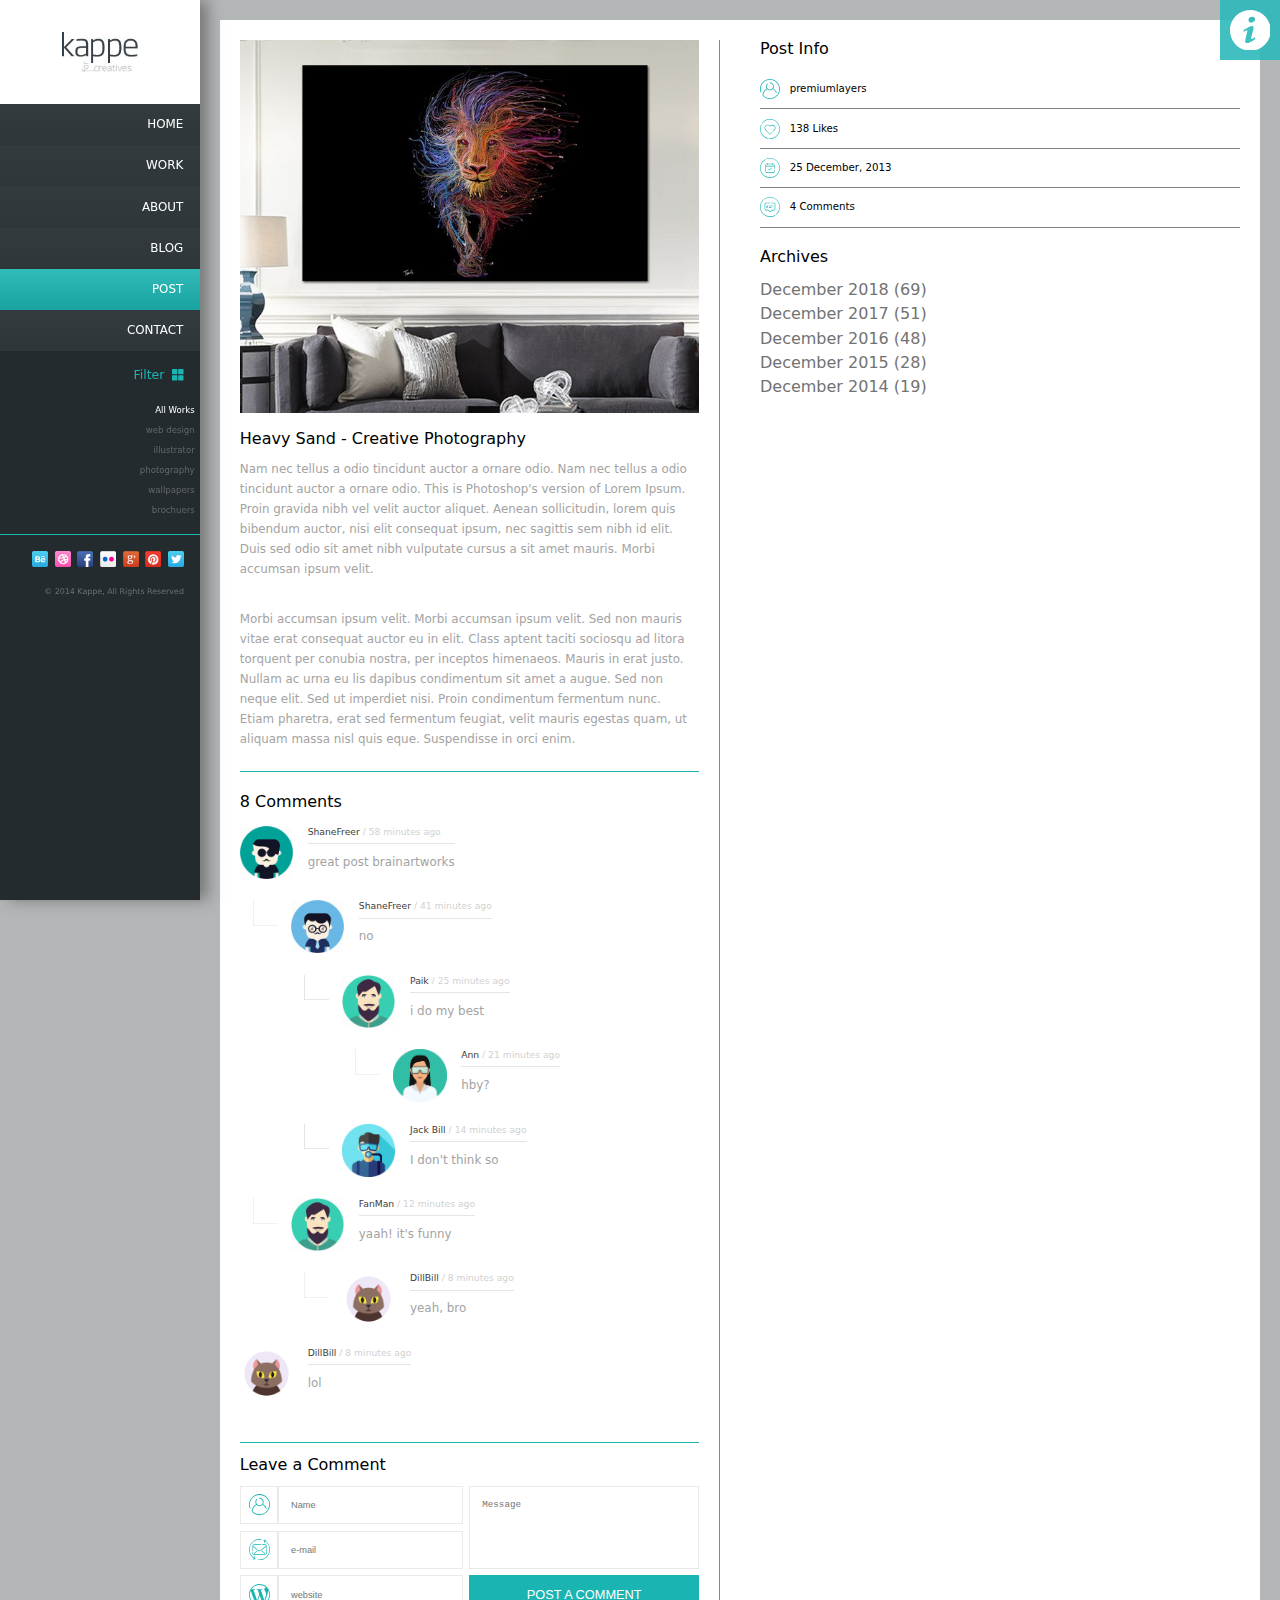
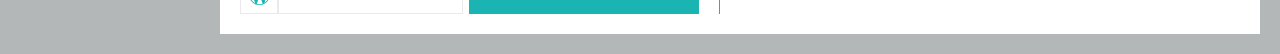
<file: m4/post.html>
<!DOCTYPE html>
<html lang="en">
<head>
    <meta charset="UTF-8">
    <title></title>
    <link rel="stylesheet" href="CSS/style.css">
    <script src="JS/jq.js"></script>
    <script src="JS/control.js"></script>
</head>
<body>
  
    <div id="info_box">
        <ul>
            <li><svg version="1.1" id="Capa_1" xmlns="http://www.w3.org/2000/svg" xmlns:xlink="http://www.w3.org/1999/xlink" x="0px" y="0px" viewBox="0 0 348.077 348.077" style="enable-background:new 0 0 348.077 348.077;" xml:space="preserve">
                    <path d="M340.273,275.083l-53.755-53.761c-10.707-10.664-28.438-10.34-39.518,0.744l-27.082,27.076
                        c-1.711-0.943-3.482-1.928-5.344-2.973c-17.102-9.476-40.509-22.464-65.14-47.113c-24.704-24.701-37.704-48.144-47.209-65.257
                        c-1.003-1.813-1.964-3.561-2.913-5.221l18.176-18.149l8.936-8.947c11.097-11.1,11.403-28.826,0.721-39.521L73.39,8.194
                        C62.708-2.486,44.969-2.162,33.872,8.938l-15.15,15.237l0.414,0.411c-5.08,6.482-9.325,13.958-12.484,22.02
                        C3.74,54.28,1.927,61.603,1.098,68.941C-6,127.785,20.89,181.564,93.866,254.541c100.875,100.868,182.167,93.248,185.674,92.876
                        c7.638-0.913,14.958-2.738,22.397-5.627c7.992-3.122,15.463-7.361,21.941-12.43l0.331,0.294l15.348-15.029
                        C350.631,303.527,350.95,285.795,340.273,275.083z"/>
                </svg> 9930 1234 5679</li>
            <li><svg version="1.1" id="Capa_1" xmlns="http://www.w3.org/2000/svg" xmlns:xlink="http://www.w3.org/1999/xlink" x="0px" y="0px" viewBox="0 0 550.795 550.795" style="enable-background:new 0 0 550.795 550.795;" xml:space="preserve">
                    <path d="M501.613,491.782c12.381,0,23.109-4.088,32.229-12.16L377.793,323.567c-3.744,2.681-7.373,5.288-10.801,7.767
                        c-11.678,8.604-21.156,15.318-28.434,20.129c-7.277,4.822-16.959,9.737-29.045,14.755c-12.094,5.024-23.361,7.528-33.813,7.528
                        h-0.306h-0.306c-10.453,0-21.72-2.503-33.813-7.528c-12.093-5.018-21.775-9.933-29.045-14.755
                        c-7.277-4.811-16.75-11.524-28.434-20.129c-3.256-2.387-6.867-5.006-10.771-7.809L16.946,479.622
                        c9.119,8.072,19.854,12.16,32.234,12.16H501.613z"/>
                    <path d="M31.047,225.299C19.37,217.514,9.015,208.598,0,198.555V435.98l137.541-137.541
                        C110.025,279.229,74.572,254.877,31.047,225.299z"/>
                    <path d="M520.059,225.299c-41.865,28.336-77.447,52.73-106.75,73.195l137.486,137.492V198.555
                        C541.98,208.396,531.736,217.306,520.059,225.299z"/>
                    <path d="M501.613,59.013H49.181c-15.784,0-27.919,5.33-36.42,15.979C4.253,85.646,0.006,98.97,0.006,114.949
                        c0,12.907,5.636,26.892,16.903,41.959c11.267,15.061,23.256,26.891,35.961,35.496c6.965,4.921,27.969,19.523,63.012,43.801
                        c18.917,13.109,35.368,24.535,49.505,34.395c12.05,8.396,22.442,15.667,31.022,21.701c0.985,0.691,2.534,1.799,4.59,3.269
                        c2.215,1.591,5.018,3.61,8.476,6.107c6.659,4.816,12.191,8.709,16.597,11.683c4.4,2.975,9.731,6.298,15.985,9.988
                        c6.249,3.685,12.143,6.456,17.675,8.299c5.533,1.842,10.655,2.766,15.367,2.766h0.306h0.306c4.711,0,9.834-0.924,15.368-2.766
                        c5.531-1.843,11.42-4.608,17.674-8.299c6.248-3.69,11.572-7.02,15.986-9.988c4.406-2.974,9.938-6.866,16.598-11.683
                        c3.451-2.497,6.254-4.517,8.469-6.102c2.057-1.476,3.605-2.577,4.596-3.274c6.684-4.651,17.1-11.892,31.104-21.616
                        c25.482-17.705,63.01-43.764,112.742-78.281c14.957-10.447,27.453-23.054,37.496-37.803c10.025-14.749,15.051-30.22,15.051-46.408
                        c0-13.525-4.873-25.098-14.598-34.737C526.461,63.829,514.932,59.013,501.613,59.013z"/>
                </svg> contact@domain.com</li>
            <li><svg version="1.1" id="Capa_1" xmlns="http://www.w3.org/2000/svg" xmlns:xlink="http://www.w3.org/1999/xlink" x="0px" y="0px" viewBox="0 0 495.398 495.398" style="enable-background:new 0 0 495.398 495.398;" xml:space="preserve">
                    <path d="M487.083,225.514l-75.08-75.08V63.704c0-15.682-12.708-28.391-28.413-28.391c-15.669,0-28.377,12.709-28.377,28.391
                        v29.941L299.31,37.74c-27.639-27.624-75.694-27.575-103.27,0.05L8.312,225.514c-11.082,11.104-11.082,29.071,0,40.158
                        c11.087,11.101,29.089,11.101,40.172,0l187.71-187.729c6.115-6.083,16.893-6.083,22.976-0.018l187.742,187.747
                        c5.567,5.551,12.825,8.312,20.081,8.312c7.271,0,14.541-2.764,20.091-8.312C498.17,254.586,498.17,236.619,487.083,225.514z"/>
                    <path d="M257.561,131.836c-5.454-5.451-14.285-5.451-19.723,0L72.712,296.913c-2.607,2.606-4.085,6.164-4.085,9.877v120.401
                        c0,28.253,22.908,51.16,51.16,51.16h81.754v-126.61h92.299v126.61h81.755c28.251,0,51.159-22.907,51.159-51.159V306.79
                        c0-3.713-1.465-7.271-4.085-9.877L257.561,131.836z"/>
                </svg> street adress example</li>
        </ul>
    </div>
   
    <header class="flex__jcontent_start">
       <div id="logo" class="main_flex__nowrap flex__jcontent_center flex__align-items_center">
           <img src="img/logo.jpg" alt="">
       </div>
       
       <button type="button" id="menu_btn">Menu</button>
        
        <nav id="main_nav">
           <li><a href="index.html">Home</a></li>
           <li><a href="work.html">Work</a></li>
           <li><a href="about.html">About</a></li>
           <li><a href="blog.html">Blog</a></li>
           <li><a class="active" href="post.html">Post</a></li>
           <li><a href="contact.html">Contact</a></li>
        </nav>
        
        <div id="filter">
           <div id="title_filter" class="main_flex__nowrap flex__jcontent_end flex__align-center_center flex__align-items_center">
               Filter <svg version="1.1" id="Capa_1" xmlns="http://www.w3.org/2000/svg" xmlns:xlink="http://www.w3.org/1999/xlink" x="0px" y="0px" viewBox="0 0 271.673 271.673" style="enable-background:new 0 0 271.673 271.673;" xml:space="preserve">

                <path d="M114.939,0H10.449C4.678,0,0,4.678,0,10.449v104.49c0,5.771,4.678,10.449,10.449,10.449h104.49
                    c5.771,0,10.449-4.678,10.449-10.449V10.449C125.388,4.678,120.71,0,114.939,0z"/>
                <path d="M261.224,0h-104.49c-5.771,0-10.449,4.678-10.449,10.449v104.49c0,5.771,4.678,10.449,10.449,10.449h104.49
                    c5.771,0,10.449-4.678,10.449-10.449V10.449C271.673,4.678,266.995,0,261.224,0z"/>
                <path d="M114.939,146.286H10.449C4.678,146.286,0,150.964,0,156.735v104.49c0,5.771,4.678,10.449,10.449,10.449h104.49
                    c5.771,0,10.449-4.678,10.449-10.449v-104.49C125.388,150.964,120.71,146.286,114.939,146.286z"/>
                <path d="M261.224,146.286h-104.49c-5.771,0-10.449,4.678-10.449,10.449v104.49c0,5.771,4.678,10.449,10.449,10.449h104.49
                    c5.771,0,10.449-4.678,10.449-10.449v-104.49C271.673,150.964,266.995,146.286,261.224,146.286z"/>
            </svg>
        </div>
            <ul>
                <li><a class="active" href="#">All Works</a></li>
                <li><a href="#">web design</a></li>
                <li><a href="#">illustrator</a></li>
                <li><a href="#">photography</a></li>
                <li><a href="#">wallpapers</a></li>
                <li><a href="#">brochuers</a></li>
            </ul>
       </div>
       
       <div id="soc_bar" class="main_flex__nowrap flex__jcontent_end flex__align-items_center">
            <a href="#"><img src="img/webicon-behance.png" alt=""></a>
            <a href="#"><img src="img/webicon-dribbble.png" alt=""></a>
            <a href="#"><img src="img/webicon-facebook.png" alt=""></a>
            <a href="#"><img src="img/webicon-flickr.png" alt=""></a>
            <a href="#"><img src="img/webicon-googleplus.png" alt=""></a>
            <a href="#"><img src="img/webicon-pinterest.png" alt=""></a>
            <a href="#"><img src="img/webicon-twitter.png" alt=""></a>
       </div>
       
       <p id="cop">© 2014 Kappe, All Rights Reserved</p>
        
   </header>
    
    <main>
        
        <div class="wrap white">
           
            <div class="info_work_box main_flex flex__jcontent_between flex__align-center_stretch flex__align-items_start">
                <div class="left_info line_sep">
                    <div class="img_box_work">
                        <img src="img/main_24.jpg" alt="">
                    </div>
                    <div class="about_work">
                        <h1>Heavy Sand - Creative Photography</h1>
                        <p>
                            Nam nec tellus a odio tincidunt auctor a ornare odio. Nam nec tellus a odio tincidunt auctor 
                            a ornare odio. This is Photoshop's version  of Lorem Ipsum. Proin gravida nibh vel velit 
                            auctor aliquet. Aenean sollicitudin, lorem quis bibendum auctor, nisi elit consequat ipsum, 
                            nec sagittis sem nibh id elit. Duis sed odio sit amet nibh vulputate cursus a sit amet mauris. 
                            Morbi accumsan ipsum velit. 
                        </p>
                        <p>
                            Morbi accumsan ipsum velit. Morbi accumsan ipsum velit. Sed non  mauris vitae erat consequat 
                            auctor eu in elit. Class aptent taciti sociosqu ad litora torquent per conubia nostra, per 
                            inceptos himenaeos. Mauris in erat justo. Nullam ac urna eu lis dapibus condimentum sit amet 
                            a augue. Sed non neque elit. Sed ut imperdiet nisi. Proin condimentum fermentum nunc. Etiam 
                            pharetra, erat sed fermentum feugiat, velit mauris egestas quam, ut aliquam massa nisl quis 
                            eque. Suspendisse in orci enim.
                        </p>
                    </div>
                    
                    <div id="comments">
                        <h4>8 Comments</h4>
                        
                        <div id="list_comments">
                            <ul>
                                <li>
                                    <div class="box_comment main_flex__nowrap">
                                        <div class="img_comment">
                                            <img src="img/avatar_1.png" alt="">
                                        </div>
                                        <div class="about_comment">
                                            <h5>
                                                ShaneFreer
                                                <span> 
                                                    / 58 minutes ago
                                                </span>
                                            </h5>
                                            <p>
                                                great post brainartworks
                                            </p>
                                            
                                        </div>
                                    </div>
                                </li>
                                <li>
                                    <ul>
                                        <li>
                                            <div class="box_comment main_flex__nowrap">
                                                <div class="img_comment">
                                                    <img src="img/avatar_2.png" alt="">
                                                </div>
                                                <div class="about_comment">
                                                    <h5>
                                                        ShaneFreer
                                                        <span> 
                                                            / 41 minutes ago
                                                        </span>
                                                    </h5>
                                                    <p>
                                                        no
                                                    </p>
                                                </div>
                                            </div>
                                        </li>
                                        <li>
                                            <ul>
                                                <li>
                                                    <div class="box_comment main_flex__nowrap">
                                                        <div class="img_comment">
                                                            <img src="img/avatar_3.png" alt="">
                                                        </div>
                                                        <div class="about_comment">
                                                            <h5>
                                                                Paik
                                                                <span> 
                                                                    / 25 minutes ago
                                                                </span>
                                                            </h5>
                                                            <p>
                                                                i do my best
                                                            </p>
                                                        </div>
                                                    </div>
                                                </li>
                                                <li>
                                                    <ul>
                                                        <li>
                                                            <div class="box_comment main_flex__nowrap">
                                                                <div class="img_comment">
                                                                    <img src="img/avatar_4.png" alt="">
                                                                </div>
                                                                <div class="about_comment">
                                                                    <h5>
                                                                        Ann 
                                                                        <span> 
                                                                            / 21 minutes ago
                                                                        </span>
                                                                    </h5>
                                                                    <p>
                                                                        hby?
                                                                    </p>
                                                                </div>
                                                            </div>
                                                        </li>
                                                    </ul>
                                                </li>
                                            </ul>
                                            <ul>
                                                <li>
                                                    <div class="box_comment main_flex__nowrap">
                                                        <div class="img_comment">
                                                            <img src="img/avatar_5.png" alt="">
                                                        </div>
                                                        <div class="about_comment">
                                                            <h5>
                                                                Jack Bill
                                                                <span> 
                                                                    / 14 minutes ago
                                                                </span>
                                                            </h5>
                                                            <p>
                                                                I don't think so
                                                            </p>
                                                        </div>
                                                    </div>
                                                </li>
                                            </ul>
                                        </li> 
                                    </ul>
                                    <ul>
                                        <li>
                                            <div class="box_comment main_flex__nowrap">
                                                <div class="img_comment">
                                                    <img src="img/avatar_3.png" alt="">
                                                </div>
                                                <div class="about_comment">
                                                    <h5>
                                                        FanMan
                                                        <span> 
                                                            / 12 minutes ago
                                                        </span>
                                                    </h5>
                                                    <p>
                                                        yaah! it's funny
                                                    </p>
                                                </div>
                                            </div>
                                        </li>
                                        <li>
                                            <ul>
                                                <li>
                                                    <div class="box_comment main_flex__nowrap">
                                                        <div class="img_comment">
                                                            <img src="img/avatar_6.png" alt="">
                                                        </div>
                                                        <div class="about_comment">
                                                            <h5>
                                                                DillBill
                                                                <span> 
                                                                    / 8 minutes ago
                                                                </span>
                                                            </h5>
                                                            <p>
                                                                yeah, bro
                                                            </p>
                                                        </div>
                                                    </div>
                                                </li>
                                            </ul>
                                        </li>
                                    </ul>            
                                </li>     
                                <li>
                                    <div class="box_comment main_flex__nowrap">
                                        <div class="img_comment">
                                            <img src="img/avatar_6.png" alt="">
                                        </div>
                                        <div class="about_comment">
                                            <h5>
                                                DillBill
                                                <span> 
                                                    / 8 minutes ago
                                                </span>
                                            </h5>
                                            <p>
                                                lol
                                            </p>
                                        </div>
                                    </div>
                                </li>
                            </ul>
                        </div>   
                    </div>
                    
                    <div class="form_comment">
                        <p class="title_info">
                            Leave a Comment 
                        </p>
                        <form action="" class="main_flex__nowrap">
                            <div id="left_form">
                                <div class="input main_flex__nowrap flex__align-items_center">
                                    <div class="icon_form">
                                        <svg x="0px" y="0px" viewBox="0 0 294.812 294.812" style="enable-background:new 0 0 294.812 294.812;" xml:space="preserve">
                                            <path d="M251.654,43.164c-57.479-57.48-151.006-57.48-208.485,0C23.002,63.331,9.207,88.667,3.274,116.434
                                                c-5.776,27.037-3.884,55.049,5.471,81.006c1.124,3.117,4.563,4.733,7.679,3.61c3.118-1.124,4.734-4.562,3.61-7.679
                                                c-8.595-23.849-10.333-49.586-5.025-74.431c5.447-25.496,18.119-48.766,36.645-67.292c52.801-52.801,138.714-52.801,191.515,0
                                                c25.145,25.146,39.221,58.571,39.634,94.12c0.413,35.484-12.811,69.176-37.234,94.868c-0.289,0.304-0.575,0.61-0.861,0.916
                                                c-0.506,0.541-1.011,1.083-1.539,1.611c-52.801,52.801-138.714,52.801-191.515,0c-0.281-0.281-0.555-0.567-0.826-0.853
                                                c-0.014-0.554-0.026-1.1-0.026-1.638c0-1.208,0.023-2.411,0.067-3.61c0.015-0.401,0.045-0.798,0.065-1.198
                                                c0.039-0.797,0.076-1.594,0.134-2.387c0.035-0.473,0.086-0.941,0.128-1.412c0.063-0.715,0.122-1.43,0.2-2.141
                                                c0.055-0.502,0.127-1,0.19-1.5c0.085-0.675,0.166-1.352,0.266-2.024c0.076-0.512,0.166-1.019,0.25-1.528
                                                c0.107-0.655,0.211-1.31,0.332-1.961c0.095-0.515,0.204-1.025,0.308-1.537c0.129-0.639,0.256-1.279,0.398-1.914
                                                c0.115-0.515,0.243-1.027,0.366-1.539c0.15-0.625,0.299-1.25,0.461-1.87c0.135-0.514,0.281-1.024,0.423-1.535
                                                c0.171-0.612,0.341-1.225,0.524-1.833c0.153-0.51,0.317-1.016,0.479-1.522c0.192-0.601,0.384-1.203,0.587-1.799
                                                c0.172-0.503,0.352-1.003,0.532-1.503c0.213-0.592,0.427-1.184,0.651-1.772c0.19-0.497,0.387-0.989,0.585-1.482
                                                c0.233-0.581,0.468-1.162,0.712-1.738c0.208-0.49,0.422-0.976,0.638-1.462c0.253-0.571,0.509-1.14,0.773-1.705
                                                c0.225-0.481,0.455-0.959,0.688-1.436c0.274-0.561,0.551-1.121,0.835-1.676c0.241-0.47,0.486-0.938,0.735-1.404
                                                c0.294-0.552,0.593-1.102,0.898-1.649c0.257-0.46,0.517-0.918,0.781-1.373c0.314-0.541,0.633-1.079,0.958-1.615
                                                c0.273-0.45,0.549-0.898,0.829-1.344c0.334-0.53,0.673-1.057,1.017-1.58c0.288-0.439,0.578-0.876,0.873-1.31
                                                c0.353-0.52,0.714-1.034,1.078-1.547c0.303-0.427,0.606-0.853,0.916-1.274c0.373-0.508,0.754-1.011,1.137-1.511
                                                c0.317-0.414,0.633-0.828,0.957-1.237c0.393-0.497,0.795-0.988,1.198-1.477c0.329-0.4,0.658-0.8,0.994-1.195
                                                c0.414-0.486,0.837-0.965,1.261-1.443c0.342-0.386,0.682-0.773,1.03-1.153c0.434-0.474,0.877-0.939,1.321-1.404
                                                c0.354-0.372,0.706-0.745,1.066-1.112c0.455-0.462,0.92-0.914,1.384-1.368c0.364-0.355,0.725-0.714,1.095-1.064
                                                c0.478-0.452,0.967-0.893,1.454-1.335c0.372-0.337,0.739-0.678,1.116-1.01c0.503-0.443,1.019-0.873,1.532-1.306
                                                c0.376-0.317,0.748-0.639,1.129-0.951c0.531-0.434,1.075-0.855,1.617-1.279c0.378-0.295,0.75-0.597,1.132-0.887
                                                c0.571-0.433,1.154-0.851,1.736-1.271c0.367-0.266,0.727-0.538,1.099-0.799c0.642-0.451,1.299-0.886,1.954-1.323
                                                c0.323-0.215,0.639-0.438,0.964-0.65c0.854-0.555,1.723-1.092,2.598-1.622c0.136-0.082,0.268-0.17,0.405-0.252
                                                c1.012-0.606,2.038-1.194,3.076-1.766c0.355-0.195,0.72-0.378,1.079-0.569c0.689-0.368,1.376-0.739,2.077-1.091
                                                c0.449-0.226,0.909-0.438,1.362-0.657c0.572-0.277,1.142-0.557,1.721-0.824c10.875,10.388,25.382,16.269,40.44,16.269
                                                c15.058,0,29.566-5.882,40.441-16.271c21.229,9.825,38.604,27.454,48.037,48.892c1.334,3.032,4.873,4.411,7.908,3.076
                                                c3.033-1.335,4.41-4.876,3.075-7.908c-10.318-23.45-28.281-42.189-51.018-53.501c6.597-9.677,10.166-21.104,10.166-32.896
                                                c0-32.317-26.292-58.609-58.609-58.609c-3.313,0-6,2.687-6,6s2.687,6,6,6c25.701,0,46.609,20.909,46.609,46.609
                                                c0,11.492-4.271,22.558-12.025,31.157c-0.001,0.001-0.002,0.002-0.003,0.003c-8.854,9.818-21.458,15.449-34.582,15.449
                                                s-25.729-5.631-34.582-15.449c-0.001-0.002-0.003-0.003-0.005-0.004c-7.753-8.602-12.023-19.665-12.023-31.155
                                                c0-12.544,4.911-24.312,13.829-33.134c2.356-2.331,2.376-6.13,0.045-8.485c-2.33-2.357-6.129-2.375-8.485-0.046
                                                C94.978,80.023,88.802,94.82,88.802,110.594c0,11.78,3.56,23.199,10.146,32.871c-0.059,0.029-0.116,0.061-0.174,0.091
                                                c-0.468,0.234-0.925,0.482-1.389,0.721c-0.711,0.368-1.424,0.734-2.125,1.117c-0.496,0.27-0.981,0.554-1.472,0.831
                                                c-0.655,0.371-1.311,0.74-1.957,1.123c-0.501,0.298-0.994,0.606-1.49,0.911c-0.62,0.382-1.24,0.763-1.851,1.156
                                                c-0.499,0.321-0.989,0.651-1.482,0.979c-0.593,0.395-1.185,0.792-1.769,1.198c-0.491,0.342-0.976,0.691-1.461,1.04
                                                c-0.57,0.411-1.138,0.824-1.699,1.245c-0.481,0.361-0.956,0.727-1.43,1.095c-0.55,0.427-1.096,0.857-1.636,1.294
                                                c-0.468,0.378-0.932,0.761-1.394,1.146c-0.531,0.444-1.058,0.893-1.58,1.347c-0.453,0.393-0.903,0.789-1.349,1.19
                                                c-0.515,0.463-1.023,0.931-1.528,1.403c-0.436,0.407-0.871,0.815-1.301,1.23c-0.499,0.482-0.99,0.971-1.48,1.462
                                                c-0.418,0.419-0.836,0.837-1.246,1.262c-0.485,0.503-0.961,1.015-1.436,1.527c-0.397,0.428-0.797,0.854-1.187,1.289
                                                c-0.475,0.528-0.937,1.067-1.401,1.604c-0.373,0.432-0.749,0.86-1.115,1.297c-0.471,0.563-0.927,1.137-1.386,1.709
                                                c-0.341,0.426-0.689,0.846-1.024,1.277c-0.482,0.62-0.948,1.252-1.416,1.882c-0.294,0.396-0.596,0.785-0.884,1.185
                                                c-0.592,0.82-1.165,1.652-1.733,2.488c-0.149,0.22-0.307,0.434-0.455,0.655c-0.707,1.056-1.394,2.124-2.063,3.204
                                                c-0.231,0.373-0.448,0.754-0.674,1.129c-0.433,0.719-0.868,1.437-1.285,2.166c-0.26,0.455-0.506,0.918-0.759,1.377
                                                c-0.365,0.66-0.732,1.318-1.082,1.986c-0.26,0.495-0.506,0.996-0.759,1.495c-0.326,0.644-0.653,1.287-0.966,1.938
                                                c-0.249,0.518-0.486,1.042-0.727,1.563c-0.296,0.643-0.593,1.285-0.877,1.934c-0.234,0.535-0.458,1.075-0.683,1.614
                                                c-0.271,0.647-0.54,1.294-0.798,1.946c-0.217,0.548-0.425,1.099-0.633,1.65c-0.246,0.654-0.489,1.309-0.723,1.968
                                                c-0.198,0.559-0.39,1.121-0.58,1.684c-0.223,0.661-0.44,1.324-0.65,1.991c-0.179,0.567-0.352,1.136-0.522,1.706
                                                c-0.2,0.673-0.393,1.348-0.58,2.026c-0.158,0.572-0.313,1.145-0.462,1.721c-0.177,0.685-0.345,1.373-0.509,2.063
                                                c-0.137,0.576-0.273,1.151-0.4,1.729c-0.154,0.699-0.297,1.402-0.437,2.106c-0.115,0.576-0.232,1.152-0.338,1.731
                                                c-0.131,0.718-0.249,1.44-0.366,2.163c-0.092,0.57-0.189,1.139-0.272,1.711c-0.109,0.746-0.201,1.496-0.295,2.246
                                                c-0.069,0.556-0.145,1.111-0.206,1.669c-0.086,0.786-0.152,1.577-0.221,2.368c-0.046,0.527-0.101,1.052-0.139,1.582
                                                c-0.064,0.883-0.106,1.77-0.149,2.658c-0.021,0.441-0.054,0.879-0.07,1.321c-0.048,1.332-0.075,2.669-0.075,4.011
                                                c0,1.449,0.049,2.819,0.108,4.332c0.014,0.35,0.063,0.69,0.133,1.022c0.006,0.026,0.009,0.052,0.015,0.078
                                                c0.074,0.327,0.178,0.641,0.303,0.945c0.012,0.03,0.023,0.06,0.036,0.09c0.129,0.3,0.283,0.586,0.457,0.858
                                                c0.022,0.034,0.043,0.068,0.065,0.101c0.179,0.267,0.378,0.518,0.595,0.752c0.016,0.017,0.027,0.038,0.043,0.055l0.792,0.843
                                                c0.598,0.64,1.196,1.278,1.82,1.901c28.74,28.74,66.491,43.11,104.243,43.11s75.503-14.37,104.243-43.11
                                                c0.624-0.623,1.222-1.262,1.82-1.901l0.792-0.843c26.589-27.971,40.985-64.647,40.536-103.275
                                                C294.352,106.928,279.028,70.538,251.654,43.164z"/>
                                        </svg>
                                    </div>
                                    <input type="text" placeholder="Name">
                                </div>
                                <div class="input main_flex__nowrap flex__align-items_center">
                                    <div class="icon_form">
                                        <svg viewBox="0 0 512 512">
                                            <path d="m326.972656 142.042969h60.757813c12.890625 0 23.511719 9.867187 24.722656 22.441406l-123.359375 
                                                102.707031c-19.171875 15.972656-47.011719 15.972656-66.195312 0l-123.355469-102.710937c1.214843-12.574219 
                                                11.835937-22.4375 24.722656-22.4375h172.289063c4.203124 0 7.605468-3.40625 
                                                7.605468-7.605469s-3.402344-7.601562-7.605468-7.601562h-172.289063c-22.082031 0-40.050781 
                                                17.964843-40.050781 40.046874v123.839844c0 4.199219 3.40625 7.605469 7.605468 7.605469 4.199219 0 
                                                7.605469-3.40625 7.605469-7.605469v-106.550781l113.742188 94.703125c12.410156 10.335938 27.617187 
                                                15.503906 42.832031 15.503906 15.207031 0 30.421875-5.167968 
                                                42.828125-15.5l113.742187-94.703125v161.8125c0 13.1875-10.730468 23.917969-23.917968 
                                                23.917969h-265.308594c-13.191406 
                                                0-23.921875-10.726562-23.921875-23.917969v-24.847656c0-4.199219-3.402344-7.601563-7.601563-7.601563-4.203124 
                                                0-7.605468 3.402344-7.605468 7.601563v24.847656c0 21.574219 17.554687 39.128907 39.128906 
                                                39.128907h265.308594c21.574218 0 39.128906-17.554688 
                                                39.128906-39.128907v-179.105469c0-22.082031-17.96875-40.046874-40.050781-40.046874h-60.757813c-4.199218 
                                                0-7.605468 3.402343-7.605468 7.601562s3.40625 7.605469 7.605468 7.605469zm0 0"/>
                                            <path d="m384.710938 357.871094c1.421874 1.183594 3.148437 1.761718 4.863281 1.761718 2.179687 0 4.34375-.933593 
                                                5.847656-2.738281 2.6875-3.226562 
                                                2.25-8.023437-.976563-10.710937l-76.386718-63.589844c-3.230469-2.6875-8.023438-2.25-10.707032.980469-2.6875 
                                                3.226562-2.25 8.019531.976563 10.707031zm0 0"/>
                                            <path d="m122.429688 359.632812c1.714843 0 3.441406-.578124 
                                                4.863281-1.761718l76.371093-63.589844c3.230469-2.683594 
                                                3.667969-7.480469.980469-10.707031-2.6875-3.230469-7.484375-3.667969-10.710937-.980469l-76.375 
                                                63.589844c-3.226563 2.6875-3.664063 7.484375-.976563 10.710937 1.503907 1.804688 3.667969 2.738281 
                                                5.847657 2.738281zm0 0"/>
                                            <path d="m437.019531 74.957031c-15.457031-15.457031-32.632812-28.757812-51.238281-39.714843l33.742188-6.316407c4.128906-.769531 
                                                6.847656-4.746093 6.078124-8.871093-.777343-4.128907-4.753906-6.84375-8.875-6.074219l-54.667968 
                                                10.230469c-2.097656.394531-3.933594 1.648437-5.058594 3.460937-1.125 1.808594-1.441406 4.011719-.867188 
                                                6.0625l15.304688 54.671875c.941406 3.359375 3.992188 5.554688 7.316406 5.554688.679688 0 1.371094-.089844 
                                                2.054688-.285157 4.042968-1.128906 6.40625-5.324219 5.273437-9.371093l-10.460937-37.367188c18.441406 10.566406 
                                                35.425781 23.554688 50.644531 38.769531 45.480469 45.480469 70.527344 105.949219 70.527344 170.269531 0 
                                                64.316407-25.046875 124.785157-70.527344 170.265626-27.207031 27.207031-59.425781 46.976562-95.761719 
                                                58.765624-34.664062 11.242188-72.117187 14.492188-108.304687 9.390626-4.160157-.582032-8.003907 
                                                2.308593-8.59375 6.46875-.585938 4.160156 2.3125 8.003906 6.46875 8.589843 11.828125 1.667969 23.78125 
                                                2.496094 35.734375 2.496094 26.929687 0 53.871094-4.203125 79.390625-12.480469 38.640625-12.535156 
                                                72.898437-33.554687 101.820312-62.476562 48.351563-48.355469 74.980469-112.640625 74.980469-181.019532 
                                                0-68.382812-26.628906-132.667968-74.980469-181.019531zm0 0"/>
                                            <path d="m140.5625 423.542969c-1.132812-4.042969-5.328125-6.40625-9.371094-5.273438-4.042968 1.132813-6.40625 
                                                5.328125-5.273437 9.375l10.460937 
                                                37.367188c-18.441406-10.566407-35.429687-23.554688-50.644531-38.769531-45.480469-45.480469-70.527344-105.949219-70.527344-170.265626 
                                                0-64.320312 25.046875-124.789062 70.527344-170.265624 27.632813-27.632813 61.832031-48.296876 98.90625-59.761719 
                                                35.898437-11.101563 74.503906-13.660157 111.640625-7.394531 4.148438.703124 8.0625-2.089844 
                                                8.761719-6.230469s-2.089844-8.0625-6.230469-8.765625c-39.46875-6.65625-80.5-3.941406-118.664062 7.859375-39.425782 
                                                12.195312-75.792969 34.164062-105.167969 63.539062-48.351563 48.351563-74.980469 112.636719-74.980469 181.019531 0 
                                                68.378907 26.628906 132.667969 74.980469 181.019532 15.453125 15.453125 32.628906 28.753906 51.238281 
                                                39.710937l-33.746094 6.316407c-4.125.773437-6.847656 4.746093-6.074218 8.871093.683593 3.65625 3.878906 6.207031 
                                                7.464843 6.207031.464844 0 .9375-.042968 1.410157-.128906l54.667968-10.234375c2.097656-.390625 3.933594-1.648437 
                                                5.058594-3.457031 1.125-1.8125 1.441406-4.011719.867188-6.066406zm0 0"/>
                                        </svg>
                                    </div>
                                    <input type="text" placeholder="e-mail">
                                </div>
                                <div class="input main_flex__nowrap flex__align-items_center">
                                    <div class="icon_form">
                                        <svg x="0px" y="0px" viewBox="0 0 430.117 430.118" style="enable-background:new 0 0 430.117 430.118;" 
                                            xml:space="preserve">
                                            <path id="WordPress" d="M0,215.059c0,118.786,96.274,215.059,215.059,215.059c118.759,0,215.059-96.272,215.059-215.059
                                                C430.117,96.303,333.817,0,215.059,0C96.274,0,0,96.303,0,215.059z M16.572,215.059c0-28.775,6.196-56.082,17.191-80.78
                                                l94.679,259.398C62.242,361.541,16.572,293.616,16.572,215.059z M215.059,413.541c-19.48,0-38.3-2.838-56.077-8.06l59.568-173.032
                                                l61.008,167.128c0.396,0.989,0.887,1.862,1.4,2.702C260.348,409.564,238.156,413.541,215.059,413.541z M375.466,211.337
                                                c11.323-28.317,15.112-50.955,15.112-71.084c0-7.309-0.49-14.09-1.372-20.421c15.495,28.287,24.307,60.711,24.307,95.232
                                                c0,73.235-39.671,137.151-98.662,171.538L375.466,211.337z M332.669,150.299c7.533,13.212,16.377,30.203,16.377,54.742
                                                c0,17-5.055,38.366-15.107,64.175l-19.807,66.123l-71.733-213.328c11.976-0.651,22.71-1.895,22.71-1.895
                                                c10.697-1.27,9.418-16.96-1.246-16.372c0,0-32.161,2.539-52.913,2.539c-19.508,0-52.264-2.539-52.264-2.539
                                                c-10.702-0.588-11.943,15.751-1.272,16.372c0,0,10.146,1.244,20.846,1.895l30.894,84.727L165.73,336.977L93.435,122.011
                                                c11.974-0.651,22.736-1.895,22.736-1.895c10.704-1.27,9.395-16.96-1.272-16.372c0,0-32.135,2.539-52.913,2.539
                                                c-3.72,0-8.093-0.098-12.757-0.231c35.5-53.884,96.506-89.475,165.831-89.475c51.674,0,98.723,19.767,134.02,52.131
                                                c-0.849-0.067-1.698-0.168-2.548-0.168c-19.541,0-33.342,16.972-33.342,35.209C313.193,120.122,322.621,133.959,332.669,150.299z"/>
                                        </svg>
                                    </div>
                                    <input type="text" placeholder="website">
                                </div>                           
                            </div>
                            <div id="right_form">
                                <div class="input main_flex__nowrap flex__align-items_center">
                                    <textarea placeholder="Message"></textarea>
                                </div>
                                <button type="submit">Post a Comment</button>
                            </div>
                        </form>
                    </div>
 
                </div>
                <div class="right_info">
                    <div class="pr_info">
                        <p class="title_info">Post Info</p>
                        <ul>
                            <li>
                                <svg x="0px" y="0px" viewBox="0 0 294.812 294.812" style="enable-background:new 0 0 294.812 294.812;" xml:space="preserve">
                                    <path d="M251.654,43.164c-57.479-57.48-151.006-57.48-208.485,0C23.002,63.331,9.207,88.667,3.274,116.434
                                        c-5.776,27.037-3.884,55.049,5.471,81.006c1.124,3.117,4.563,4.733,7.679,3.61c3.118-1.124,4.734-4.562,3.61-7.679
                                        c-8.595-23.849-10.333-49.586-5.025-74.431c5.447-25.496,18.119-48.766,36.645-67.292c52.801-52.801,138.714-52.801,191.515,0
                                        c25.145,25.146,39.221,58.571,39.634,94.12c0.413,35.484-12.811,69.176-37.234,94.868c-0.289,0.304-0.575,0.61-0.861,0.916
                                        c-0.506,0.541-1.011,1.083-1.539,1.611c-52.801,52.801-138.714,52.801-191.515,0c-0.281-0.281-0.555-0.567-0.826-0.853
                                        c-0.014-0.554-0.026-1.1-0.026-1.638c0-1.208,0.023-2.411,0.067-3.61c0.015-0.401,0.045-0.798,0.065-1.198
                                        c0.039-0.797,0.076-1.594,0.134-2.387c0.035-0.473,0.086-0.941,0.128-1.412c0.063-0.715,0.122-1.43,0.2-2.141
                                        c0.055-0.502,0.127-1,0.19-1.5c0.085-0.675,0.166-1.352,0.266-2.024c0.076-0.512,0.166-1.019,0.25-1.528
                                        c0.107-0.655,0.211-1.31,0.332-1.961c0.095-0.515,0.204-1.025,0.308-1.537c0.129-0.639,0.256-1.279,0.398-1.914
                                        c0.115-0.515,0.243-1.027,0.366-1.539c0.15-0.625,0.299-1.25,0.461-1.87c0.135-0.514,0.281-1.024,0.423-1.535
                                        c0.171-0.612,0.341-1.225,0.524-1.833c0.153-0.51,0.317-1.016,0.479-1.522c0.192-0.601,0.384-1.203,0.587-1.799
                                        c0.172-0.503,0.352-1.003,0.532-1.503c0.213-0.592,0.427-1.184,0.651-1.772c0.19-0.497,0.387-0.989,0.585-1.482
                                        c0.233-0.581,0.468-1.162,0.712-1.738c0.208-0.49,0.422-0.976,0.638-1.462c0.253-0.571,0.509-1.14,0.773-1.705
                                        c0.225-0.481,0.455-0.959,0.688-1.436c0.274-0.561,0.551-1.121,0.835-1.676c0.241-0.47,0.486-0.938,0.735-1.404
                                        c0.294-0.552,0.593-1.102,0.898-1.649c0.257-0.46,0.517-0.918,0.781-1.373c0.314-0.541,0.633-1.079,0.958-1.615
                                        c0.273-0.45,0.549-0.898,0.829-1.344c0.334-0.53,0.673-1.057,1.017-1.58c0.288-0.439,0.578-0.876,0.873-1.31
                                        c0.353-0.52,0.714-1.034,1.078-1.547c0.303-0.427,0.606-0.853,0.916-1.274c0.373-0.508,0.754-1.011,1.137-1.511
                                        c0.317-0.414,0.633-0.828,0.957-1.237c0.393-0.497,0.795-0.988,1.198-1.477c0.329-0.4,0.658-0.8,0.994-1.195
                                        c0.414-0.486,0.837-0.965,1.261-1.443c0.342-0.386,0.682-0.773,1.03-1.153c0.434-0.474,0.877-0.939,1.321-1.404
                                        c0.354-0.372,0.706-0.745,1.066-1.112c0.455-0.462,0.92-0.914,1.384-1.368c0.364-0.355,0.725-0.714,1.095-1.064
                                        c0.478-0.452,0.967-0.893,1.454-1.335c0.372-0.337,0.739-0.678,1.116-1.01c0.503-0.443,1.019-0.873,1.532-1.306
                                        c0.376-0.317,0.748-0.639,1.129-0.951c0.531-0.434,1.075-0.855,1.617-1.279c0.378-0.295,0.75-0.597,1.132-0.887
                                        c0.571-0.433,1.154-0.851,1.736-1.271c0.367-0.266,0.727-0.538,1.099-0.799c0.642-0.451,1.299-0.886,1.954-1.323
                                        c0.323-0.215,0.639-0.438,0.964-0.65c0.854-0.555,1.723-1.092,2.598-1.622c0.136-0.082,0.268-0.17,0.405-0.252
                                        c1.012-0.606,2.038-1.194,3.076-1.766c0.355-0.195,0.72-0.378,1.079-0.569c0.689-0.368,1.376-0.739,2.077-1.091
                                        c0.449-0.226,0.909-0.438,1.362-0.657c0.572-0.277,1.142-0.557,1.721-0.824c10.875,10.388,25.382,16.269,40.44,16.269
                                        c15.058,0,29.566-5.882,40.441-16.271c21.229,9.825,38.604,27.454,48.037,48.892c1.334,3.032,4.873,4.411,7.908,3.076
                                        c3.033-1.335,4.41-4.876,3.075-7.908c-10.318-23.45-28.281-42.189-51.018-53.501c6.597-9.677,10.166-21.104,10.166-32.896
                                        c0-32.317-26.292-58.609-58.609-58.609c-3.313,0-6,2.687-6,6s2.687,6,6,6c25.701,0,46.609,20.909,46.609,46.609
                                        c0,11.492-4.271,22.558-12.025,31.157c-0.001,0.001-0.002,0.002-0.003,0.003c-8.854,9.818-21.458,15.449-34.582,15.449
                                        s-25.729-5.631-34.582-15.449c-0.001-0.002-0.003-0.003-0.005-0.004c-7.753-8.602-12.023-19.665-12.023-31.155
                                        c0-12.544,4.911-24.312,13.829-33.134c2.356-2.331,2.376-6.13,0.045-8.485c-2.33-2.357-6.129-2.375-8.485-0.046
                                        C94.978,80.023,88.802,94.82,88.802,110.594c0,11.78,3.56,23.199,10.146,32.871c-0.059,0.029-0.116,0.061-0.174,0.091
                                        c-0.468,0.234-0.925,0.482-1.389,0.721c-0.711,0.368-1.424,0.734-2.125,1.117c-0.496,0.27-0.981,0.554-1.472,0.831
                                        c-0.655,0.371-1.311,0.74-1.957,1.123c-0.501,0.298-0.994,0.606-1.49,0.911c-0.62,0.382-1.24,0.763-1.851,1.156
                                        c-0.499,0.321-0.989,0.651-1.482,0.979c-0.593,0.395-1.185,0.792-1.769,1.198c-0.491,0.342-0.976,0.691-1.461,1.04
                                        c-0.57,0.411-1.138,0.824-1.699,1.245c-0.481,0.361-0.956,0.727-1.43,1.095c-0.55,0.427-1.096,0.857-1.636,1.294
                                        c-0.468,0.378-0.932,0.761-1.394,1.146c-0.531,0.444-1.058,0.893-1.58,1.347c-0.453,0.393-0.903,0.789-1.349,1.19
                                        c-0.515,0.463-1.023,0.931-1.528,1.403c-0.436,0.407-0.871,0.815-1.301,1.23c-0.499,0.482-0.99,0.971-1.48,1.462
                                        c-0.418,0.419-0.836,0.837-1.246,1.262c-0.485,0.503-0.961,1.015-1.436,1.527c-0.397,0.428-0.797,0.854-1.187,1.289
                                        c-0.475,0.528-0.937,1.067-1.401,1.604c-0.373,0.432-0.749,0.86-1.115,1.297c-0.471,0.563-0.927,1.137-1.386,1.709
                                        c-0.341,0.426-0.689,0.846-1.024,1.277c-0.482,0.62-0.948,1.252-1.416,1.882c-0.294,0.396-0.596,0.785-0.884,1.185
                                        c-0.592,0.82-1.165,1.652-1.733,2.488c-0.149,0.22-0.307,0.434-0.455,0.655c-0.707,1.056-1.394,2.124-2.063,3.204
                                        c-0.231,0.373-0.448,0.754-0.674,1.129c-0.433,0.719-0.868,1.437-1.285,2.166c-0.26,0.455-0.506,0.918-0.759,1.377
                                        c-0.365,0.66-0.732,1.318-1.082,1.986c-0.26,0.495-0.506,0.996-0.759,1.495c-0.326,0.644-0.653,1.287-0.966,1.938
                                        c-0.249,0.518-0.486,1.042-0.727,1.563c-0.296,0.643-0.593,1.285-0.877,1.934c-0.234,0.535-0.458,1.075-0.683,1.614
                                        c-0.271,0.647-0.54,1.294-0.798,1.946c-0.217,0.548-0.425,1.099-0.633,1.65c-0.246,0.654-0.489,1.309-0.723,1.968
                                        c-0.198,0.559-0.39,1.121-0.58,1.684c-0.223,0.661-0.44,1.324-0.65,1.991c-0.179,0.567-0.352,1.136-0.522,1.706
                                        c-0.2,0.673-0.393,1.348-0.58,2.026c-0.158,0.572-0.313,1.145-0.462,1.721c-0.177,0.685-0.345,1.373-0.509,2.063
                                        c-0.137,0.576-0.273,1.151-0.4,1.729c-0.154,0.699-0.297,1.402-0.437,2.106c-0.115,0.576-0.232,1.152-0.338,1.731
                                        c-0.131,0.718-0.249,1.44-0.366,2.163c-0.092,0.57-0.189,1.139-0.272,1.711c-0.109,0.746-0.201,1.496-0.295,2.246
                                        c-0.069,0.556-0.145,1.111-0.206,1.669c-0.086,0.786-0.152,1.577-0.221,2.368c-0.046,0.527-0.101,1.052-0.139,1.582
                                        c-0.064,0.883-0.106,1.77-0.149,2.658c-0.021,0.441-0.054,0.879-0.07,1.321c-0.048,1.332-0.075,2.669-0.075,4.011
                                        c0,1.449,0.049,2.819,0.108,4.332c0.014,0.35,0.063,0.69,0.133,1.022c0.006,0.026,0.009,0.052,0.015,0.078
                                        c0.074,0.327,0.178,0.641,0.303,0.945c0.012,0.03,0.023,0.06,0.036,0.09c0.129,0.3,0.283,0.586,0.457,0.858
                                        c0.022,0.034,0.043,0.068,0.065,0.101c0.179,0.267,0.378,0.518,0.595,0.752c0.016,0.017,0.027,0.038,0.043,0.055l0.792,0.843
                                        c0.598,0.64,1.196,1.278,1.82,1.901c28.74,28.74,66.491,43.11,104.243,43.11s75.503-14.37,104.243-43.11
                                        c0.624-0.623,1.222-1.262,1.82-1.901l0.792-0.843c26.589-27.971,40.985-64.647,40.536-103.275
                                        C294.352,106.928,279.028,70.538,251.654,43.164z"/>
                                </svg>
                                premiumlayers
                            </li>
                            <li>
                                <svg viewBox="0 1 511 511.99901" xmlns="http://www.w3.org/2000/svg">
                                    <path d="m220.355469 494.316406c-56.453125-8.480468-108.273438-37.027344-145.910157-80.382812-38.011718-43.78125-58.949218-99.871094-58.949218-157.933594 0-38.847656 
                                        9.457031-77.445312 27.347656-111.625 1.921875-3.667969.503906-8.199219-3.164062-10.121094-3.671876-1.921875-8.203126-.503906-10.121094 3.167969-19.011719 
                                        36.3125-29.058594 77.316406-29.058594 118.578125 0 61.675781 22.238281 121.253906 62.617188 167.769531 39.976562 46.046875 95.027343 76.367188 155.007812 
                                        85.378907.378906.054687.753906.082031 1.125.082031 3.648438 0 6.847656-2.667969 7.40625-6.386719.613281-4.09375-2.207031-7.914062-6.300781-8.527344zm0 0"/>
                                    <path d="m437.449219 74.980469c-48.34375-48.351563-112.621094-74.980469-180.988281-74.980469-41.234376 0-80.601563 9.507812-117.015626 28.257812-34.730468 
                                        17.886719-65.414062 43.96875-88.734374 75.433594-2.46875 3.328125-1.769532 8.023438 1.558593 10.488282 3.324219 2.464843 8.023438 1.769531 10.488281-1.558594 
                                        21.960938-29.628906 50.855469-54.191406 83.554688-71.03125 34.265625-17.644532 71.324219-26.59375 110.148438-26.59375 64.363281 0 124.875 25.070312 170.386718 
                                        70.589844 45.511719 45.519531 70.574219 106.039062 70.574219 170.414062s-25.0625 124.894531-70.574219 170.414062c-45.515625 45.519532-106.023437 
                                        70.585938-170.386718 70.585938-4.140626 0-7.5 3.359375-7.5 7.5s3.359374 7.5 7.5 7.5c68.367187 0 132.644531-26.628906 180.992187-74.984375 48.34375-48.347656 
                                        74.96875-112.636719 74.96875-181.015625 0-68.382812-26.625-132.667969-74.972656-181.019531zm0 0"/>
                                    <path d="m267.722656 394.316406 50.300782-50.503906c2.921874-2.933594 2.910156-7.679688-.023438-10.601562-2.933594-2.925782-7.683594-2.914063-10.605469.019531l-50.289062 
                                        50.5-106.917969-107.347657c-25.542969-25.644531-25.542969-67.371093 0-93.019531 12.363281-12.410156 28.800781-19.25 46.28125-19.25s33.917969 6.839844 46.28125 
                                        19.25l9.039062 9.074219c1.40625 1.414062 3.316407 2.207031 5.3125 2.207031 1.992188 0 3.90625-.792969 5.3125-2.207031l8.546876-8.582031c12.339843-12.390625 
                                        28.742187-19.210938 46.1875-19.210938h.007812c17.445312 0 33.851562 6.824219 46.183594 19.214844l.175781.175781c25.496094 25.597656 25.496094 67.25 0 
                                        92.847656l-32.601563 32.730469c-2.921874 2.9375-2.910156 7.683594.023438 10.605469s7.683594 2.914062 10.605469-.019531l32.601562-32.730469c31.308594-31.433594 
                                        31.308594-82.582031.003907-114.011719l-.175782-.175781c-15.171875-15.238281-35.351562-23.632812-56.816406-23.632812-.003906 0-.003906 0-.007812 0-21.460938 
                                        0-41.640626 8.390624-56.8125 23.625l-3.234376 3.246093-3.722656-3.738281c-15.199218-15.257812-35.410156-23.664062-56.910156-23.664062s-41.707031 8.40625-56.90625 
                                        23.664062c-31.359375 31.480469-31.359375 82.707031 0 114.1875l106.917969 107.34375c2.835937 2.847656 6.605469 4.417969 10.621093 4.417969 4.011719 0 
                                        7.785157-1.570313 10.621094-4.414063zm0 0"/>
                                </svg>
                                138 Likes
                            </li>
                            <li>
                                <svg viewBox="0 0 512 512" xmlns="http://www.w3.org/2000/svg">
                                    <path d="m436.949219 74.980469c-48.34375-48.351563-112.621094-74.980469-180.988281-74.980469-29.117188 0-57.679688 4.851562-84.902344 14.421875-3.90625 
                                        1.371094-5.960938 5.652344-4.585938 9.5625 1.375 3.90625 5.652344 5.960937 9.5625 4.585937 25.617188-9.003906 52.507813-13.570312 79.925782-13.570312 
                                        64.359374 0 124.871093 25.066406 170.382812 70.585938 45.511719 45.519531 70.574219 106.042968 70.574219 170.414062s-25.0625 124.894531-70.574219 
                                        170.414062c-45.511719 45.519532-106.023438 70.585938-170.382812 70.585938-64.363282 
                                        0-124.875-25.066406-170.386719-70.585938-45.511719-45.519531-70.574219-106.039062-70.574219-170.414062 0-89.042969 48.796875-170.503906 
                                        127.351562-212.585938 3.652344-1.957031 5.023438-6.503906 3.070313-10.152343-1.957031-3.652344-6.503906-5.027344-10.15625-3.070313-83.433594 
                                        44.699219-135.265625 131.222656-135.265625 225.808594 0 68.378906 26.625 132.667969 74.96875 181.019531 48.34375 48.351563 112.621094 74.980469 
                                        180.992188 74.980469 68.367187 0 132.644531-26.628906 180.988281-74.980469 48.34375-48.351562 74.96875-112.640625 
                                        74.96875-181.019531s-26.625-132.667969-74.96875-181.019531zm0 0"/>
                                    <path d="m186.304688 128.3125c-4.144532 0-7.5 3.355469-7.5 7.5v10.214844h-3.097657c-21.261719 0-38.5625 17.300781-38.5625 38.566406v160.53125c0 21.265625 
                                        17.300781 38.5625 38.5625 38.5625h160.503907c21.261718 0 38.5625-17.296875 38.5625-38.5625v-36.015625c0-4.140625-3.359376-7.5-7.5-7.5-4.144532 
                                        0-7.5 3.359375-7.5 7.5v36.015625c0 12.992188-10.570313 23.5625-23.5625 23.5625h-160.503907c-12.992187 
                                        0-23.5625-10.570312-23.5625-23.5625v-129.808594h207.625v54.496094c0 4.140625 3.359375 7.5 7.5 7.5 4.144531 0 7.5-3.359375 
                                        7.5-7.5v-85.21875c0-21.265625-17.296875-38.566406-38.558593-38.566406h-3.097657v-10.214844c0-4.144531-3.355469-7.5-7.5-7.5-4.140625 0-7.5 
                                        3.355469-7.5 7.5v10.214844h-124.308593v-10.214844c0-4.144531-3.359376-7.5-7.5-7.5zm131.808593 32.714844v8.691406c0 4.140625 3.359375 7.5 7.5 7.5 4.144531 
                                        0 7.5-3.359375 7.5-7.5v-8.691406h3.097657c12.992187 0 23.5625 10.570312 23.5625 23.566406v15.722656h-207.625v-15.722656c0-12.996094 10.566406-23.566406 
                                        23.558593-23.566406h3.097657v8.691406c0 4.140625 3.359374 7.5 7.5 7.5 4.140624 0 7.5-3.359375 7.5-7.5v-8.691406zm0 0"/>
                                    <path d="m289.9375 250.695312-47.796875 47.808594-20.160156-20.164062c-2.929688-2.929688-7.675781-2.929688-10.605469 0-2.929688 2.929687-2.929688 7.675781 
                                        0 10.605468l25.460938 25.464844c1.40625 1.410156 3.3125 2.199219 5.304687 2.199219 1.988281 0 3.894531-.792969 
                                        5.304687-2.199219l53.101563-53.109375c2.929687-2.929687 2.925781-7.679687 0-10.605469-2.933594-2.925781-7.679687-2.925781-10.609375 0zm0 0"/>
                                </svg>
                                25 December, 2013
                            </li>
                            <li>
                                <svg viewBox="0 0 512 512" xmlns="http://www.w3.org/2000/svg">
                                    <path d="m436.949219 74.980469c-48.34375-48.351563-112.621094-74.980469-180.988281-74.980469-68.371094 0-132.648438 26.628906-180.992188 74.980469-48.34375 
                                        48.351562-74.96875 112.640625-74.96875 181.019531s26.625 132.667969 74.96875 181.019531c48.34375 48.351563 112.621094 74.980469 180.992188 74.980469 
                                        48.921874 0 96.476562-13.851562 137.523437-40.054688 3.492187-2.230468 4.515625-6.867187 
                                        2.289063-10.355468-2.230469-3.492188-6.867188-4.519532-10.359376-2.289063-38.632812 24.664063-83.398437 37.699219-129.453124 37.699219-64.363282 
                                        0-124.875-25.066406-170.386719-70.585938-45.511719-45.519531-70.574219-106.039062-70.574219-170.414062s25.0625-124.894531 
                                        70.574219-170.414062c45.511719-45.519532 106.023437-70.585938 170.386719-70.585938 64.359374 0 124.871093 25.066406 170.382812 70.585938 45.511719 
                                        45.519531 70.574219 106.042968 70.574219 170.414062 0 69.605469-30.09375 135.800781-82.5625 181.617188-3.121094 2.726562-3.441407 7.460937-.71875 
                                        10.582031 2.726562 3.121093 7.464843 3.441406 10.582031.71875 55.734375-48.664063 87.699219-118.980469 87.699219-192.917969 
                                        0-68.378906-26.625-132.667969-74.96875-181.019531zm0 0"/>
                                    <path d="m244.660156 146.03125h-93.574218c-17.382813 0-31.523438 14.140625-31.523438 
                                        31.523438v134.414062c0 17.382812 14.140625 31.523438 31.523438 31.523438h51.988281c1.574219 0 3.054687.613281 4.164062 1.726562l36.699219 
                                        36.707031c3.980469 3.980469 9.269531 6.171875 14.898438 6.171875 5.625 0 10.914062-2.191406 14.890624-6.171875l36.703126-36.707031c1.097656-1.097656 
                                        2.613281-1.726562 4.160156-1.726562h46.242187c17.382813 0 31.523438-14.140626 
                                        31.523438-31.523438v-134.414062c0-17.382813-14.140625-31.523438-31.523438-31.523438h-77.558593c-4.144532 0-7.5 3.355469-7.5 7.5 0 4.140625 3.355468 
                                        7.5 7.5 7.5h77.558593c9.109375 0 16.523438 7.410156 16.523438 16.523438v134.414062c0 9.109375-7.414063 16.523438-16.523438 16.523438h-46.242187c-5.578125 
                                        0-10.824219 2.175781-14.769532 6.121093l-36.699218 36.707031c-1.148438 1.144532-2.667969 1.777344-4.285156 
                                        1.777344-1.621094 0-3.144532-.632812-4.289063-1.777344l-36.699219-36.707031c-3.945312-3.945312-9.191406-6.117187-14.773437-6.117187h-51.988281c-9.109376 
                                        0-16.523438-7.414063-16.523438-16.527344v-134.414062c0-9.113282 7.414062-16.523438 16.523438-16.523438h93.574218c4.144532 0 7.5-3.359375 
                                        7.5-7.5 0-4.144531-3.355468-7.5-7.5-7.5zm0 0"/>
                                    <path d="m344.871094 231.375c0-4.140625-3.355469-7.5-7.5-7.5h-103.808594c-4.140625 0-7.5 3.359375-7.5 7.5 0 4.144531 3.359375 7.5 7.5 7.5h103.808594c4.144531 
                                        0 7.5-3.355469 7.5-7.5zm0 0"/>
                                    <path d="m233.5625 259.058594c-4.140625 0-7.5 3.359375-7.5 7.5 0 4.144531 3.359375 7.5 7.5 7.5h53.84375c4.144531 0 7.5-3.355469 7.5-7.5 
                                        0-4.140625-3.355469-7.5-7.5-7.5zm0 0"/>
                                    <path d="m191.113281 213.976562c-3.488281-2.234374-8.128906-1.21875-10.359375 2.269532l-14.496094 22.621094c-2.140624 3.347656-3.273437 7.210937-3.273437 
                                        11.183593v13.664063c0 7.488281 6.09375 13.585937 13.585937 13.585937h12.703126c7.492187 0 13.585937-6.097656 
                                        13.585937-13.585937v-11.449219c0-7.492187-6.09375-13.589844-13.585937-13.589844h-5.074219l9.1875-14.335937c2.230469-3.492188 
                                        1.214843-8.128906-2.273438-10.363282zm-3.253906 39.699219v8.625h-9.875v-8.625zm0 0"/>
                                </svg>
                                4 Comments
                            </li>
                        </ul>
                    </div>
                    
                    <div class="pr_f">
                        <p class="title_info">
                            Archives
                        </p>
                        <ul id="archives">
                            <li>December 2018 (69)</li>
                            <li>December 2017 (51)</li>
                            <li>December 2016 (48)</li>
                            <li>December 2015 (28)</li>
                            <li>December 2014 (19)</li>
                        </ul>
                    </div>
                    
                    
                   
                   
                   
                   
                    
                </div>
            </div>
        </div>
        
        
    </main>
    
    <div id="info">
        <svg version="1.1" id="Capa_1" xmlns="http://www.w3.org/2000/svg" xmlns:xlink="http://www.w3.org/1999/xlink" x="0px" y="0px" viewBox="0 0 92 92" style="enable-background:new 0 0 92 92;" xml:space="preserve">
	 <path style="fill:#fff;" d="M45.385,0.004C19.983,0.344-0.333,21.215,0.004,46.619c0.34,25.393,21.209,45.715,46.611,45.377
			c25.398-0.342,45.719-21.213,45.381-46.615C91.656,19.986,70.785-0.335,45.385,0.004z M50.484,15.333
			c4.676,0,6.057,2.714,6.057,5.815c0,3.877-3.104,7.461-8.396,7.461c-4.43,0-6.537-2.229-6.414-5.91
			C41.731,19.597,44.33,15.333,50.484,15.333z M38.497,74.75c-3.195,0-5.537-1.938-3.301-10.467l3.666-15.125
			c0.637-2.424,0.744-3.393,0-3.393c-0.959,0-5.107,1.674-7.557,3.322l-1.598-2.617c7.773-6.491,16.712-10.299,20.544-10.299
			c3.195,0,3.727,3.779,2.131,9.594l-4.199,15.9c-0.744,2.811-0.424,3.779,0.318,3.779c0.961,0,4.102-1.166,7.188-3.59l1.811,2.424
			C49.939,71.838,41.69,74.75,38.497,74.75z"/>
        </svg>
    </div>
    
</body>
</html>
</file>
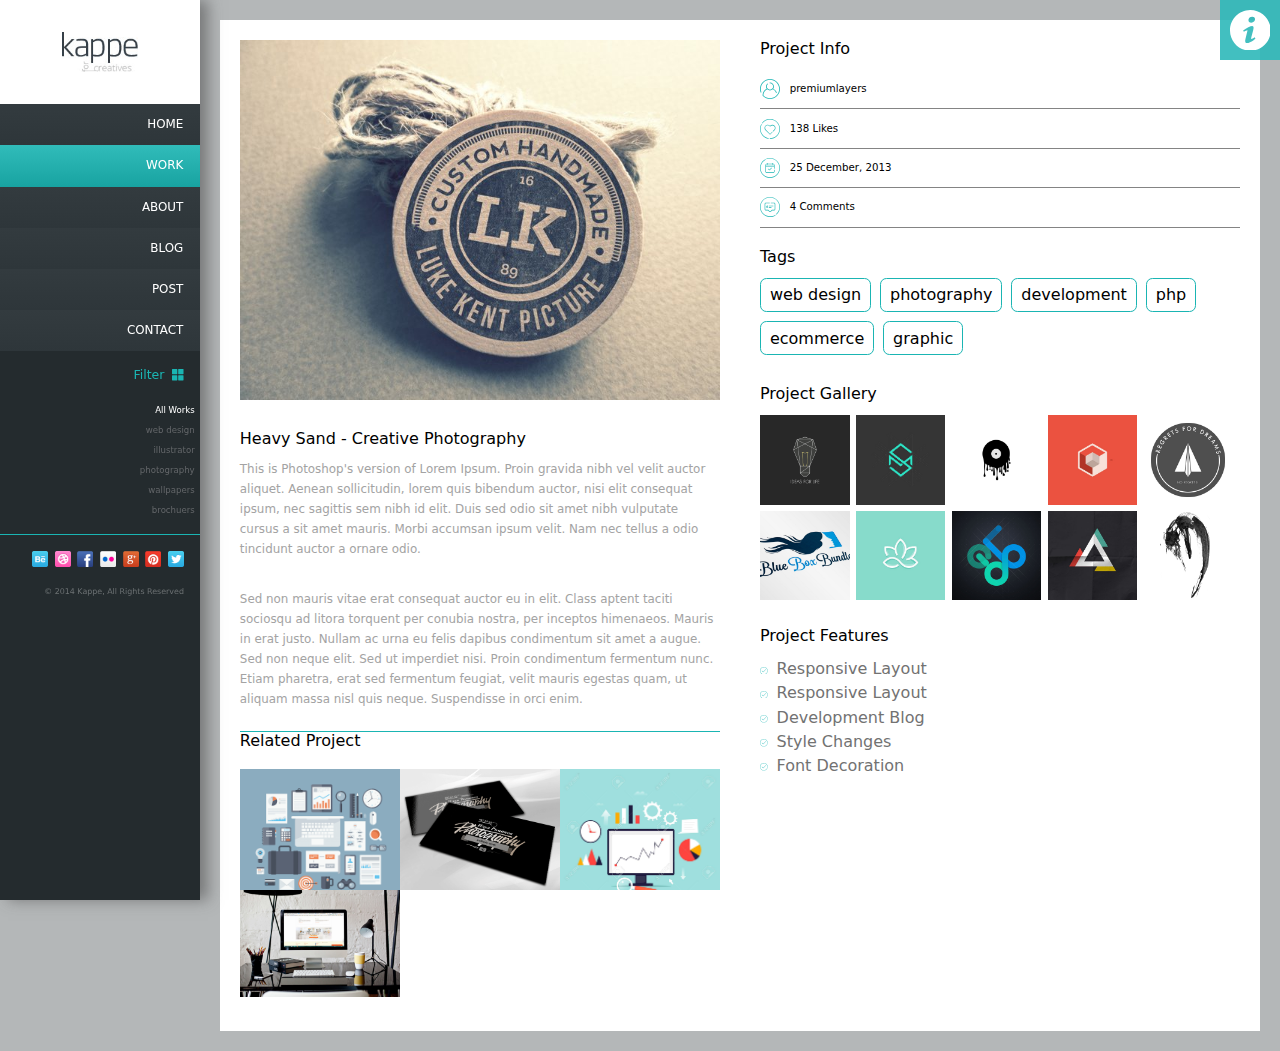
<file: m4/work.html>
<!DOCTYPE html>
<html lang="en">
<head>
    <meta charset="UTF-8">
    <title></title>
    <link rel="stylesheet" href="CSS/style.css">
    <script src="JS/jq.js"></script>
    <script src="JS/control.js"></script>
</head>
<body>
  
    <div id="info_box">
        <ul>
            <li><svg version="1.1" id="Capa_1" xmlns="http://www.w3.org/2000/svg" xmlns:xlink="http://www.w3.org/1999/xlink" x="0px" y="0px" viewBox="0 0 348.077 348.077" style="enable-background:new 0 0 348.077 348.077;" xml:space="preserve">
                    <path d="M340.273,275.083l-53.755-53.761c-10.707-10.664-28.438-10.34-39.518,0.744l-27.082,27.076
                        c-1.711-0.943-3.482-1.928-5.344-2.973c-17.102-9.476-40.509-22.464-65.14-47.113c-24.704-24.701-37.704-48.144-47.209-65.257
                        c-1.003-1.813-1.964-3.561-2.913-5.221l18.176-18.149l8.936-8.947c11.097-11.1,11.403-28.826,0.721-39.521L73.39,8.194
                        C62.708-2.486,44.969-2.162,33.872,8.938l-15.15,15.237l0.414,0.411c-5.08,6.482-9.325,13.958-12.484,22.02
                        C3.74,54.28,1.927,61.603,1.098,68.941C-6,127.785,20.89,181.564,93.866,254.541c100.875,100.868,182.167,93.248,185.674,92.876
                        c7.638-0.913,14.958-2.738,22.397-5.627c7.992-3.122,15.463-7.361,21.941-12.43l0.331,0.294l15.348-15.029
                        C350.631,303.527,350.95,285.795,340.273,275.083z"/>
                </svg> 9930 1234 5679</li>
            <li><svg version="1.1" id="Capa_1" xmlns="http://www.w3.org/2000/svg" xmlns:xlink="http://www.w3.org/1999/xlink" x="0px" y="0px" viewBox="0 0 550.795 550.795" style="enable-background:new 0 0 550.795 550.795;" xml:space="preserve">
                    <path d="M501.613,491.782c12.381,0,23.109-4.088,32.229-12.16L377.793,323.567c-3.744,2.681-7.373,5.288-10.801,7.767
                        c-11.678,8.604-21.156,15.318-28.434,20.129c-7.277,4.822-16.959,9.737-29.045,14.755c-12.094,5.024-23.361,7.528-33.813,7.528
                        h-0.306h-0.306c-10.453,0-21.72-2.503-33.813-7.528c-12.093-5.018-21.775-9.933-29.045-14.755
                        c-7.277-4.811-16.75-11.524-28.434-20.129c-3.256-2.387-6.867-5.006-10.771-7.809L16.946,479.622
                        c9.119,8.072,19.854,12.16,32.234,12.16H501.613z"/>
                    <path d="M31.047,225.299C19.37,217.514,9.015,208.598,0,198.555V435.98l137.541-137.541
                        C110.025,279.229,74.572,254.877,31.047,225.299z"/>
                    <path d="M520.059,225.299c-41.865,28.336-77.447,52.73-106.75,73.195l137.486,137.492V198.555
                        C541.98,208.396,531.736,217.306,520.059,225.299z"/>
                    <path d="M501.613,59.013H49.181c-15.784,0-27.919,5.33-36.42,15.979C4.253,85.646,0.006,98.97,0.006,114.949
                        c0,12.907,5.636,26.892,16.903,41.959c11.267,15.061,23.256,26.891,35.961,35.496c6.965,4.921,27.969,19.523,63.012,43.801
                        c18.917,13.109,35.368,24.535,49.505,34.395c12.05,8.396,22.442,15.667,31.022,21.701c0.985,0.691,2.534,1.799,4.59,3.269
                        c2.215,1.591,5.018,3.61,8.476,6.107c6.659,4.816,12.191,8.709,16.597,11.683c4.4,2.975,9.731,6.298,15.985,9.988
                        c6.249,3.685,12.143,6.456,17.675,8.299c5.533,1.842,10.655,2.766,15.367,2.766h0.306h0.306c4.711,0,9.834-0.924,15.368-2.766
                        c5.531-1.843,11.42-4.608,17.674-8.299c6.248-3.69,11.572-7.02,15.986-9.988c4.406-2.974,9.938-6.866,16.598-11.683
                        c3.451-2.497,6.254-4.517,8.469-6.102c2.057-1.476,3.605-2.577,4.596-3.274c6.684-4.651,17.1-11.892,31.104-21.616
                        c25.482-17.705,63.01-43.764,112.742-78.281c14.957-10.447,27.453-23.054,37.496-37.803c10.025-14.749,15.051-30.22,15.051-46.408
                        c0-13.525-4.873-25.098-14.598-34.737C526.461,63.829,514.932,59.013,501.613,59.013z"/>
                </svg> contact@domain.com</li>
            <li><svg version="1.1" id="Capa_1" xmlns="http://www.w3.org/2000/svg" xmlns:xlink="http://www.w3.org/1999/xlink" x="0px" y="0px" viewBox="0 0 495.398 495.398" style="enable-background:new 0 0 495.398 495.398;" xml:space="preserve">
                    <path d="M487.083,225.514l-75.08-75.08V63.704c0-15.682-12.708-28.391-28.413-28.391c-15.669,0-28.377,12.709-28.377,28.391
                        v29.941L299.31,37.74c-27.639-27.624-75.694-27.575-103.27,0.05L8.312,225.514c-11.082,11.104-11.082,29.071,0,40.158
                        c11.087,11.101,29.089,11.101,40.172,0l187.71-187.729c6.115-6.083,16.893-6.083,22.976-0.018l187.742,187.747
                        c5.567,5.551,12.825,8.312,20.081,8.312c7.271,0,14.541-2.764,20.091-8.312C498.17,254.586,498.17,236.619,487.083,225.514z"/>
                    <path d="M257.561,131.836c-5.454-5.451-14.285-5.451-19.723,0L72.712,296.913c-2.607,2.606-4.085,6.164-4.085,9.877v120.401
                        c0,28.253,22.908,51.16,51.16,51.16h81.754v-126.61h92.299v126.61h81.755c28.251,0,51.159-22.907,51.159-51.159V306.79
                        c0-3.713-1.465-7.271-4.085-9.877L257.561,131.836z"/>
                </svg> street adress example</li>
        </ul>
    </div>
   
    <header class="flex__jcontent_start">
       <div id="logo" class="main_flex__nowrap flex__jcontent_center flex__align-items_center">
           <img src="img/logo.jpg" alt="">
       </div>
       
       <button type="button" id="menu_btn">Menu</button>
        
        <nav id="main_nav">
           <li><a href="index.html">Home</a></li>
           <li><a class="active" href="work.html">Work</a></li>
           <li><a href="about.html">About</a></li>
           <li><a href="blog.html">Blog</a></li>
           <li><a href="post.html">Post</a></li>
           <li><a href="contact.html">Contact</a></li>
        </nav>
        
        <div id="filter">
           <div id="title_filter" class="main_flex__nowrap flex__jcontent_end flex__align-center_center flex__align-items_center">
               Filter <svg version="1.1" id="Capa_1" xmlns="http://www.w3.org/2000/svg" xmlns:xlink="http://www.w3.org/1999/xlink" x="0px" y="0px" viewBox="0 0 271.673 271.673" style="enable-background:new 0 0 271.673 271.673;" xml:space="preserve">

                <path d="M114.939,0H10.449C4.678,0,0,4.678,0,10.449v104.49c0,5.771,4.678,10.449,10.449,10.449h104.49
                    c5.771,0,10.449-4.678,10.449-10.449V10.449C125.388,4.678,120.71,0,114.939,0z"/>
                <path d="M261.224,0h-104.49c-5.771,0-10.449,4.678-10.449,10.449v104.49c0,5.771,4.678,10.449,10.449,10.449h104.49
                    c5.771,0,10.449-4.678,10.449-10.449V10.449C271.673,4.678,266.995,0,261.224,0z"/>
                <path d="M114.939,146.286H10.449C4.678,146.286,0,150.964,0,156.735v104.49c0,5.771,4.678,10.449,10.449,10.449h104.49
                    c5.771,0,10.449-4.678,10.449-10.449v-104.49C125.388,150.964,120.71,146.286,114.939,146.286z"/>
                <path d="M261.224,146.286h-104.49c-5.771,0-10.449,4.678-10.449,10.449v104.49c0,5.771,4.678,10.449,10.449,10.449h104.49
                    c5.771,0,10.449-4.678,10.449-10.449v-104.49C271.673,150.964,266.995,146.286,261.224,146.286z"/>
            </svg>
        </div>
            <ul>
                <li><a class="active" href="#">All Works</a></li>
                <li><a href="#">web design</a></li>
                <li><a href="#">illustrator</a></li>
                <li><a href="#">photography</a></li>
                <li><a href="#">wallpapers</a></li>
                <li><a href="#">brochuers</a></li>
            </ul>
       </div>
       
       <div id="soc_bar" class="main_flex__nowrap flex__jcontent_end flex__align-items_center">
            <a href="#"><img src="img/webicon-behance.png" alt=""></a>
            <a href="#"><img src="img/webicon-dribbble.png" alt=""></a>
            <a href="#"><img src="img/webicon-facebook.png" alt=""></a>
            <a href="#"><img src="img/webicon-flickr.png" alt=""></a>
            <a href="#"><img src="img/webicon-googleplus.png" alt=""></a>
            <a href="#"><img src="img/webicon-pinterest.png" alt=""></a>
            <a href="#"><img src="img/webicon-twitter.png" alt=""></a>
       </div>
       
       <p id="cop">© 2014 Kappe, All Rights Reserved</p>
        
   </header>
    
    <main>
        
        <div class="wrap white">
           
            <div class="info_work_box main_flex flex__jcontent_between flex__align-center_stretch flex__align-items_start">
                <div class="left_info">
                    <div class="img_box_work">
                        <img src="img/main_12.jpg" alt="">
                    </div>
                    <div class="about_work">
                        <h1>Heavy Sand - Creative Photography</h1>
                        <p>
                            This is Photoshop's version  of Lorem Ipsum. Proin gravida nibh vel velit auctor aliquet. 
                            Aenean sollicitudin, lorem quis bibendum auctor, nisi elit consequat ipsum, nec sagittis sem 
                            nibh id elit. Duis sed odio sit amet nibh vulputate cursus a sit amet mauris. Morbi accumsan 
                            ipsum velit. Nam nec tellus a odio tincidunt auctor a ornare odio.
                        </p>
                        <p>
                            Sed non  mauris vitae erat consequat auctor eu in elit. Class aptent taciti sociosqu ad litora 
                            torquent per conubia nostra, per inceptos himenaeos. Mauris in erat justo. Nullam ac urna eu 
                            felis dapibus condimentum sit amet a augue. Sed non neque elit. Sed ut imperdiet nisi. Proin 
                            condimentum fermentum nunc. Etiam pharetra, erat sed fermentum feugiat, velit mauris egestas 
                            quam, ut aliquam massa nisl quis neque. Suspendisse in orci enim.
                        </p>
                    </div>
                    <div class="r_pr">
                        <p class="title_info">
                            Related Project
                        </p>
                        <div class="list_r_pr main_flex flex__align-items_center">
                            <a href="#"><img src="img/main_17.jpg" alt=""></a>
                            <a href="#"><img src="img/main_7.png" alt=""></a>
                            <a href="#"><img src="img/main_20.jpg" alt=""></a>
                            <a href="#"><img src="img/main_14.jpg" alt=""></a>
                        </div>
                    </div>
                </div>
                <div class="right_info">
                    <div class="pr_info">
                        <p class="title_info">Project Info</p>
                        <ul>
                            <li>
                                <svg version="1.1" id="" xmlns="http://www.w3.org/2000/svg" xmlns:xlink="http://www.w3.org/1999/xlink" x="0px" y="0px" viewBox="0 0 294.812 294.812" 
                                   style="enable-background:new 0 0 294.812 294.812;" xml:space="preserve">
                                    <path d="M251.654,43.164c-57.479-57.48-151.006-57.48-208.485,0C23.002,63.331,9.207,88.667,3.274,116.434
                                        c-5.776,27.037-3.884,55.049,5.471,81.006c1.124,3.117,4.563,4.733,7.679,3.61c3.118-1.124,4.734-4.562,3.61-7.679
                                        c-8.595-23.849-10.333-49.586-5.025-74.431c5.447-25.496,18.119-48.766,36.645-67.292c52.801-52.801,138.714-52.801,191.515,0
                                        c25.145,25.146,39.221,58.571,39.634,94.12c0.413,35.484-12.811,69.176-37.234,94.868c-0.289,0.304-0.575,0.61-0.861,0.916
                                        c-0.506,0.541-1.011,1.083-1.539,1.611c-52.801,52.801-138.714,52.801-191.515,0c-0.281-0.281-0.555-0.567-0.826-0.853
                                        c-0.014-0.554-0.026-1.1-0.026-1.638c0-1.208,0.023-2.411,0.067-3.61c0.015-0.401,0.045-0.798,0.065-1.198
                                        c0.039-0.797,0.076-1.594,0.134-2.387c0.035-0.473,0.086-0.941,0.128-1.412c0.063-0.715,0.122-1.43,0.2-2.141
                                        c0.055-0.502,0.127-1,0.19-1.5c0.085-0.675,0.166-1.352,0.266-2.024c0.076-0.512,0.166-1.019,0.25-1.528
                                        c0.107-0.655,0.211-1.31,0.332-1.961c0.095-0.515,0.204-1.025,0.308-1.537c0.129-0.639,0.256-1.279,0.398-1.914
                                        c0.115-0.515,0.243-1.027,0.366-1.539c0.15-0.625,0.299-1.25,0.461-1.87c0.135-0.514,0.281-1.024,0.423-1.535
                                        c0.171-0.612,0.341-1.225,0.524-1.833c0.153-0.51,0.317-1.016,0.479-1.522c0.192-0.601,0.384-1.203,0.587-1.799
                                        c0.172-0.503,0.352-1.003,0.532-1.503c0.213-0.592,0.427-1.184,0.651-1.772c0.19-0.497,0.387-0.989,0.585-1.482
                                        c0.233-0.581,0.468-1.162,0.712-1.738c0.208-0.49,0.422-0.976,0.638-1.462c0.253-0.571,0.509-1.14,0.773-1.705
                                        c0.225-0.481,0.455-0.959,0.688-1.436c0.274-0.561,0.551-1.121,0.835-1.676c0.241-0.47,0.486-0.938,0.735-1.404
                                        c0.294-0.552,0.593-1.102,0.898-1.649c0.257-0.46,0.517-0.918,0.781-1.373c0.314-0.541,0.633-1.079,0.958-1.615
                                        c0.273-0.45,0.549-0.898,0.829-1.344c0.334-0.53,0.673-1.057,1.017-1.58c0.288-0.439,0.578-0.876,0.873-1.31
                                        c0.353-0.52,0.714-1.034,1.078-1.547c0.303-0.427,0.606-0.853,0.916-1.274c0.373-0.508,0.754-1.011,1.137-1.511
                                        c0.317-0.414,0.633-0.828,0.957-1.237c0.393-0.497,0.795-0.988,1.198-1.477c0.329-0.4,0.658-0.8,0.994-1.195
                                        c0.414-0.486,0.837-0.965,1.261-1.443c0.342-0.386,0.682-0.773,1.03-1.153c0.434-0.474,0.877-0.939,1.321-1.404
                                        c0.354-0.372,0.706-0.745,1.066-1.112c0.455-0.462,0.92-0.914,1.384-1.368c0.364-0.355,0.725-0.714,1.095-1.064
                                        c0.478-0.452,0.967-0.893,1.454-1.335c0.372-0.337,0.739-0.678,1.116-1.01c0.503-0.443,1.019-0.873,1.532-1.306
                                        c0.376-0.317,0.748-0.639,1.129-0.951c0.531-0.434,1.075-0.855,1.617-1.279c0.378-0.295,0.75-0.597,1.132-0.887
                                        c0.571-0.433,1.154-0.851,1.736-1.271c0.367-0.266,0.727-0.538,1.099-0.799c0.642-0.451,1.299-0.886,1.954-1.323
                                        c0.323-0.215,0.639-0.438,0.964-0.65c0.854-0.555,1.723-1.092,2.598-1.622c0.136-0.082,0.268-0.17,0.405-0.252
                                        c1.012-0.606,2.038-1.194,3.076-1.766c0.355-0.195,0.72-0.378,1.079-0.569c0.689-0.368,1.376-0.739,2.077-1.091
                                        c0.449-0.226,0.909-0.438,1.362-0.657c0.572-0.277,1.142-0.557,1.721-0.824c10.875,10.388,25.382,16.269,40.44,16.269
                                        c15.058,0,29.566-5.882,40.441-16.271c21.229,9.825,38.604,27.454,48.037,48.892c1.334,3.032,4.873,4.411,7.908,3.076
                                        c3.033-1.335,4.41-4.876,3.075-7.908c-10.318-23.45-28.281-42.189-51.018-53.501c6.597-9.677,10.166-21.104,10.166-32.896
                                        c0-32.317-26.292-58.609-58.609-58.609c-3.313,0-6,2.687-6,6s2.687,6,6,6c25.701,0,46.609,20.909,46.609,46.609
                                        c0,11.492-4.271,22.558-12.025,31.157c-0.001,0.001-0.002,0.002-0.003,0.003c-8.854,9.818-21.458,15.449-34.582,15.449
                                        s-25.729-5.631-34.582-15.449c-0.001-0.002-0.003-0.003-0.005-0.004c-7.753-8.602-12.023-19.665-12.023-31.155
                                        c0-12.544,4.911-24.312,13.829-33.134c2.356-2.331,2.376-6.13,0.045-8.485c-2.33-2.357-6.129-2.375-8.485-0.046
                                        C94.978,80.023,88.802,94.82,88.802,110.594c0,11.78,3.56,23.199,10.146,32.871c-0.059,0.029-0.116,0.061-0.174,0.091
                                        c-0.468,0.234-0.925,0.482-1.389,0.721c-0.711,0.368-1.424,0.734-2.125,1.117c-0.496,0.27-0.981,0.554-1.472,0.831
                                        c-0.655,0.371-1.311,0.74-1.957,1.123c-0.501,0.298-0.994,0.606-1.49,0.911c-0.62,0.382-1.24,0.763-1.851,1.156
                                        c-0.499,0.321-0.989,0.651-1.482,0.979c-0.593,0.395-1.185,0.792-1.769,1.198c-0.491,0.342-0.976,0.691-1.461,1.04
                                        c-0.57,0.411-1.138,0.824-1.699,1.245c-0.481,0.361-0.956,0.727-1.43,1.095c-0.55,0.427-1.096,0.857-1.636,1.294
                                        c-0.468,0.378-0.932,0.761-1.394,1.146c-0.531,0.444-1.058,0.893-1.58,1.347c-0.453,0.393-0.903,0.789-1.349,1.19
                                        c-0.515,0.463-1.023,0.931-1.528,1.403c-0.436,0.407-0.871,0.815-1.301,1.23c-0.499,0.482-0.99,0.971-1.48,1.462
                                        c-0.418,0.419-0.836,0.837-1.246,1.262c-0.485,0.503-0.961,1.015-1.436,1.527c-0.397,0.428-0.797,0.854-1.187,1.289
                                        c-0.475,0.528-0.937,1.067-1.401,1.604c-0.373,0.432-0.749,0.86-1.115,1.297c-0.471,0.563-0.927,1.137-1.386,1.709
                                        c-0.341,0.426-0.689,0.846-1.024,1.277c-0.482,0.62-0.948,1.252-1.416,1.882c-0.294,0.396-0.596,0.785-0.884,1.185
                                        c-0.592,0.82-1.165,1.652-1.733,2.488c-0.149,0.22-0.307,0.434-0.455,0.655c-0.707,1.056-1.394,2.124-2.063,3.204
                                        c-0.231,0.373-0.448,0.754-0.674,1.129c-0.433,0.719-0.868,1.437-1.285,2.166c-0.26,0.455-0.506,0.918-0.759,1.377
                                        c-0.365,0.66-0.732,1.318-1.082,1.986c-0.26,0.495-0.506,0.996-0.759,1.495c-0.326,0.644-0.653,1.287-0.966,1.938
                                        c-0.249,0.518-0.486,1.042-0.727,1.563c-0.296,0.643-0.593,1.285-0.877,1.934c-0.234,0.535-0.458,1.075-0.683,1.614
                                        c-0.271,0.647-0.54,1.294-0.798,1.946c-0.217,0.548-0.425,1.099-0.633,1.65c-0.246,0.654-0.489,1.309-0.723,1.968
                                        c-0.198,0.559-0.39,1.121-0.58,1.684c-0.223,0.661-0.44,1.324-0.65,1.991c-0.179,0.567-0.352,1.136-0.522,1.706
                                        c-0.2,0.673-0.393,1.348-0.58,2.026c-0.158,0.572-0.313,1.145-0.462,1.721c-0.177,0.685-0.345,1.373-0.509,2.063
                                        c-0.137,0.576-0.273,1.151-0.4,1.729c-0.154,0.699-0.297,1.402-0.437,2.106c-0.115,0.576-0.232,1.152-0.338,1.731
                                        c-0.131,0.718-0.249,1.44-0.366,2.163c-0.092,0.57-0.189,1.139-0.272,1.711c-0.109,0.746-0.201,1.496-0.295,2.246
                                        c-0.069,0.556-0.145,1.111-0.206,1.669c-0.086,0.786-0.152,1.577-0.221,2.368c-0.046,0.527-0.101,1.052-0.139,1.582
                                        c-0.064,0.883-0.106,1.77-0.149,2.658c-0.021,0.441-0.054,0.879-0.07,1.321c-0.048,1.332-0.075,2.669-0.075,4.011
                                        c0,1.449,0.049,2.819,0.108,4.332c0.014,0.35,0.063,0.69,0.133,1.022c0.006,0.026,0.009,0.052,0.015,0.078
                                        c0.074,0.327,0.178,0.641,0.303,0.945c0.012,0.03,0.023,0.06,0.036,0.09c0.129,0.3,0.283,0.586,0.457,0.858
                                        c0.022,0.034,0.043,0.068,0.065,0.101c0.179,0.267,0.378,0.518,0.595,0.752c0.016,0.017,0.027,0.038,0.043,0.055l0.792,0.843
                                        c0.598,0.64,1.196,1.278,1.82,1.901c28.74,28.74,66.491,43.11,104.243,43.11s75.503-14.37,104.243-43.11
                                        c0.624-0.623,1.222-1.262,1.82-1.901l0.792-0.843c26.589-27.971,40.985-64.647,40.536-103.275
                                        C294.352,106.928,279.028,70.538,251.654,43.164z"/>
                                </svg>
                                premiumlayers
                            </li>
                            <li>
                                <svg viewBox="0 1 511 511.99901" xmlns="http://www.w3.org/2000/svg">
                                    <path d="m220.355469 494.316406c-56.453125-8.480468-108.273438-37.027344-145.910157-80.382812-38.011718-43.78125-58.949218-99.871094-58.949218-157.933594 0-38.847656 
                                        9.457031-77.445312 27.347656-111.625 1.921875-3.667969.503906-8.199219-3.164062-10.121094-3.671876-1.921875-8.203126-.503906-10.121094 3.167969-19.011719 
                                        36.3125-29.058594 77.316406-29.058594 118.578125 0 61.675781 22.238281 121.253906 62.617188 167.769531 39.976562 46.046875 95.027343 76.367188 155.007812 
                                        85.378907.378906.054687.753906.082031 1.125.082031 3.648438 0 6.847656-2.667969 7.40625-6.386719.613281-4.09375-2.207031-7.914062-6.300781-8.527344zm0 0"/>
                                    <path d="m437.449219 74.980469c-48.34375-48.351563-112.621094-74.980469-180.988281-74.980469-41.234376 0-80.601563 9.507812-117.015626 28.257812-34.730468 
                                        17.886719-65.414062 43.96875-88.734374 75.433594-2.46875 3.328125-1.769532 8.023438 1.558593 10.488282 3.324219 2.464843 8.023438 1.769531 10.488281-1.558594 
                                        21.960938-29.628906 50.855469-54.191406 83.554688-71.03125 34.265625-17.644532 71.324219-26.59375 110.148438-26.59375 64.363281 0 124.875 25.070312 170.386718 
                                        70.589844 45.511719 45.519531 70.574219 106.039062 70.574219 170.414062s-25.0625 124.894531-70.574219 170.414062c-45.515625 45.519532-106.023437 
                                        70.585938-170.386718 70.585938-4.140626 0-7.5 3.359375-7.5 7.5s3.359374 7.5 7.5 7.5c68.367187 0 132.644531-26.628906 180.992187-74.984375 48.34375-48.347656 
                                        74.96875-112.636719 74.96875-181.015625 0-68.382812-26.625-132.667969-74.972656-181.019531zm0 0"/>
                                    <path d="m267.722656 394.316406 50.300782-50.503906c2.921874-2.933594 2.910156-7.679688-.023438-10.601562-2.933594-2.925782-7.683594-2.914063-10.605469.019531l-50.289062 
                                        50.5-106.917969-107.347657c-25.542969-25.644531-25.542969-67.371093 0-93.019531 12.363281-12.410156 28.800781-19.25 46.28125-19.25s33.917969 6.839844 46.28125 
                                        19.25l9.039062 9.074219c1.40625 1.414062 3.316407 2.207031 5.3125 2.207031 1.992188 0 3.90625-.792969 5.3125-2.207031l8.546876-8.582031c12.339843-12.390625 
                                        28.742187-19.210938 46.1875-19.210938h.007812c17.445312 0 33.851562 6.824219 46.183594 19.214844l.175781.175781c25.496094 25.597656 25.496094 67.25 0 
                                        92.847656l-32.601563 32.730469c-2.921874 2.9375-2.910156 7.683594.023438 10.605469s7.683594 2.914062 10.605469-.019531l32.601562-32.730469c31.308594-31.433594 
                                        31.308594-82.582031.003907-114.011719l-.175782-.175781c-15.171875-15.238281-35.351562-23.632812-56.816406-23.632812-.003906 0-.003906 0-.007812 0-21.460938 
                                        0-41.640626 8.390624-56.8125 23.625l-3.234376 3.246093-3.722656-3.738281c-15.199218-15.257812-35.410156-23.664062-56.910156-23.664062s-41.707031 8.40625-56.90625 
                                        23.664062c-31.359375 31.480469-31.359375 82.707031 0 114.1875l106.917969 107.34375c2.835937 2.847656 6.605469 4.417969 10.621093 4.417969 4.011719 0 
                                        7.785157-1.570313 10.621094-4.414063zm0 0"/>
                                </svg>
                                138 Likes
                            </li>
                            <li>
                                <svg viewBox="0 0 512 512" xmlns="http://www.w3.org/2000/svg">
                                    <path d="m436.949219 74.980469c-48.34375-48.351563-112.621094-74.980469-180.988281-74.980469-29.117188 0-57.679688 4.851562-84.902344 14.421875-3.90625 
                                        1.371094-5.960938 5.652344-4.585938 9.5625 1.375 3.90625 5.652344 5.960937 9.5625 4.585937 25.617188-9.003906 52.507813-13.570312 79.925782-13.570312 
                                        64.359374 0 124.871093 25.066406 170.382812 70.585938 45.511719 45.519531 70.574219 106.042968 70.574219 170.414062s-25.0625 124.894531-70.574219 
                                        170.414062c-45.511719 45.519532-106.023438 70.585938-170.382812 70.585938-64.363282 
                                        0-124.875-25.066406-170.386719-70.585938-45.511719-45.519531-70.574219-106.039062-70.574219-170.414062 0-89.042969 48.796875-170.503906 
                                        127.351562-212.585938 3.652344-1.957031 5.023438-6.503906 3.070313-10.152343-1.957031-3.652344-6.503906-5.027344-10.15625-3.070313-83.433594 
                                        44.699219-135.265625 131.222656-135.265625 225.808594 0 68.378906 26.625 132.667969 74.96875 181.019531 48.34375 48.351563 112.621094 74.980469 
                                        180.992188 74.980469 68.367187 0 132.644531-26.628906 180.988281-74.980469 48.34375-48.351562 74.96875-112.640625 
                                        74.96875-181.019531s-26.625-132.667969-74.96875-181.019531zm0 0"/>
                                    <path d="m186.304688 128.3125c-4.144532 0-7.5 3.355469-7.5 7.5v10.214844h-3.097657c-21.261719 0-38.5625 17.300781-38.5625 38.566406v160.53125c0 21.265625 
                                        17.300781 38.5625 38.5625 38.5625h160.503907c21.261718 0 38.5625-17.296875 38.5625-38.5625v-36.015625c0-4.140625-3.359376-7.5-7.5-7.5-4.144532 
                                        0-7.5 3.359375-7.5 7.5v36.015625c0 12.992188-10.570313 23.5625-23.5625 23.5625h-160.503907c-12.992187 
                                        0-23.5625-10.570312-23.5625-23.5625v-129.808594h207.625v54.496094c0 4.140625 3.359375 7.5 7.5 7.5 4.144531 0 7.5-3.359375 
                                        7.5-7.5v-85.21875c0-21.265625-17.296875-38.566406-38.558593-38.566406h-3.097657v-10.214844c0-4.144531-3.355469-7.5-7.5-7.5-4.140625 0-7.5 
                                        3.355469-7.5 7.5v10.214844h-124.308593v-10.214844c0-4.144531-3.359376-7.5-7.5-7.5zm131.808593 32.714844v8.691406c0 4.140625 3.359375 7.5 7.5 7.5 4.144531 
                                        0 7.5-3.359375 7.5-7.5v-8.691406h3.097657c12.992187 0 23.5625 10.570312 23.5625 23.566406v15.722656h-207.625v-15.722656c0-12.996094 10.566406-23.566406 
                                        23.558593-23.566406h3.097657v8.691406c0 4.140625 3.359374 7.5 7.5 7.5 4.140624 0 7.5-3.359375 7.5-7.5v-8.691406zm0 0"/>
                                    <path d="m289.9375 250.695312-47.796875 47.808594-20.160156-20.164062c-2.929688-2.929688-7.675781-2.929688-10.605469 0-2.929688 2.929687-2.929688 7.675781 
                                        0 10.605468l25.460938 25.464844c1.40625 1.410156 3.3125 2.199219 5.304687 2.199219 1.988281 0 3.894531-.792969 
                                        5.304687-2.199219l53.101563-53.109375c2.929687-2.929687 2.925781-7.679687 0-10.605469-2.933594-2.925781-7.679687-2.925781-10.609375 0zm0 0"/>
                                </svg>
                                25 December, 2013
                            </li>
                            <li>
                                <svg viewBox="0 0 512 512" xmlns="http://www.w3.org/2000/svg">
                                    <path d="m436.949219 74.980469c-48.34375-48.351563-112.621094-74.980469-180.988281-74.980469-68.371094 0-132.648438 26.628906-180.992188 74.980469-48.34375 
                                        48.351562-74.96875 112.640625-74.96875 181.019531s26.625 132.667969 74.96875 181.019531c48.34375 48.351563 112.621094 74.980469 180.992188 74.980469 
                                        48.921874 0 96.476562-13.851562 137.523437-40.054688 3.492187-2.230468 4.515625-6.867187 
                                        2.289063-10.355468-2.230469-3.492188-6.867188-4.519532-10.359376-2.289063-38.632812 24.664063-83.398437 37.699219-129.453124 37.699219-64.363282 
                                        0-124.875-25.066406-170.386719-70.585938-45.511719-45.519531-70.574219-106.039062-70.574219-170.414062s25.0625-124.894531 
                                        70.574219-170.414062c45.511719-45.519532 106.023437-70.585938 170.386719-70.585938 64.359374 0 124.871093 25.066406 170.382812 70.585938 45.511719 
                                        45.519531 70.574219 106.042968 70.574219 170.414062 0 69.605469-30.09375 135.800781-82.5625 181.617188-3.121094 2.726562-3.441407 7.460937-.71875 
                                        10.582031 2.726562 3.121093 7.464843 3.441406 10.582031.71875 55.734375-48.664063 87.699219-118.980469 87.699219-192.917969 
                                        0-68.378906-26.625-132.667969-74.96875-181.019531zm0 0"/>
                                    <path d="m244.660156 146.03125h-93.574218c-17.382813 0-31.523438 14.140625-31.523438 
                                        31.523438v134.414062c0 17.382812 14.140625 31.523438 31.523438 31.523438h51.988281c1.574219 0 3.054687.613281 4.164062 1.726562l36.699219 
                                        36.707031c3.980469 3.980469 9.269531 6.171875 14.898438 6.171875 5.625 0 10.914062-2.191406 14.890624-6.171875l36.703126-36.707031c1.097656-1.097656 
                                        2.613281-1.726562 4.160156-1.726562h46.242187c17.382813 0 31.523438-14.140626 
                                        31.523438-31.523438v-134.414062c0-17.382813-14.140625-31.523438-31.523438-31.523438h-77.558593c-4.144532 0-7.5 3.355469-7.5 7.5 0 4.140625 3.355468 
                                        7.5 7.5 7.5h77.558593c9.109375 0 16.523438 7.410156 16.523438 16.523438v134.414062c0 9.109375-7.414063 16.523438-16.523438 16.523438h-46.242187c-5.578125 
                                        0-10.824219 2.175781-14.769532 6.121093l-36.699218 36.707031c-1.148438 1.144532-2.667969 1.777344-4.285156 
                                        1.777344-1.621094 0-3.144532-.632812-4.289063-1.777344l-36.699219-36.707031c-3.945312-3.945312-9.191406-6.117187-14.773437-6.117187h-51.988281c-9.109376 
                                        0-16.523438-7.414063-16.523438-16.527344v-134.414062c0-9.113282 7.414062-16.523438 16.523438-16.523438h93.574218c4.144532 0 7.5-3.359375 
                                        7.5-7.5 0-4.144531-3.355468-7.5-7.5-7.5zm0 0"/>
                                    <path d="m344.871094 231.375c0-4.140625-3.355469-7.5-7.5-7.5h-103.808594c-4.140625 0-7.5 3.359375-7.5 7.5 0 4.144531 3.359375 7.5 7.5 7.5h103.808594c4.144531 
                                        0 7.5-3.355469 7.5-7.5zm0 0"/>
                                    <path d="m233.5625 259.058594c-4.140625 0-7.5 3.359375-7.5 7.5 0 4.144531 3.359375 7.5 7.5 7.5h53.84375c4.144531 0 7.5-3.355469 7.5-7.5 
                                        0-4.140625-3.355469-7.5-7.5-7.5zm0 0"/>
                                    <path d="m191.113281 213.976562c-3.488281-2.234374-8.128906-1.21875-10.359375 2.269532l-14.496094 22.621094c-2.140624 3.347656-3.273437 7.210937-3.273437 
                                        11.183593v13.664063c0 7.488281 6.09375 13.585937 13.585937 13.585937h12.703126c7.492187 0 13.585937-6.097656 
                                        13.585937-13.585937v-11.449219c0-7.492187-6.09375-13.589844-13.585937-13.589844h-5.074219l9.1875-14.335937c2.230469-3.492188 
                                        1.214843-8.128906-2.273438-10.363282zm-3.253906 39.699219v8.625h-9.875v-8.625zm0 0"/>
                                </svg>
                                4 Comments
                            </li>
                        </ul>
                    </div>
                    <div class="tags">
                        <p class="title_info">
                            Tags
                        </p>
                        <div class="list_tags main_flex flex__jcontent_start flex__align-items_center">
                            <div class="tag">
                                web design
                            </div>
                            <div class="tag">
                                photography
                            </div>
                            <div class="tag">
                                development
                            </div>
                            <div class="tag">
                                php
                            </div>
                            <div class="tag">
                                ecommerce
                            </div>
                            <div class="tag">
                                graphic
                            </div>
                        </div>
                    </div>
                    <div class="gall">
                        <p class="title_info">
                            Project Gallery
                        </p>
                        <div class="list_gall main_flex flex__jcontent_start flex__align-items_center">
                            <div class="img_gal">
                                <img src="img/proj_1.png" alt="">
                            </div>
                            <div class="img_gal">
                                <img src="img/proj_2.jpg" alt="">
                            </div>
                            <div class="img_gal">
                                <img src="img/proj_3.jpg" alt="">
                            </div>
                            <div class="img_gal">
                                <img src="img/proj_4.jpg" alt="">
                            </div>
                            <div class="img_gal">
                                <img src="img/proj_5.jpg" alt="">
                            </div>
                            <div class="img_gal">
                                <img src="img/proj_6.jpg" alt="">
                            </div>
                            <div class="img_gal">
                                <img src="img/proj_7.jpg" alt="">
                            </div>
                            <div class="img_gal">
                                <img src="img/proj_8.jpg" alt="">
                            </div>
                            <div class="img_gal">
                                <img src="img/proj_9.jpg" alt="">
                            </div>
                            <div class="img_gal">
                                <img src="img/proj_10.jpg" alt="">
                            </div>
                        </div>
                    </div>
                    <div class="pr_f">
                        <p class="title_info">
                            Project Features
                        </p>
                        <ul>
                            <li>
                                <svg version="1.1" id="" xmlns="http://www.w3.org/2000/svg" xmlns:xlink="http://www.w3.org/1999/xlink" x="0px" y="0px" 
                                    viewBox="0 0 52 52" style="enable-background:new 0 0 52 52;" xml:space="preserve">
                                    <path d="M26,0C11.664,0,0,11.663,0,26s11.664,26,26,26s26-11.663,26-26S40.336,0,26,0z M26,50C12.767,50,2,39.233,2,26
                                        S12.767,2,26,2s24,10.767,24,24S39.233,50,26,50z"/>
                                    <path d="M38.252,15.336l-15.369,17.29l-9.259-7.407c-0.43-0.345-1.061-0.274-1.405,0.156c-0.345,0.432-0.275,1.061,0.156,1.406
                                        l10,8C22.559,34.928,22.78,35,23,35c0.276,0,0.551-0.114,0.748-0.336l16-18c0.367-0.412,0.33-1.045-0.083-1.411
                                        C39.251,14.885,38.62,14.922,38.252,15.336z"/>
                                </svg>
                                Responsive Layout
                            </li>
                            <li>
                                <svg version="1.1" id="" xmlns="http://www.w3.org/2000/svg" xmlns:xlink="http://www.w3.org/1999/xlink" x="0px" y="0px" 
                                    viewBox="0 0 52 52" style="enable-background:new 0 0 52 52;" xml:space="preserve">
                                    <path d="M26,0C11.664,0,0,11.663,0,26s11.664,26,26,26s26-11.663,26-26S40.336,0,26,0z M26,50C12.767,50,2,39.233,2,26
                                        S12.767,2,26,2s24,10.767,24,24S39.233,50,26,50z"/>
                                    <path d="M38.252,15.336l-15.369,17.29l-9.259-7.407c-0.43-0.345-1.061-0.274-1.405,0.156c-0.345,0.432-0.275,1.061,0.156,1.406
                                        l10,8C22.559,34.928,22.78,35,23,35c0.276,0,0.551-0.114,0.748-0.336l16-18c0.367-0.412,0.33-1.045-0.083-1.411
                                        C39.251,14.885,38.62,14.922,38.252,15.336z"/>
                                </svg>
                                Responsive Layout
                            </li>
                            <li>
                                <svg version="1.1" id="" xmlns="http://www.w3.org/2000/svg" xmlns:xlink="http://www.w3.org/1999/xlink" x="0px" y="0px" 
                                    viewBox="0 0 52 52" style="enable-background:new 0 0 52 52;" xml:space="preserve">
                                    <path d="M26,0C11.664,0,0,11.663,0,26s11.664,26,26,26s26-11.663,26-26S40.336,0,26,0z M26,50C12.767,50,2,39.233,2,26
                                        S12.767,2,26,2s24,10.767,24,24S39.233,50,26,50z"/>
                                    <path d="M38.252,15.336l-15.369,17.29l-9.259-7.407c-0.43-0.345-1.061-0.274-1.405,0.156c-0.345,0.432-0.275,1.061,0.156,1.406
                                        l10,8C22.559,34.928,22.78,35,23,35c0.276,0,0.551-0.114,0.748-0.336l16-18c0.367-0.412,0.33-1.045-0.083-1.411
                                        C39.251,14.885,38.62,14.922,38.252,15.336z"/>
                                </svg>
                                Development Blog
                            </li>
                            <li>
                                <svg version="1.1" id="" xmlns="http://www.w3.org/2000/svg" xmlns:xlink="http://www.w3.org/1999/xlink" x="0px" y="0px" 
                                    viewBox="0 0 52 52" style="enable-background:new 0 0 52 52;" xml:space="preserve">
                                    <path d="M26,0C11.664,0,0,11.663,0,26s11.664,26,26,26s26-11.663,26-26S40.336,0,26,0z M26,50C12.767,50,2,39.233,2,26
                                        S12.767,2,26,2s24,10.767,24,24S39.233,50,26,50z"/>
                                    <path d="M38.252,15.336l-15.369,17.29l-9.259-7.407c-0.43-0.345-1.061-0.274-1.405,0.156c-0.345,0.432-0.275,1.061,0.156,1.406
                                        l10,8C22.559,34.928,22.78,35,23,35c0.276,0,0.551-0.114,0.748-0.336l16-18c0.367-0.412,0.33-1.045-0.083-1.411
                                        C39.251,14.885,38.62,14.922,38.252,15.336z"/>
                                </svg>
                                Style Changes
                            </li>
                            <li>
                                <svg version="1.1" id="" xmlns="http://www.w3.org/2000/svg" xmlns:xlink="http://www.w3.org/1999/xlink" x="0px" y="0px" 
                                    viewBox="0 0 52 52" style="enable-background:new 0 0 52 52;" xml:space="preserve">
                                    <path d="M26,0C11.664,0,0,11.663,0,26s11.664,26,26,26s26-11.663,26-26S40.336,0,26,0z M26,50C12.767,50,2,39.233,2,26
                                        S12.767,2,26,2s24,10.767,24,24S39.233,50,26,50z"/>
                                    <path d="M38.252,15.336l-15.369,17.29l-9.259-7.407c-0.43-0.345-1.061-0.274-1.405,0.156c-0.345,0.432-0.275,1.061,0.156,1.406
                                        l10,8C22.559,34.928,22.78,35,23,35c0.276,0,0.551-0.114,0.748-0.336l16-18c0.367-0.412,0.33-1.045-0.083-1.411
                                        C39.251,14.885,38.62,14.922,38.252,15.336z"/>
                                </svg>
                                
                                Font Decoration
                            </li>
                        </ul>
                    </div>
                    
                </div>
            </div>
        </div>
        
        
    </main>
    
    <div id="info">
        <svg version="1.1" id="Capa_1" xmlns="http://www.w3.org/2000/svg" xmlns:xlink="http://www.w3.org/1999/xlink" x="0px" y="0px" viewBox="0 0 92 92" style="enable-background:new 0 0 92 92;" xml:space="preserve">
	 <path style="fill:#fff;" d="M45.385,0.004C19.983,0.344-0.333,21.215,0.004,46.619c0.34,25.393,21.209,45.715,46.611,45.377
			c25.398-0.342,45.719-21.213,45.381-46.615C91.656,19.986,70.785-0.335,45.385,0.004z M50.484,15.333
			c4.676,0,6.057,2.714,6.057,5.815c0,3.877-3.104,7.461-8.396,7.461c-4.43,0-6.537-2.229-6.414-5.91
			C41.731,19.597,44.33,15.333,50.484,15.333z M38.497,74.75c-3.195,0-5.537-1.938-3.301-10.467l3.666-15.125
			c0.637-2.424,0.744-3.393,0-3.393c-0.959,0-5.107,1.674-7.557,3.322l-1.598-2.617c7.773-6.491,16.712-10.299,20.544-10.299
			c3.195,0,3.727,3.779,2.131,9.594l-4.199,15.9c-0.744,2.811-0.424,3.779,0.318,3.779c0.961,0,4.102-1.166,7.188-3.59l1.811,2.424
			C49.939,71.838,41.69,74.75,38.497,74.75z"/>
        </svg>
    </div>
    
</body>
</html>
</file>
<file: m1/css/style.css>
/* reset*/
html, body, div, span, applet, object, iframe,
h1, h2, h3, h4, h5, h6, p, blockquote, pre, 
a, abbr, acronym, address, big, cite, code,
del, dfn, em, img, ins, kdb, q, s, samp, 
small, strike, strong, sub, sup, tt, var,
b, u, i, center,
dl, dt, dd, ol, ul, li,
fieldset, form, label, legend,
table, caption, tbody, tfoot, thead, tr, th, td, 
article, aside, canvas, details, embed, 
figure, figcaption, footer, header, hgroup,
menu, nav, output, ruby, section, summary
time, mark, audio, video{
    margin: 0;
    padding: 0;
    border: 0;
    font-size: 100%;
    font: inherit;
    vertical-align: baseline;
}
html{
    height: 100%;
}
body{
    height: 100%;
    font: 14px/18px 'Times New Roman', Times, sans-serif;
    background-color: #FFF;
    
}

ol, ul{
    list-style: none;
}

*{
    margin: 0;
    padding: 0;
    outline: 0;
    
    -webkit-box-sizing: border-box;
    -moz-box-sizing: border-box;
    box-sizing: border-box;
}

a, a:hover{text-decoration: none;}

.clearfix:before, .clearfix:afteer{
    content: " ";
    display: table;
}
.clearfix:after{
    clear: both;
}

.left{float: left;}
.right{float: right;}
.text-right{text-align: right;}
.text-left{text-align: left;}


.container{
    width: 940px;
    margin: 0 auto;
}

#header{
    position: absolute;
    top 20px;
    width: 100%;
    left: 0;
    right: 0;
    padding: 20px 0;
}
.logo{                        /*лого слева*/
    float: left;
}
.nav{                        /* навигация справа */
    float: right;
    padding-top: 5px;
}
.nav li{
    float: left;
    margin-right: 40px;
}
.nav li:last-child{
    margin-right: 0;
}
.nav a{
    text-transform: uppercase;
    font: 14px Arial, sans-serif;
    color: #fff;
}
.nav a:hover{color: #fed136;}

#home{
    height: 700px;
    /* цвет, если браузер не отобразит картинку + не зацикливать её + по центру + позиционируем чтобы не обрезалась */
    background: #222 url('../img/home-bg.jpg') no-repeat center bottom;   
    
            background-size: cover;        /* растянуть картинку */
    -webkit-background-size: cover;
       -moz-background-size: cover;
         -o-background-size: cover;
    
    padding-top: 270px;
    text-align: center;
    color: #fff;
}
#home h3{
    font: 40px/40px Arial, sans-serif;
    margin-bottom: 40px;
}
#home h1{
    text-transform: uppercase;
    font: 75px/75px Arial, sans-serif;
    margin-bottom: 50px;
}
.btn{
    padding: 20px 30px;
    background: #fed136;
    border: 0;
    color: #fff;
    font: bold 24px/24px Arial, sans-serif;
    text-transform: uppercase;
    display: inline-block;        /* если кновка будет ссылкой, то чтобы в ссылке были блочные элементы */
    cursor: pointer;
    
            border-radius: 5px;    /* закруглённые уголки */
    -webkit-border-radius: 5px;
       -moz-border-radius: 5px;
         -o-border-radius: 5px;
}
.btn:hover{
    background: #e7ba1d;
    color: #fff;
}

/* 2 */
.box{
    padding: 120px 0;
    
}
#services{
    text-align: center;
}
h2.title{
    font: bold 40px/40px Arial, sans-serif;
    color:  #222;
    text-transform: uppercase;
    margin-bottom: 10px;
}
h5.title{
    font: bold 18px/18px Arial, sans-serif;
    color:  #222;
    margin-bottom: 10px;
}
.descr{
    font: 16px;
    margin-bottom: 10px;
    color: #777;
    margin-bottom: 70px;
}
.services-wrap,
.portfolio-wrap,
.about-link,
#message{
    padding-top: 0px;
    padding-bottom: 120px;
}
.services-item{
    float: left;
    width: 33.33%;
    padding: 90px 20px; 0
    line-height: 24px;    /* расстояние между строками */
}

.services-item p{
    font-size: 14px;
    color: #777;
}
.commerce{
    background: url('../img/blok-1.png') no-repeat center top;
}
.responsive{
    background: url('../img/blok-2.png') no-repeat center top;
}
.security{
    background: url('../img/blok-3.png') no-repeat center top;
}

/* 3 */
#portfolio{
    background: #f7f7f7;
    text-align: center;
    padding-bottom: 820px;
}

.portfolio-item{
    width: 31%;
    margin-bottom: 50px;
    margin-right: 3.5%;
    float: left;
    color: #fff;
}
.portfolio-item:nth-child(3n){    /* каждый 3й элемент */
    margin-right: 0;
}
.portfolio-item:nth-last-child(1), 
.portfolio-item:nth-last-child(2), 
.portfolio-item:nth-last-child(3){
    margin-bottom: 0;
}

.p-item-footer{
    padding: 25px 20px;
    color: #737373;
    background-color: white;
    /*margin-bottom: 0;*/
}
.p-item-footer h5.title{
    margin-bottom: 4px;
}

/* 4 */
#about{
    text-align: center;
    padding-bottom: 1300px;
}
.about-text{
    width: 35%;
}
.about-text h5{
    line-height: 24px;
}
.about-text h5 span{
    text-transform: uppercase;
}
.about-text p{
    font-size: 14px;
    line-height: 24px;
    color: #777;
}
.about-img{
    width: 30%;
    margin-right: 1px;
    margin-bottom: 0;
    margin-top: 0;
}
.about-img:after{
    content: ' ';
    display: block;
    margin: -5px auto;
    height: 93px;
    width: 3px;
    background: #f1f1f1;

}
.about-img img, .about-link{
    width: 177px;
    height: 177px;
    border: 7px solid #f1f1f1;
    display: inline-block;         /* чтобы не было нижнего отступа */
    
            border-radius: 50%;   /* закруглённые уголки */
    -webkit-border-radius: 50%;
       -moz-border-radius: 50%;
         -o-border-radius: 50%;
}
.about-link{
    background: #fed136;
    font: bold 18px/30px Arial, sans-serif;
    color: #f1f1f1;
    text-transform: uppercase;
    padding-top: 25px;
    margin-left: 380px;
    text-shadow: 0 1px rgba(0, 0, 0, .1);
}

/* 5 */ 
#team{
    text-align: center;
    background-color: #f1f1f1;
    padding-bottom: 1px;
}
.team-item{
    float:left;
    width: 33.33%;
    padding: 0 10px;
}
.team-item img{
    margin-bottom: 15px;
    border: 7px solid #222;
            border-radius: 50%;   /* закруглённые уголки */
    -webkit-border-radius: 50%;
       -moz-border-radius: 50%;
         -o-border-radius: 50%; 
}
.team-info{
    margin-top: 475px;
    margin-bottom: 120px;
}
.cat{
    font: 14px/14px Arial, sans-serif;
    color: #777;
}
.social{
    margin-top: 10px;
}
.social a{
    display: inline-block;
    width: 40px;
    height: 40px;
    margin-right: 0 3px;
    border: 3px solid #222;
    background: url('../img/social-sprite.png') no-repeat;
            border-radius: 50%;   /* закруглённые уголки */
    -webkit-border-radius: 50%;
       -moz-border-radius: 50%;
         -o-border-radius: 50%; 
}
.social a.black{background-color: #222;}

.social a.ic-tw{background-position: 0 0;}
.social a.ic-tw.black{background-position: 0 -40px;}
.social a.ic-tw:hover{
    background-position: 0 -40px;
    border-color: #00aced;
    background-color: #00aced;
}

.social a.ic-fb{background-position: -40px 0;}
.social a.ic-fb.black{background-position: -40px -40px;}
.social a.ic-fb:hover{
    background-position: -40px -40px;
    border-color: #3b5998;
    background-color: #3b5998;    
}

.social a.ic-pn{background-position: -80px 0;}
.social a.ic-pn.black{background-position: -80px -40px;}
.social a.ic-pn:hover{
    background-position: -80px -40px;
    border-color: #cb2028;
    background-color: #cb2028;
}
.social a.ic-gl{background-position: -120px 0;}
.social a.ic-gl.black{background-position: -120px -40px;}
.social a.ic-gl:hover{
    background-position: -120px -40px;
    border-color: #d95232;
    background-color: #d95232;
}

/* 6 */
#brand{
    padding: 60px 0;
    text-align: center;    
}
#brand a{
    display: inline-block;
    margin-right: 40px;
}
#brand a:last-child{
    margin-right: 0;
}
#brand img{
    vertical-align: middle;
}

/* 7 */
#contact{
    text-align: center;
    background: #222 url('../img/maps-bg.png') no-repeat right bottom;
    padding-bottom: 0;
}
#contact h2.title{
    color: #fff;
}

/* 8 */
#message .left,
#message .right{
    width: 48%;
}
#message input[type="text"],
#message textarea{
    background: #fff;
    width: 100%;
    box-shadow: none;
    margin-bottom: 30px;
    padding: 15px 20px;
    font: bold 14px/14px Arial, sans-serif;
    color: #222;
            border-radius: 5px;    /* закруглённые уголки */
    -webkit-border-radius: 5px;
       -moz-border-radius: 5px;
         -o-border-radius: 5px;
    
}
#message input[type="text"]{
    height: 50px;
    border: 1px solid #ccc;
}
#message textarea{
    border: none;
    height: 210px;
    resize: none;        /* пользователь не может изменить размер */
}

::webkit-input-placeholder{
    text-transform: uppercase;
    font: bold 14px/14px Arial, sans-serif;
    color: #bbb;
}
::moz-placeholder{
    text-transform: uppercase;
    font: bold 14px/14px Arial, sans-serif;
    color: #bbb;
}
::o-input-placeholder{
    text-transform: uppercase;
    font: bold 14px/14px Arial, sans-serif;
    color: #bbb;
}
.input-placeholder{
    text-transform: uppercase;
    font: bold 14px/14px Arial, sans-serif;
    color: #bbb;
}
.btn[type="submit"]{
    margin-left: 31%;
}

/* 9 */
#copyright{
    padding: 25px 0;
    background-color: #f1f1f1;
}
#copyright a{
    font: 14px/14px Arial, sans-serif;
    color: #555;
    margin-top: -10px;
    margin-right: 10px;
    margin-left: 0px;
}
#copyright .social{
    margin-top: 0;
    margin-left: 485px;
}
</file>
<file: m4/CSS/style.css>
/* reset */
@charset utf-8; 
html, body, div, span, applet, object, iframe, h1, h2, h3, h4, h5, h6, p, 
blockquote, pre, a, abbr, acronym, address, big, cite, code, del, dfn, em, 
font, img, ins, kbd, q, s, samp, small, strike, strong, sub, sup, tt, var, 
b, u, i, center, dl, dt, dd, ol, ul, li, fieldset, form, label, legend, table,
caption, tbody, tfoot, thead, tr, th, td{
    background: none repeat scroll 0 0 transparent;
    border: 0 none;
    font-size: 100%;
    outline: 0 none;
    vertical-align: baseline;
    margin: 0;
    padding: 0;
}
table{
    border-collapse: collapse;
    border-spacing: 0;
}
adress, article, aside, canvas, details, figcaption, figure, footer, header,
hgroup, menu, nav, section, summary{display: block;} 

*{
    -webkit-box-sizing: border-box;
       -moz-box-sizing: border-box;
        -ms-box-sizing: border-box;
            box-sizing: border-box;
}

a, a:hover, button, button:hover, .anime{
       -moz-transition: all 200ms linear;
        -ms-transition: all 200ms linear;
         -o-transition: all 200ms linear;
    -webkit-transition: all 200ms linear;
            transition: all 200ms linear;
    cursor: pointer;
}

.main_flex{display:flex;
    display:-webkit-flex;
    -webkit-flex-flow:row wrap;
            flex-flow:row wrap}

.main_flex__nowrap{
    display:flex;
    display:-webkit-flex;
    -webkit-flex-flow:row nowrap;
            flex-flow:row nowrap
}

.flex__jcontent_between{
            justify-content:space-between;
    -webkit-justify-content:space-between
}

.flex__jcontent_start{
            justify-content:flex-start;
    -webkit-justify-content:flex-start
}

.flex__jcontent_end{
            justify-content:flex-end;
    -webkit-justify-content:flex-end
}

.flex__jcontent_center{
            justify-content:center;
    -webkit-justify-content:center
}

.flex__jcontent_around{
            justify-content:space-around;
    -webkit-justify-content:space-around
}

.flex__auto{
            flex:auto;
    -webkit-flex:auto;
        -ms-flex:auto
}

.flex__align-items_start{
            align-items:flex-start;
    -webkit-align-items:flex-start
}

.flex__align-items_end{
            align-items:flex-end;
    -webkit-align-items:flex-end
}

.flex__align-items_baseline{
            align-items:baseline;    
    -webkit-align-items:baseline
}

.flex__align-items_stretch{
            align-items:stretch;
    -webkit-align-items:stretch
}

.flex__align-items_center{
            align-items:center;
    -webkit-align-items:center
}

.flex__align-content_flex-start{
            align-content:flex-start;
    -webkit-align-content:flex-start
}
.flex__align-content_flex-end{
            align-content:flex-end;
    -webkit-align-content:flex-end
}
.flex__align-content_space-between{
            align-content:space-between;
    -webkit-align-content:space-between
}
.flex__align-content_center{
            align-content:center;
    -webkit-align-content:center
}
.flex__align-content_space-around{
            align-content:space-around;
    -webkit-align-content:space-around
}
.flex__align-content_stretch{
            align-content:stretch;
    -webkit-align-content:stretch
}
.flex__flex-grow_01{
            flex-grow:1;
    -webkit-flex-grow:1
}
.flex__flex-grow_02{
            flex-grow:2;
    -webkit-flex-grow:2
}
.flex__flex-grow_03{
            flex-grow:3;
    -webkit-flex-grow:3
}
.flex__flex-grow_04{
            flex-grow:4;
    -webkit-flex-grow:4
}

.w5{width:5%;max-width:5%}
.w10{width:10%;max-width:10%}
.w15{width:15%;max-width:15%}
.w20{width:20%;max-width:20%}
.w25{width:25%;max-width:25%}
.w30{width:30%;max-width:30%}
.w35{width:35%;max-width:35%}
.w40{width:40%;max-width:40%}
.w45{width:45%;max-width:45%}
.w50{width:50%;max-width:50%}
.w55{width:55%;max-width:55%}
.w60{width:30%;max-width:60%}
.w65{width:65%;max-width:65%}
.w70{width:70%;max-width:70%}
.w75{width:75%;max-width:75%}
.w80{width:80%;max-width:80%}
.w85{width:85%;max-width:85%}
.w90{width:90%;max-width:90%}
.w95{width:95%;max-width:95%}
.w100{width:100%;max-width:100%}

.main_flex__nowrap_reverse {
    display:flex;
    display:-webkit-flex;
            -webkit-flex-flow:row-reverse nowrap;
    flex-flow:row-reverse nowrap;
}


/* header */
body{
    font-family: Segoe, "Segoe UI", "DejaVu Sans", "trebuchet MS", Verdana, "sans-serif";
    background-color: #b4b7b8;
}
header{
    position: fixed;
    top: 0;
    left: 0;
    z-index: 50;
    height: 100vh;    /* 100% from screen height */
    width: 15.62vw;
    background-color: #242b2e;
    color: #6b7072;
    box-shadow: 8px 0px 14px 0px rgba(70,70,70,0.55); 
    flex-direction: column;
    flex-flow: column nowrap;
    display: flex;
}

#logo{
    width: 100%;
    height: 11.57vh;
    background-color: #fff;
}

#logo img{width: 6vw}

/* nav */
#main_nav a{
    text-decoration: none;
    color: #fff;
    text-transform: uppercase;
    font-size: 0.93vmax; 
    line-height: 1.66vmax;
    height: 3.22vmax;
    width: 100%;
    display: flex;
    flex-flow: row nowrap;
    justify-content: flex-end;
    align-content: center;
    align-items: center;
    background-color: #2f373b;
    background: #333b3f;
    background:    -moz-linear-gradient(top, #333b3f -1%, #333b3f 0%, #2e363a 100%);
    background: -webkit-linear-gradient(top, #333b3f -1%, #333b3f 0%, #2e363a 100%);
    background:         linear-gradient(top, #333b3f -1%, #333b3f 0%, #2e363a 100%);
    filter: progid:DXImageTransform.Microsoft.gradient(startColorstr = '#333b3f', endColorstr = '#2e363a', GradientType = 0);
    padding-right: 1.3vmax;    
}

#main_nav a:hover{
    background: #31bcba;
    background:    -moz-linear-gradient(top, #31bcba -1%, #18a3a1 100%);
    background: -webkit-linear-gradient(top, #31bcba -1%, #18a3a1 100%);
    background:         linear-gradient(top, #31bcba -1%, #18a3a1 100%);
    filter: progid:DXImageTransform.Microsoft.gradient(startColorstr = '#31bcba', endColorstr = '#18a3a1', GradientType = 0);
}

nav li{list-style: none;}

#title_filter{
    color: #1ab5b3;
    fill: #1ab5b3;
    font-size: 0.98vmax;
    padding: 1.25vmax;
}

#title_filter svg{
    width: 0.9vmax;
    height: 0.9vmax;
    margin-left: 0.62vmax;
}

#filter li{
    list-style: none;
    width: 100%;
    text-align: right;    
}

#filter a{
    font-size: 0.67vmax;
    line-height: 1.25vmax;
    text-align: right;
    padding: 0.41vmax;
    text-decoration: none;
    color: #636669;
}
#filter a.active{color: #fff;}
#filter a:hover{color: #fff;}

#soc_bar img{
    width: 1.25vmax;
    height: 1.25vmax;
}

#soc_bar a{margin-left: 0.52vmax;}
#soc_bar a:hover{transform: scale(0.8);}

#soc_bar{
    padding: 1.25vmax;
    border-top: 1px solid #1ab5b3;
    width: 100%;
    margin-top: 1.25vmax;
}

#cop{
    text-align: right;
    width: 100%;
    font-size: 0.62vmax;
    color: #6b7072;
    padding-right: 1.25vmax;
}

/* main */

main{
    width: 100%;
    min-height: 100vh;
    padding-left: 15.62vw;
}

.work_box{
    height: 16.16vw;
    max-width: 21.09vw;
    width: 25%;
    position: relative;
    overflow: hidden;
}

.work_box img{
    width: calc(100% + 5vw);;
    height: auto;
    position: absolute;
    z-index: 1;
}

.work_box a{
    position: absolute;
    z-index: 2;
    top: 0;
    left: 0;
    display: flex;
    width: 100%;
    height: inherit;
    background-color: rgba(45,184,185,0.9);
    color: #fff;
    flex-flow: column nowrap;
    justify-content: center;
    align-items: center;
    text-decoration: none;
    opacity: 0;
}
.work_box a:hover{opacity: 1;}

.arrow{
    width: 3vw;
    height: 3vw;
    fill: #fff;
}

.work_box h2{
    font-size: 1.25vw;
    font-weight: 400;
    margin-bottom: 0.78vw;
}
.work_box h3{
    font-size: 0.62vw;
    font-weight: 400;
}
.work_box h3:after{
	content: '';
    width: 50%;
    height: 1px;
    margin: 1vw auto;
    display: block;
    background-color: #fff;
}

#info{
    position: fixed;
    top: 0;
    right: 0;
    z-index: 5;
    width: 4.68vw;
    height: 4.68vw;
    background-color: rgba(45,184,185,0.9);
    padding: 0.75vw;
    cursor: pointer;
}

#main_nav .active{
	background:    -moz-linear-gradient(top, #31bcba -1%, #18a3a1 100%);
    background: -webkit-linear-gradient(top, #31bcba -1%, #18a3a1 100%);
    background:         linear-gradient(top, #31bcba -1%, #18a3a1 100%);
    filter: progid:DXImageTransform.Microsoft.gradient(startColorstr = '#31bcba', endColorstr = '#18a3a1', GradientType = 0);
}

#info_box svg{
    height: 0.88vw;
    fill: #fff;
    margin-right: 0.52vw;
}
#info_box{
    position: fixed;
    right: 0;
    z-index: 5;
    background-color: rgba(0,0,0,0.7);
    padding: 1vw 3.85vw 1vw 1vw;
    top: 4.68vw;
    color: #fff;
    transform: translateX(100%);
    transition: all 0.35s;
}
#info_box.open{
    transform: translateX(0%);
    transition: all 0.35s;
}

#info_box li{
    list-style: none;
    font-size: 0.83vmax;
    display: flex;
    flex-flow: row nowrap;
    align-items: center;
    align-content: center;
    line-height: 0.78vmax;
    margin-bottom: 1vw;
}
#info_box li:last-of-type{margin-bottom: 0;}

.wrap{
    margin: 1.56vw;
    padding: 1.56vw;
}

.white{background-color: #fff;}

.info_work_box .left_info,
.info_work_box .right_info,
.info_about_box .left_info,
.info_about_box .right_info{width: 48%;}

.info_work_box .left_info .img_box_work{
    width: 100%;
    overflow: hidden;
    height: 29.16vw;
}

.left_info .img_box_about{
    width: 100%;
    overflow: hidden;
    height: 15.72vw;
}

.info_work_box .left_info .img_box_work img,
.left_info .img_box_about img{
    width: 100%;
    height: auto;    
}

.info_work_box .left_info .about_work,
.info_about_box .about{
	margin-top: 1.3vw;
    padding-bottom: 1.6vw;
    border-bottom: 1px solid #1ab5b3;
    color: #a3a3a3;
    font-size: 0.93vw;
    line-height: 1.56vw;
}

.info_work_box .left_info .about_work h1,
.title_info,
.info_about_box .about h1{
    font-size: 1.25vw;
    line-height: 1.36vw;
    color: #000;
    margin-bottom: 1vw;
    font-weight: 400;
}

.info_work_box .left_info .about_work p,
.info_about_box .about p{margin-bottom: 2.39vw;}

.info_work_box .left_info .about_work p:last-of-type,
.info_about_box .about p:last-of-type{margin-bottom: 0;}

.pr_info li{
    list-style: none;
    display: flex;
    flex-flow: row nowrap;
    justify-content: flex-start;
    font-size: 0.8vw;
    line-height: 1.56vw;
    padding: 0.72vw 0;
    border-bottom:  1px solid #848484;
} 

.pr_info svg{
    width: 1.56vw;
    height: 1.56vw;
    fill: #1ab5b3;
    margin-right: 0.76vw;
}

.pr_info,
.tags{margin-bottom: 1.56vw;}

.tag{
    margin-right: 0.7vw;
    border: 1px solid #1ab5b3;
    padding: 0.5vw 0.7vw;
    border-radius: 0.5vw;
    margin-bottom: 0.76vw;
}
.tag:last-child{margin-right: 0;}

.gall,
.our,
.testimonials,
.service{margin-bottom: 1.56vw;}

.img_gal{
    width: 7vw;
    height: 7vw;
    margin-right: 0.49vw;
    margin-bottom: 0.49vw;
}
.img_gal:nth-child(5n){margin-right: 0;}

.img_gal img{
    width: 7vw;
    height: 7vw;
    overflow: hidden;
}

.pr_f li{list-style: none;}

.pr_f li svg{
    fill: #1ab5b3;
    width: 0.6vw;
    height: 0.6vw;
    margin-right: 0.3vw;
}

.list_r_pr a{
    display: block;
    width: 33.33%;
    height: 9.47vw;
    overflow: hidden;
}

.list_r_pr a img{width: 100%;}

.list_r_pr,
.staff_box{margin-top: 1.56vw;}

/* about */

.staff,
.you{
    width: 11.82vw;
    height: 9.37vw;
    position: relative;
    overflow: hidden;
    margin-right: 0.7vw;
    margin-bottom: 1vw;
}
.staff:nth-of-type(3n){margin-right: 0;}

.staff a{
    display: flex;
    flex-flow: column nowrap;
    justify-content: center;
    align-items: center;
    width: inherit;
    height: inherit;
    background-color: rgba(45,184,185,0.9);
    color: #fff;
    position: absolute;
    top: 0;
    left: 0;
    z-index: 1;
    opacity: 0;
    text-decoration: none;
    font-size: 0.72vw;
}
.staff a:hover{ opacity: 1;}

.staff img{
	position: absolute;
    top: 0;
    z-index: 0;  
}

.staff h4{font-size: 0.83vw;}

.you{
	margin-right: 0;
    background-color: #1ab5b3;
    display: flex;
    flex-flow: column nowrap;
    justify-content: center;
    align-items: center;
    cursor: pointer;
}

.you span{
	text-transform: uppercase;
    color: #1ab5b3;
    background-color: #fff;
    font-size: 1.25vw;
    border-radius: 0.6vw;
    padding: 0.78vw 1vw;
}

.our li{
    list-style: none;
    display: block;
    margin-bottom: 0.93vw;
    font-size: 0.78vw;
    color: #727272;
}

.our li p:last-of-type{color: #000;}

.prog{
    width: 100%;
    height: 1.77vw;
    border: 1px solid #ececec;
    margin-top: 0.5vw;
}

.pr_bar{
	background-color: #1ab5b3 ;
    height: inherit; 
}

.testimonials .huw{
    width: 100%;
    height: 4.16vw;
    background-color: #1ab5b3;
    color: #fff;
}

.testimonials .huw h3{
    font-style: italic;
    font-size: 0.78vw;
    font-weight: 400;
    margin-left: 1.25vw;
}

.testimonials .huw img{
    width: 4.16vw;
    height: 4.16vw;
}

.testimonials_text{
    padding: 1.56vw;
    border: 1px solid #ececec;
    color: #a3a3a3;
    font-size: 0.93vw;
    line-height: 1.56vw;
}

.service li{
	font-size: 0.72vw;
    color: #848484;
    margin-bottom: 1vw;
}

.service ul{list-style-position: inside;}

/* blog */
.wrap_blog{
    margin: 0.76vw;
    padding: 0.76vw;
}

.box_post {
	width: 15.31vw;
    height: auto;
    margin-bottom: 0.65vw;
    background-color: #fff;
    overflow: hidden;
    color: #9c9c9c;
    font-size: 0.67vw;
    line-height: 1.14vw;
}

.img_post {
	width: 100%;
    overflow: hidden;
}

.img_post img{width: 100%;}

.img_post_h1 {height: 12vw;}      /* 230 */
.img_post_h2 {height: 13.6vw;}    /* 262 */
.img_post_h3 {height: 9.58vw;}    /* 184 */
.img_post_h4 {height: 7.34vw;}    /* 141 */
.img_post_h5 {height: 12vw;}      /* 316 */
.img_post_h6 {height: 12vw;}      /* 168 */
.img_post_h7 {height: 13.8vw;}    /* 265 */

.about_post {
	padding: 1vw;
    border-bottom: 1px solid #e3e3e3;
}

.about_post h2{
	color: #242424;
    font-size: 0.93vw;
    margin-bottom: 0.78vw;
    font-weight: 400;
}

.info_post {padding: 1vw;}

.info_post svg{
	height: 0.83vw;
    fill: #000;
    margin-right: 0.5vw;
}

.com_post {margin-right: 1vw;}

.single_link a{
    position: relative;
    width: 100%;
    height: inherit;
    display: flex;
    justify-content: center;
    align-items: center;
}

.single_link a svg{
    position: absolute;
    fill: #1ab5b3;
    width: 3vw;
    height: 3vw;
    top: calc(50% - 1.5vw);
    left: calc(50% - 1.5vw); 
    z-index: 1;
    opacity: 0;
}
.single_link a:hover svg{opacity: 1;}

.single_link a img{
    position: relative;
    z-index: 0;
    height: 100%;
}

.another{
	color: #fff;
    background-color: #3bb4ff;
    flex-flow: column;
    padding: 2vw 1.5vw;
    font-size: 0.72vw;
}

.another h3{
    text-align: center;
    font-size: 0.72vw;
    font-weight: 400;
    margin-bottom: 0.72vw;
}

.another a{
    color: #fff;
    font-style: italic;
}

.post_form{
	background-color: #242b2e;
    border-left: 0.78vw solid #1ab5b3;
    padding: 1.3vw 2vw;
}

.post_form h2{
    font-size: 1.09vw;
    color: #fff;
    font-weight: 400;
    margin-bottom: 0.78vw;
}

.post_form p{font-size: 0.72vw;}

.rew{
    background-color: #242b2e;
    padding: 1.82vw 1.56vw;
    color: #1ab5b3;
    font-family: Constantinia, "Lucida Bright", "DejaVu Serif", Georgia, "sans-serif";
    font-style: italic;
    flex-flow: column;
}

.rew h4{
	color: #fff;
    font-size: 1.09vw;
    margin-bottom: 1.25vw;
    text-align: center;
    line-height: 1.35vw;
    font-weight: 400;
}

.rew p{
	font-size: 2.56vw;
    line-height: 1.56vw;
}

.name_rew {
	font-size: 0.93vw !important;
    font-family: Segoe, "Segoe UI", "DejaVu Sans", "Trebuchet MS", Veranda, "sans-serif";
    font-style: normal;
    margin-top: -1ve;
}

.more {
	border: none;
    color: #fff;
    text-transform: uppercase;
    background-color: #1ab5b3;
    font-size: 1vw;
    padding: 1.3vw;
}

/* post */

#comments{
    padding-top: 1.6vw;
    padding-bottom: 1.6vw;
    border-bottom: 1px solid #1ab5b3;
}

#comments h4{
    font-size: 1.25vw;
    font-weight: 400;
    margin-bottom: 1.14vw;
}

#list_comments ul{
    list-style: none;
    position: relative;
}

#list_comments li{margin-bottom: 1.66vw;}

.img_comment img{height: 100%;}

.img_comment{
    width: 4.16vw;
    height: 4.16vw;
    overflow: hidden;
    text-align: center;
    margin-right: 1.14vw;
}

.about_comment h5{
    font-size: 0.72vw;
    color: #3c3c3c;
    border-bottom: 1px solid #e5e5e5;
    font-weight: 400;
    padding-bottom: 0.5vw;   
}

.about_comment h5 span{color: #d1d1d1;}

.about_comment p{
	color: #a3a3a3;
    font-size: 0.93vw;
    margin-top: 0.83vw;
}

#list_comments ul ul{
    margin-left: 2vw;
    padding-left: 2vw;
}

#list_comments ul ul:before{
    content: '';
    display: block;
    background-image: url('../img/Line.png');
    background-repeat: no-repeat;
    background-position: center;
    background-size: cover;
    width: 2vw;
    height: 2vw;
    position: absolute;
    left: -1vw;
    fill:1ab5b3;
}

.form_comment{margin-top: 1vw;}

#left_form{
    width: 50%;
    padding-right: 0.5vw;
}

#right_form{width: 50%;}

#left_form .input{margin-bottom: 0.5vw;}
#left_form .input:last-of-type{margin-bottom: 0;}

.input input,
.input textarea{
    border: 1px solid #eaeaea;
    font-size: 0.72vmax;
    min-height: 3vw;
    width: 100%;
    padding: 0.93vw;
}

.input svg{
    width: 1.66vw;
    height: 1.66vw;
    fill: #1ab5b3;    
}

.icon_form{
    display: flex;
    justify-content: center;
    align-items: center;
    height: 3vw;
    width: 3vw;
    border: 1px solid #eaeaea;
    padding: 0.6vw;
}

#right_form .input textarea{
    resize: none;
    height: 6.5vw;
}

#right_form button{
    border: none;
    color: #fff;
    text-transform: uppercase;
    background-color: #1ab5b3;
    font-size: 1vw;
    border-radius: 0;
    width: 100%;
    height: 3vw;
    margin-top: 0.5vw; 
}

.line_sep{
    border-right: 1px solid #1ab5b3;
    padding-right: 1.56vw;
}

.pr_f li{
    color: #727272;
    padding: 0.2vw 0;
    cursor: pointer;
}
.pr_f li:hover{color: #000;}

/* contact */
#box_contact{
    width: 40.72vw;
    padding: 1.56vw;
    position: relative;
    z-index: 2;
}

#info_contact{
    color: #a3a3a3;
    padding-bottom: 1.6vw;
    border-bottom: 1px solid #1ab5b3;
    margin-bottom: 1.6vw;
}

#map{
    background-image: url('../img/map.jpg');
    background-position: center;
    background-repeat: no-repeat;
    background-size: cover;
    position: relative;
}

#map .wrap{margin: 0;}

#map_google{
    position: absolute;
    z-index: 1;
    top: 0;
    right: 0;
    height: 100vh;
    width: 100%;
}

#menu_btn{display: none;}

/* media */
@media
    only screen and (min-device-width: 320px) and (max-device-width: 480px),
    only screen and (max-width: 320px),
    only screen and (min-device-width: 768px) and (max-device-width: 1024px)
    
{
    header{
        position: relative;
        width: 100%;
        height: auto;
    }
    
    #logo{height: 20vh;}
    
    #logo img{width: 35vw;}
    
    #main_nav a{
        justify-content: center;
        font-size: 2.5vmax;
        height: 6vmax;
    }
    
    #main_nav,
    #filter,
    #soc_bar,
    #cop{display: none;}
    
    #main_nav.open{display: block;}
    
    #menu_btn{
        display: block;
        font-size: 3vmax;
        color: #1ab5b3;
        padding: 3vw;
        width: 100%;     
        background-color: #242b2e;
        box-shadow: 8px 0px 14px 0px rgba(70,70,70,0.55); 
    }
    
    main{padding-left: 0;}
    
    .work_box{
        width: 50%;
        height: 50vw;
        max-width: 50vw;
    }
    
    .info_work_box .left_info,
    .info_work_box .right_info,
    .info_about_box .left_info,
    .info_about_box .right_info{width: 100%;}
    
    .info_work_box .left_info .img_box_work{height: 45vw;}
    
    .info_work_box .left_info .about_work,
    .info_about_box .about{
	    font-size: 3vw;
        line-height: 6vw;
        margin-top: 3vw;
        padding-bottom: 3vw;
    }
    
    .info_work_box .left_info .about_work h1,
    .title_info,
    .info_about_box .about h1{
	    font-size: 4.25vw;
        line-height: 6.35vw;
    }
    
    .list_r_pr a{height: 20vw;}
    
    .right_info {margin-top: 3vw;}
    
    .pr_info li{
        font-size: 3vw;
        line-height: 12vw;
    }
    
    .pr_info li img{
        margin-right: 2.67vw;
        height: 9vw;
    }
    
    .tag{
        font-size: 4vw;
        padding: 2.83vw 3.09vw;
        margin-right: 2.52vw;
        margin-bottom: 2.52vw;
    }
    
    .img_gal{
        width: 20vw;
        height: 20vw;
    }
    
    .pr_f li{font-size: 4vw;}
    
    .pr_info, .tags, .gall, .our, 
    .testimonials, .service {margin-bottom: 4vw;}
    
    .left_info .img_box_about{
	    width: 100%;
        overflow: hidden;
        height: 40vw;
    }
    
    .staff, .you{
        width: 30vw;
        height: 20vw;
    }
    
    .you span{
        font-size: 4vw;
        border-radius: 1.6vw;
        padding: 2.78vw 3vw;
	}
    
    .our li{
	    list-style: none;
        display: block;
        margin-bottom: 1.93vw;
        font-size: 4vw;
    }
    
    .prog{
        width: 100%;
        height: 7.77vw;
    }
    
    .testimonials .huw{height: 10vw;}
    
    .testimonials .huw img{
        height: 10vw;
        width: 10vw;
    }
    
    .testimonials .huw h3{
        font-size: 4vw;
        margin-left: 4vw;
    }
    
    .testimonials_text {
	    font-size: 4vw;
        line-height: 6vw;
    }
    
    .service {font-size: 1.72vw;}
    
    #list_post{flex-flow: column nowrap;}
    
    .box_post {
	    width: 100%;
        margin-bottom: 3vw;
        font-size: 3vw;
        line-height: 5vw;
    }
    
    .img_post .img_post_h2 {height: 40vw !important;}
    
    .about_post h2{
	    font-size: 3.93vw;
        margin-bottom: 2.78vw;
        margin-top: 2.78vw;
    }
    
    .info_post svg{
	    height: 2.83vw;
        margin-right: 1.5vw;
    }
    
    .single_link a img,
    .img_post img{width: 100%;}
    
    .another h3{
        font-size: 3.72vw;
        margin-bottom: 1.72vw;
    }
    
    .post_form h2 {font-size: 2.09vw;}
    
    .post_form p{font-size: 1.72vw;}
    
    .rew h4{
        font-size: 4.09vw;
        line-height: 5.35vw;
    }
    
    .name_rew {font-size: 3.93vw;}
    
    .more {font-size: 3vw;}
    
    #box_contact{width: 100%;}
    
    #box_comment form{flex-direction: column;}
    
    #left_form, #right_form{
        width: 100%;
        padding: 0;
    }
    
    .input input, .input textarea{
        min-height: 10vw;
        font-size: 1.72vmax;
    }
    
    .icon_form {
	    height: 10vw;
        width: 10vw;
    }
    
    .icon_form img {
        width: 4.66vw;
        height: 4.66vw;
    }
    
    #right_form .input textarea{
        resize: none;
        height: 50vw;
    }
    
    #right_form button{
        height: 10vw;
        font-size: 3vw;
    }
    
    #list_comments li{margin-bottom: 3vw;}
    
    .img_comment {
	    width: 10vw;
        height: 10vw;
    }
    
    .about_comment h5{font-size: 3vw;}
    
    .about_comment p{
        font-size: 2.93vw;
        margin-top: 0.83vw;
    }
    
    #info{
        width: 10vw;
        height: 10vw;
    }
    
    #info_box{
        top: 10vw;
        padding: 3vw 3.85vw 3vw 3vw;
    }
    
    #info_box li{
        font-size: 2.83vmax;
        line-height: 3.78vmax;
    }
    
    #info_box svg{
        height: 3.88vw;
        fill: #fff;
        margin-right: 3.52vw;
    }    
}
</file>
